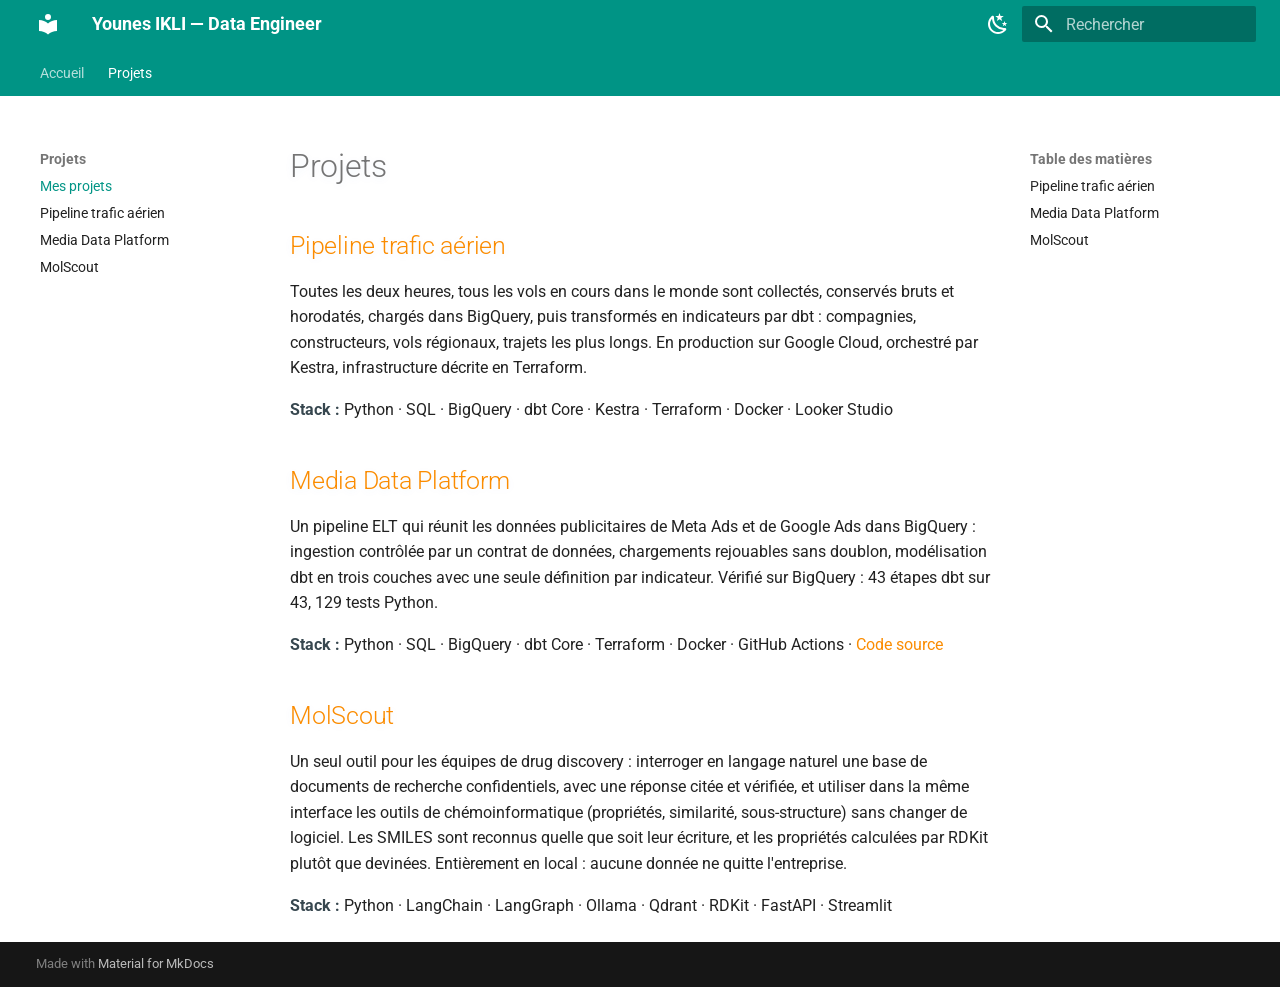
<file: projets/index.html>
<!doctype html>
<html lang="fr" class="no-js">
  <head>
    
      <meta charset="utf-8">
      <meta name="viewport" content="width=device-width,initial-scale=1">
      
        <meta name="description" content="Data Engineer : chaînes de données fiables, testées et mises en production, avec Python, SQL, dbt et le cloud.">
      
      
        <meta name="author" content="Younes IKLI">
      
      
        <link rel="canonical" href="https://y-ikli.github.io/projets/">
      
      
        <link rel="prev" href="..">
      
      
        <link rel="next" href="trafic_aerien/">
      
      
        
      
      
      <link rel="icon" href="../assets/images/favicon.png">
      <meta name="generator" content="mkdocs-1.6.1, mkdocs-material-9.7.7">
    
    
      
        <title>Mes projets - Younes IKLI — Data Engineer</title>
      
    
    
      <link rel="stylesheet" href="../assets/stylesheets/main.ec1eaa64.min.css">
      
        
        <link rel="stylesheet" href="../assets/stylesheets/palette.ab4e12ef.min.css">
      
      


    
    
      
    
    
      
        
        
        <link rel="preconnect" href="https://fonts.gstatic.com" crossorigin>
        <link rel="stylesheet" href="https://fonts.googleapis.com/css?family=Roboto:300,300i,400,400i,700,700i%7CRoboto+Mono:400,400i,700,700i&display=fallback">
        <style>:root{--md-text-font:"Roboto";--md-code-font:"Roboto Mono"}</style>
      
    
    
      <link rel="stylesheet" href="../custom.css">
    
    <script>__md_scope=new URL("..",location),__md_hash=e=>[...e].reduce(((e,_)=>(e<<5)-e+_.charCodeAt(0)),0),__md_get=(e,_=localStorage,t=__md_scope)=>JSON.parse(_.getItem(t.pathname+"."+e)),__md_set=(e,_,t=localStorage,a=__md_scope)=>{try{t.setItem(a.pathname+"."+e,JSON.stringify(_))}catch(e){}}</script>
    
      

    
    
  </head>
  
  
    
    
      
    
    
    
    
    <body dir="ltr" data-md-color-scheme="default" data-md-color-primary="teal" data-md-color-accent="indigo">
  
    
    <input class="md-toggle" data-md-toggle="drawer" type="checkbox" id="__drawer" autocomplete="off">
    <input class="md-toggle" data-md-toggle="search" type="checkbox" id="__search" autocomplete="off">
    <label class="md-overlay" for="__drawer"></label>
    <div data-md-component="skip">
      
        
        <a href="#projets" class="md-skip">
          Aller au contenu
        </a>
      
    </div>
    <div data-md-component="announce">
      
    </div>
    
    
      

<header class="md-header" data-md-component="header">
  <nav class="md-header__inner md-grid" aria-label="En-tête">
    <a href=".." title="Younes IKLI — Data Engineer" class="md-header__button md-logo" aria-label="Younes IKLI — Data Engineer" data-md-component="logo">
      
  
  <svg xmlns="http://www.w3.org/2000/svg" viewBox="0 0 24 24"><path d="M12 8a3 3 0 0 0 3-3 3 3 0 0 0-3-3 3 3 0 0 0-3 3 3 3 0 0 0 3 3m0 3.54C9.64 9.35 6.5 8 3 8v11c3.5 0 6.64 1.35 9 3.54 2.36-2.19 5.5-3.54 9-3.54V8c-3.5 0-6.64 1.35-9 3.54"/></svg>

    </a>
    <label class="md-header__button md-icon" for="__drawer">
      
      <svg xmlns="http://www.w3.org/2000/svg" viewBox="0 0 24 24"><path d="M3 6h18v2H3zm0 5h18v2H3zm0 5h18v2H3z"/></svg>
    </label>
    <div class="md-header__title" data-md-component="header-title">
      <div class="md-header__ellipsis">
        <div class="md-header__topic">
          <span class="md-ellipsis">
            Younes IKLI — Data Engineer
          </span>
        </div>
        <div class="md-header__topic" data-md-component="header-topic">
          <span class="md-ellipsis">
            
              Mes projets
            
          </span>
        </div>
      </div>
    </div>
    
      
        <form class="md-header__option" data-md-component="palette">
  
    
    
    
    <input class="md-option" data-md-color-media="" data-md-color-scheme="default" data-md-color-primary="teal" data-md-color-accent="indigo"  aria-label="Basculer en mode sombre"  type="radio" name="__palette" id="__palette_0">
    
      <label class="md-header__button md-icon" title="Basculer en mode sombre" for="__palette_1" hidden>
        <svg xmlns="http://www.w3.org/2000/svg" viewBox="0 0 24 24"><path d="m17.75 4.09-2.53 1.94.91 3.06-2.63-1.81-2.63 1.81.91-3.06-2.53-1.94L12.44 4l1.06-3 1.06 3zm3.5 6.91-1.64 1.25.59 1.98-1.7-1.17-1.7 1.17.59-1.98L15.75 11l2.06-.05L18.5 9l.69 1.95zm-2.28 4.95c.83-.08 1.72 1.1 1.19 1.85-.32.45-.66.87-1.08 1.27C15.17 23 8.84 23 4.94 19.07c-3.91-3.9-3.91-10.24 0-14.14.4-.4.82-.76 1.27-1.08.75-.53 1.93.36 1.85 1.19-.27 2.86.69 5.83 2.89 8.02a9.96 9.96 0 0 0 8.02 2.89m-1.64 2.02a12.08 12.08 0 0 1-7.8-3.47c-2.17-2.19-3.33-5-3.49-7.82-2.81 3.14-2.7 7.96.31 10.98 3.02 3.01 7.84 3.12 10.98.31"/></svg>
      </label>
    
  
    
    
    
    <input class="md-option" data-md-color-media="" data-md-color-scheme="slate" data-md-color-primary="teal" data-md-color-accent="indigo"  aria-label="Basculer en mode clair"  type="radio" name="__palette" id="__palette_1">
    
      <label class="md-header__button md-icon" title="Basculer en mode clair" for="__palette_0" hidden>
        <svg xmlns="http://www.w3.org/2000/svg" viewBox="0 0 24 24"><path d="M12 7a5 5 0 0 1 5 5 5 5 0 0 1-5 5 5 5 0 0 1-5-5 5 5 0 0 1 5-5m0 2a3 3 0 0 0-3 3 3 3 0 0 0 3 3 3 3 0 0 0 3-3 3 3 0 0 0-3-3m0-7 2.39 3.42C13.65 5.15 12.84 5 12 5s-1.65.15-2.39.42zM3.34 7l4.16-.35A7.2 7.2 0 0 0 5.94 8.5c-.44.74-.69 1.5-.83 2.29zm.02 10 1.76-3.77a7.131 7.131 0 0 0 2.38 4.14zM20.65 7l-1.77 3.79a7.02 7.02 0 0 0-2.38-4.15zm-.01 10-4.14.36c.59-.51 1.12-1.14 1.54-1.86.42-.73.69-1.5.83-2.29zM12 22l-2.41-3.44c.74.27 1.55.44 2.41.44.82 0 1.63-.17 2.37-.44z"/></svg>
      </label>
    
  
</form>
      
    
    
      <script>var palette=__md_get("__palette");if(palette&&palette.color){if("(prefers-color-scheme)"===palette.color.media){var media=matchMedia("(prefers-color-scheme: light)"),input=document.querySelector(media.matches?"[data-md-color-media='(prefers-color-scheme: light)']":"[data-md-color-media='(prefers-color-scheme: dark)']");palette.color.media=input.getAttribute("data-md-color-media"),palette.color.scheme=input.getAttribute("data-md-color-scheme"),palette.color.primary=input.getAttribute("data-md-color-primary"),palette.color.accent=input.getAttribute("data-md-color-accent")}for(var[key,value]of Object.entries(palette.color))document.body.setAttribute("data-md-color-"+key,value)}</script>
    
    
    
      
      
        <label class="md-header__button md-icon" for="__search">
          
          <svg xmlns="http://www.w3.org/2000/svg" viewBox="0 0 24 24"><path d="M9.5 3A6.5 6.5 0 0 1 16 9.5c0 1.61-.59 3.09-1.56 4.23l.27.27h.79l5 5-1.5 1.5-5-5v-.79l-.27-.27A6.52 6.52 0 0 1 9.5 16 6.5 6.5 0 0 1 3 9.5 6.5 6.5 0 0 1 9.5 3m0 2C7 5 5 7 5 9.5S7 14 9.5 14 14 12 14 9.5 12 5 9.5 5"/></svg>
        </label>
        <div class="md-search" data-md-component="search" role="dialog">
  <label class="md-search__overlay" for="__search"></label>
  <div class="md-search__inner" role="search">
    <form class="md-search__form" name="search">
      <input type="text" class="md-search__input" name="query" aria-label="Rechercher" placeholder="Rechercher" autocapitalize="off" autocorrect="off" autocomplete="off" spellcheck="false" data-md-component="search-query" required>
      <label class="md-search__icon md-icon" for="__search">
        
        <svg xmlns="http://www.w3.org/2000/svg" viewBox="0 0 24 24"><path d="M9.5 3A6.5 6.5 0 0 1 16 9.5c0 1.61-.59 3.09-1.56 4.23l.27.27h.79l5 5-1.5 1.5-5-5v-.79l-.27-.27A6.52 6.52 0 0 1 9.5 16 6.5 6.5 0 0 1 3 9.5 6.5 6.5 0 0 1 9.5 3m0 2C7 5 5 7 5 9.5S7 14 9.5 14 14 12 14 9.5 12 5 9.5 5"/></svg>
        
        <svg xmlns="http://www.w3.org/2000/svg" viewBox="0 0 24 24"><path d="M20 11v2H8l5.5 5.5-1.42 1.42L4.16 12l7.92-7.92L13.5 5.5 8 11z"/></svg>
      </label>
      <nav class="md-search__options" aria-label="Recherche">
        
        <button type="reset" class="md-search__icon md-icon" title="Effacer" aria-label="Effacer" tabindex="-1">
          
          <svg xmlns="http://www.w3.org/2000/svg" viewBox="0 0 24 24"><path d="M19 6.41 17.59 5 12 10.59 6.41 5 5 6.41 10.59 12 5 17.59 6.41 19 12 13.41 17.59 19 19 17.59 13.41 12z"/></svg>
        </button>
      </nav>
      
        <div class="md-search__suggest" data-md-component="search-suggest"></div>
      
    </form>
    <div class="md-search__output">
      <div class="md-search__scrollwrap" tabindex="0" data-md-scrollfix>
        <div class="md-search-result" data-md-component="search-result">
          <div class="md-search-result__meta">
            Initialisation de la recherche
          </div>
          <ol class="md-search-result__list" role="presentation"></ol>
        </div>
      </div>
    </div>
  </div>
</div>
      
    
    
  </nav>
  
</header>
    
    <div class="md-container" data-md-component="container">
      
      
        
          
            
<nav class="md-tabs" aria-label="Onglets" data-md-component="tabs">
  <div class="md-grid">
    <ul class="md-tabs__list">
      
        
  
  
  
  
    <li class="md-tabs__item">
      <a href=".." class="md-tabs__link">
        
  
  
    
  
  Accueil

      </a>
    </li>
  

      
        
  
  
  
    
  
  
    
    
      <li class="md-tabs__item md-tabs__item--active">
        <a href="./" class="md-tabs__link">
          
  
  
  Projets

        </a>
      </li>
    
  

      
    </ul>
  </div>
</nav>
          
        
      
      <main class="md-main" data-md-component="main">
        <div class="md-main__inner md-grid">
          
            
              
              <div class="md-sidebar md-sidebar--primary" data-md-component="sidebar" data-md-type="navigation" >
                <div class="md-sidebar__scrollwrap">
                  <div class="md-sidebar__inner">
                    


  


<nav class="md-nav md-nav--primary md-nav--lifted" aria-label="Navigation" data-md-level="0">
  <label class="md-nav__title" for="__drawer">
    <a href=".." title="Younes IKLI — Data Engineer" class="md-nav__button md-logo" aria-label="Younes IKLI — Data Engineer" data-md-component="logo">
      
  
  <svg xmlns="http://www.w3.org/2000/svg" viewBox="0 0 24 24"><path d="M12 8a3 3 0 0 0 3-3 3 3 0 0 0-3-3 3 3 0 0 0-3 3 3 3 0 0 0 3 3m0 3.54C9.64 9.35 6.5 8 3 8v11c3.5 0 6.64 1.35 9 3.54 2.36-2.19 5.5-3.54 9-3.54V8c-3.5 0-6.64 1.35-9 3.54"/></svg>

    </a>
    Younes IKLI — Data Engineer
  </label>
  
  <ul class="md-nav__list" data-md-scrollfix>
    
      
      
  
  
  
  
    <li class="md-nav__item">
      <a href=".." class="md-nav__link">
        
  
  
  <span class="md-ellipsis">
    
  
    Accueil
  

    
  </span>
  
  

      </a>
    </li>
  

    
      
      
  
  
    
  
  
  
    
    
    
    
      
        
        
      
      
        
      
    
    
    <li class="md-nav__item md-nav__item--active md-nav__item--section md-nav__item--nested">
      
        
        
        <input class="md-nav__toggle md-toggle " type="checkbox" id="__nav_2" checked>
        
          
          <label class="md-nav__link" for="__nav_2" id="__nav_2_label" tabindex="">
            
  
  
  <span class="md-ellipsis">
    
  
    Projets
  

    
  </span>
  
  

            <span class="md-nav__icon md-icon"></span>
          </label>
        
        <nav class="md-nav" data-md-level="1" aria-labelledby="__nav_2_label" aria-expanded="true">
          <label class="md-nav__title" for="__nav_2">
            <span class="md-nav__icon md-icon"></span>
            
  
    Projets
  

          </label>
          <ul class="md-nav__list" data-md-scrollfix>
            
              
                
  
  
    
  
  
  
    <li class="md-nav__item md-nav__item--active">
      
      <input class="md-nav__toggle md-toggle" type="checkbox" id="__toc">
      
      
        
      
      
        <label class="md-nav__link md-nav__link--active" for="__toc">
          
  
  
  <span class="md-ellipsis">
    
  
    Mes projets
  

    
  </span>
  
  

          <span class="md-nav__icon md-icon"></span>
        </label>
      
      <a href="./" class="md-nav__link md-nav__link--active">
        
  
  
  <span class="md-ellipsis">
    
  
    Mes projets
  

    
  </span>
  
  

      </a>
      
        

<nav class="md-nav md-nav--secondary" aria-label="Table des matières">
  
  
  
    
  
  
    <label class="md-nav__title" for="__toc">
      <span class="md-nav__icon md-icon"></span>
      Table des matières
    </label>
    <ul class="md-nav__list" data-md-component="toc" data-md-scrollfix>
      
        <li class="md-nav__item">
  <a href="#pipeline-trafic-aerien" class="md-nav__link">
    <span class="md-ellipsis">
      
        Pipeline trafic aérien
      
    </span>
  </a>
  
</li>
      
        <li class="md-nav__item">
  <a href="#media-data-platform" class="md-nav__link">
    <span class="md-ellipsis">
      
        Media Data Platform
      
    </span>
  </a>
  
</li>
      
        <li class="md-nav__item">
  <a href="#molscout" class="md-nav__link">
    <span class="md-ellipsis">
      
        MolScout
      
    </span>
  </a>
  
</li>
      
    </ul>
  
</nav>
      
    </li>
  

              
            
              
                
  
  
  
  
    <li class="md-nav__item">
      <a href="trafic_aerien/" class="md-nav__link">
        
  
  
  <span class="md-ellipsis">
    
  
    Pipeline trafic aérien
  

    
  </span>
  
  

      </a>
    </li>
  

              
            
              
                
  
  
  
  
    <li class="md-nav__item">
      <a href="media_data_platform/" class="md-nav__link">
        
  
  
  <span class="md-ellipsis">
    
  
    Media Data Platform
  

    
  </span>
  
  

      </a>
    </li>
  

              
            
              
                
  
  
  
  
    <li class="md-nav__item">
      <a href="molscout/" class="md-nav__link">
        
  
  
  <span class="md-ellipsis">
    
  
    MolScout
  

    
  </span>
  
  

      </a>
    </li>
  

              
            
          </ul>
        </nav>
      
    </li>
  

    
  </ul>
</nav>
                  </div>
                </div>
              </div>
            
            
              
              <div class="md-sidebar md-sidebar--secondary" data-md-component="sidebar" data-md-type="toc" >
                <div class="md-sidebar__scrollwrap">
                  <div class="md-sidebar__inner">
                    

<nav class="md-nav md-nav--secondary" aria-label="Table des matières">
  
  
  
    
  
  
    <label class="md-nav__title" for="__toc">
      <span class="md-nav__icon md-icon"></span>
      Table des matières
    </label>
    <ul class="md-nav__list" data-md-component="toc" data-md-scrollfix>
      
        <li class="md-nav__item">
  <a href="#pipeline-trafic-aerien" class="md-nav__link">
    <span class="md-ellipsis">
      
        Pipeline trafic aérien
      
    </span>
  </a>
  
</li>
      
        <li class="md-nav__item">
  <a href="#media-data-platform" class="md-nav__link">
    <span class="md-ellipsis">
      
        Media Data Platform
      
    </span>
  </a>
  
</li>
      
        <li class="md-nav__item">
  <a href="#molscout" class="md-nav__link">
    <span class="md-ellipsis">
      
        MolScout
      
    </span>
  </a>
  
</li>
      
    </ul>
  
</nav>
                  </div>
                </div>
              </div>
            
          
          
            <div class="md-content" data-md-component="content">
              
              <article class="md-content__inner md-typeset">
                
                  



<h1 id="projets">Projets<a class="headerlink" href="#projets" title="Permanent link">&para;</a></h1>
<h2 id="pipeline-trafic-aerien"><a href="trafic_aerien/">Pipeline trafic aérien</a><a class="headerlink" href="#pipeline-trafic-aerien" title="Permanent link">&para;</a></h2>
<p>Toutes les deux heures, tous les vols en cours dans le monde sont collectés, conservés bruts et horodatés, chargés dans BigQuery, puis transformés en indicateurs par dbt : compagnies, constructeurs, vols régionaux, trajets les plus longs. En production sur Google Cloud, orchestré par Kestra, infrastructure décrite en Terraform.</p>
<p><strong>Stack :</strong> Python · SQL · BigQuery · dbt Core · Kestra · Terraform · Docker · Looker Studio</p>
<h2 id="media-data-platform"><a href="media_data_platform/">Media Data Platform</a><a class="headerlink" href="#media-data-platform" title="Permanent link">&para;</a></h2>
<p>Un pipeline ELT qui réunit les données publicitaires de Meta Ads et de Google Ads dans BigQuery : ingestion contrôlée par un contrat de données, chargements rejouables sans doublon, modélisation dbt en trois couches avec une seule définition par indicateur. Vérifié sur BigQuery : 43 étapes dbt sur 43, 129 tests Python.</p>
<p><strong>Stack :</strong> Python · SQL · BigQuery · dbt Core · Terraform · Docker · GitHub Actions · <a href="https://github.com/y-ikli/media-data-platform">Code source</a></p>
<h2 id="molscout"><a href="molscout/">MolScout</a><a class="headerlink" href="#molscout" title="Permanent link">&para;</a></h2>
<p>Un seul outil pour les équipes de drug discovery : interroger en langage naturel une base de documents de recherche confidentiels, avec une réponse citée et vérifiée, et utiliser dans la même interface les outils de chémoinformatique (propriétés, similarité, sous-structure) sans changer de logiciel. Les SMILES sont reconnus quelle que soit leur écriture, et les propriétés calculées par RDKit plutôt que devinées. Entièrement en local : aucune donnée ne quitte l'entreprise.</p>
<p><strong>Stack :</strong> Python · LangChain · LangGraph · Ollama · Qdrant · RDKit · FastAPI · Streamlit</p>












                
              </article>
            </div>
          
          
<script>var target=document.getElementById(location.hash.slice(1));target&&target.name&&(target.checked=target.name.startsWith("__tabbed_"))</script>
        </div>
        
          <button type="button" class="md-top md-icon" data-md-component="top" hidden>
  
  <svg xmlns="http://www.w3.org/2000/svg" viewBox="0 0 24 24"><path d="M13 20h-2V8l-5.5 5.5-1.42-1.42L12 4.16l7.92 7.92-1.42 1.42L13 8z"/></svg>
  Retour en haut de la page
</button>
        
      </main>
      
        <footer class="md-footer">
  
  <div class="md-footer-meta md-typeset">
    <div class="md-footer-meta__inner md-grid">
      <div class="md-copyright">
  
  
    Made with
    <a href="https://squidfunk.github.io/mkdocs-material/" target="_blank" rel="noopener">
      Material for MkDocs
    </a>
  
</div>
      
    </div>
  </div>
</footer>
      
    </div>
    <div class="md-dialog" data-md-component="dialog">
      <div class="md-dialog__inner md-typeset"></div>
    </div>
    
    
    
      
      
      <script id="__config" type="application/json">{"annotate": null, "base": "..", "features": ["navigation.tabs", "navigation.sections", "navigation.top", "search.suggest", "search.highlight", "content.code.annotate"], "search": "../assets/javascripts/workers/search.2c215733.min.js", "tags": null, "translations": {"clipboard.copied": "Copi\u00e9 dans le presse-papier", "clipboard.copy": "Copier dans le presse-papier", "search.result.more.one": "1 de plus sur cette page", "search.result.more.other": "# de plus sur cette page", "search.result.none": "Aucun document trouv\u00e9", "search.result.one": "1 document trouv\u00e9", "search.result.other": "# documents trouv\u00e9s", "search.result.placeholder": "Taper pour d\u00e9marrer la recherche", "search.result.term.missing": "Non trouv\u00e9", "select.version": "S\u00e9lectionner la version"}, "version": null}</script>
    
    
      <script src="../assets/javascripts/bundle.d7400e89.min.js"></script>
      
        <script src="../open_external_newtab.js"></script>
      
    
  </body>
</html>
</file>
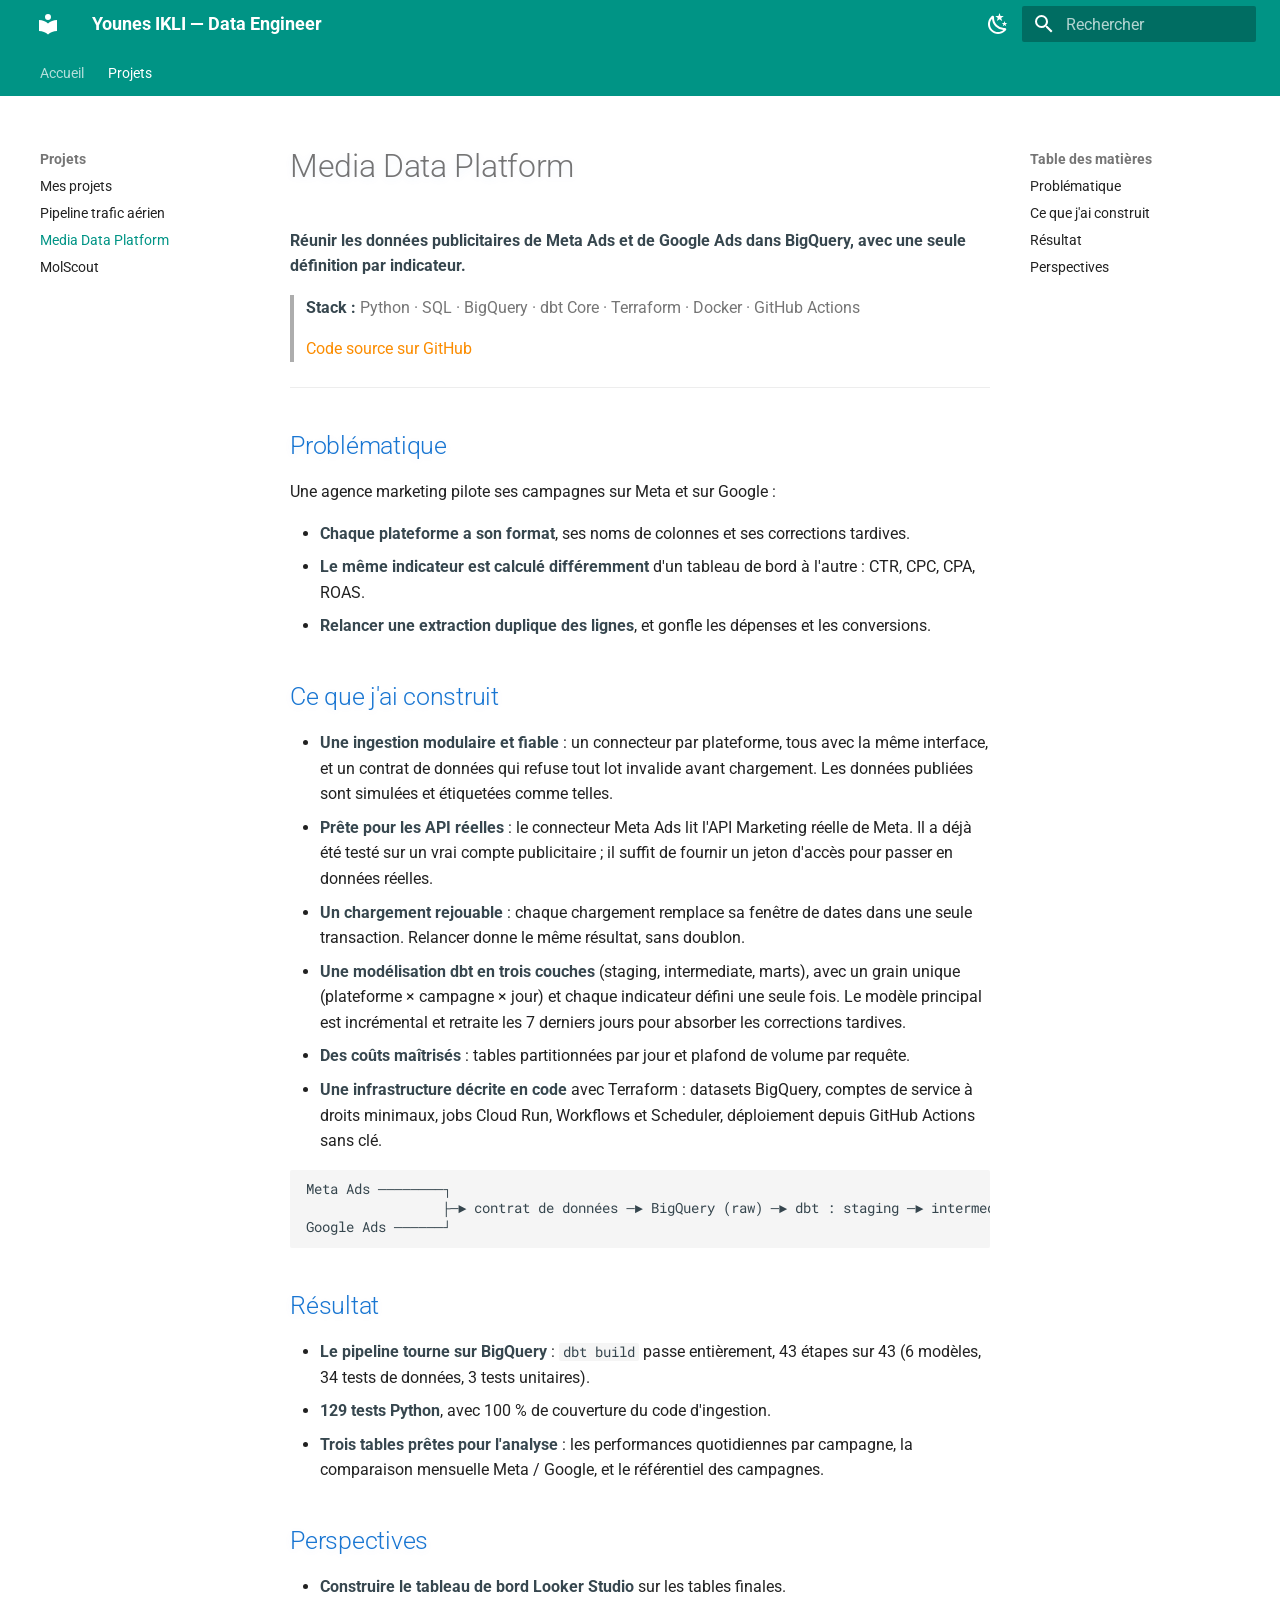
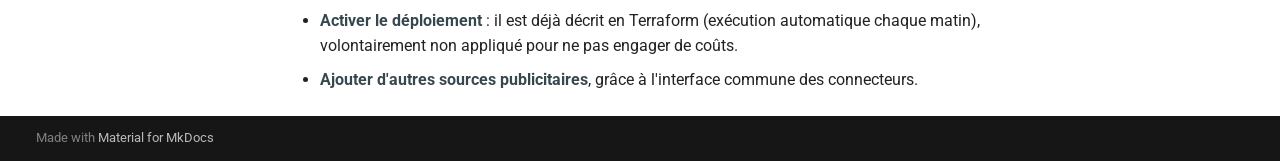
<file: projets/media_data_platform/index.html>
<!doctype html>
<html lang="fr" class="no-js">
  <head>
    
      <meta charset="utf-8">
      <meta name="viewport" content="width=device-width,initial-scale=1">
      
        <meta name="description" content="Data Engineer : chaînes de données fiables, testées et mises en production, avec Python, SQL, dbt et le cloud.">
      
      
        <meta name="author" content="Younes IKLI">
      
      
        <link rel="canonical" href="https://y-ikli.github.io/projets/media_data_platform/">
      
      
        <link rel="prev" href="../trafic_aerien/">
      
      
        <link rel="next" href="../molscout/">
      
      
        
      
      
      <link rel="icon" href="../../assets/images/favicon.png">
      <meta name="generator" content="mkdocs-1.6.1, mkdocs-material-9.7.7">
    
    
      
        <title>Media Data Platform - Younes IKLI — Data Engineer</title>
      
    
    
      <link rel="stylesheet" href="../../assets/stylesheets/main.ec1eaa64.min.css">
      
        
        <link rel="stylesheet" href="../../assets/stylesheets/palette.ab4e12ef.min.css">
      
      


    
    
      
    
    
      
        
        
        <link rel="preconnect" href="https://fonts.gstatic.com" crossorigin>
        <link rel="stylesheet" href="https://fonts.googleapis.com/css?family=Roboto:300,300i,400,400i,700,700i%7CRoboto+Mono:400,400i,700,700i&display=fallback">
        <style>:root{--md-text-font:"Roboto";--md-code-font:"Roboto Mono"}</style>
      
    
    
      <link rel="stylesheet" href="../../custom.css">
    
    <script>__md_scope=new URL("../..",location),__md_hash=e=>[...e].reduce(((e,_)=>(e<<5)-e+_.charCodeAt(0)),0),__md_get=(e,_=localStorage,t=__md_scope)=>JSON.parse(_.getItem(t.pathname+"."+e)),__md_set=(e,_,t=localStorage,a=__md_scope)=>{try{t.setItem(a.pathname+"."+e,JSON.stringify(_))}catch(e){}}</script>
    
      

    
    
  </head>
  
  
    
    
      
    
    
    
    
    <body dir="ltr" data-md-color-scheme="default" data-md-color-primary="teal" data-md-color-accent="indigo">
  
    
    <input class="md-toggle" data-md-toggle="drawer" type="checkbox" id="__drawer" autocomplete="off">
    <input class="md-toggle" data-md-toggle="search" type="checkbox" id="__search" autocomplete="off">
    <label class="md-overlay" for="__drawer"></label>
    <div data-md-component="skip">
      
        
        <a href="#media-data-platform" class="md-skip">
          Aller au contenu
        </a>
      
    </div>
    <div data-md-component="announce">
      
    </div>
    
    
      

<header class="md-header" data-md-component="header">
  <nav class="md-header__inner md-grid" aria-label="En-tête">
    <a href="../.." title="Younes IKLI — Data Engineer" class="md-header__button md-logo" aria-label="Younes IKLI — Data Engineer" data-md-component="logo">
      
  
  <svg xmlns="http://www.w3.org/2000/svg" viewBox="0 0 24 24"><path d="M12 8a3 3 0 0 0 3-3 3 3 0 0 0-3-3 3 3 0 0 0-3 3 3 3 0 0 0 3 3m0 3.54C9.64 9.35 6.5 8 3 8v11c3.5 0 6.64 1.35 9 3.54 2.36-2.19 5.5-3.54 9-3.54V8c-3.5 0-6.64 1.35-9 3.54"/></svg>

    </a>
    <label class="md-header__button md-icon" for="__drawer">
      
      <svg xmlns="http://www.w3.org/2000/svg" viewBox="0 0 24 24"><path d="M3 6h18v2H3zm0 5h18v2H3zm0 5h18v2H3z"/></svg>
    </label>
    <div class="md-header__title" data-md-component="header-title">
      <div class="md-header__ellipsis">
        <div class="md-header__topic">
          <span class="md-ellipsis">
            Younes IKLI — Data Engineer
          </span>
        </div>
        <div class="md-header__topic" data-md-component="header-topic">
          <span class="md-ellipsis">
            
              Media Data Platform
            
          </span>
        </div>
      </div>
    </div>
    
      
        <form class="md-header__option" data-md-component="palette">
  
    
    
    
    <input class="md-option" data-md-color-media="" data-md-color-scheme="default" data-md-color-primary="teal" data-md-color-accent="indigo"  aria-label="Basculer en mode sombre"  type="radio" name="__palette" id="__palette_0">
    
      <label class="md-header__button md-icon" title="Basculer en mode sombre" for="__palette_1" hidden>
        <svg xmlns="http://www.w3.org/2000/svg" viewBox="0 0 24 24"><path d="m17.75 4.09-2.53 1.94.91 3.06-2.63-1.81-2.63 1.81.91-3.06-2.53-1.94L12.44 4l1.06-3 1.06 3zm3.5 6.91-1.64 1.25.59 1.98-1.7-1.17-1.7 1.17.59-1.98L15.75 11l2.06-.05L18.5 9l.69 1.95zm-2.28 4.95c.83-.08 1.72 1.1 1.19 1.85-.32.45-.66.87-1.08 1.27C15.17 23 8.84 23 4.94 19.07c-3.91-3.9-3.91-10.24 0-14.14.4-.4.82-.76 1.27-1.08.75-.53 1.93.36 1.85 1.19-.27 2.86.69 5.83 2.89 8.02a9.96 9.96 0 0 0 8.02 2.89m-1.64 2.02a12.08 12.08 0 0 1-7.8-3.47c-2.17-2.19-3.33-5-3.49-7.82-2.81 3.14-2.7 7.96.31 10.98 3.02 3.01 7.84 3.12 10.98.31"/></svg>
      </label>
    
  
    
    
    
    <input class="md-option" data-md-color-media="" data-md-color-scheme="slate" data-md-color-primary="teal" data-md-color-accent="indigo"  aria-label="Basculer en mode clair"  type="radio" name="__palette" id="__palette_1">
    
      <label class="md-header__button md-icon" title="Basculer en mode clair" for="__palette_0" hidden>
        <svg xmlns="http://www.w3.org/2000/svg" viewBox="0 0 24 24"><path d="M12 7a5 5 0 0 1 5 5 5 5 0 0 1-5 5 5 5 0 0 1-5-5 5 5 0 0 1 5-5m0 2a3 3 0 0 0-3 3 3 3 0 0 0 3 3 3 3 0 0 0 3-3 3 3 0 0 0-3-3m0-7 2.39 3.42C13.65 5.15 12.84 5 12 5s-1.65.15-2.39.42zM3.34 7l4.16-.35A7.2 7.2 0 0 0 5.94 8.5c-.44.74-.69 1.5-.83 2.29zm.02 10 1.76-3.77a7.131 7.131 0 0 0 2.38 4.14zM20.65 7l-1.77 3.79a7.02 7.02 0 0 0-2.38-4.15zm-.01 10-4.14.36c.59-.51 1.12-1.14 1.54-1.86.42-.73.69-1.5.83-2.29zM12 22l-2.41-3.44c.74.27 1.55.44 2.41.44.82 0 1.63-.17 2.37-.44z"/></svg>
      </label>
    
  
</form>
      
    
    
      <script>var palette=__md_get("__palette");if(palette&&palette.color){if("(prefers-color-scheme)"===palette.color.media){var media=matchMedia("(prefers-color-scheme: light)"),input=document.querySelector(media.matches?"[data-md-color-media='(prefers-color-scheme: light)']":"[data-md-color-media='(prefers-color-scheme: dark)']");palette.color.media=input.getAttribute("data-md-color-media"),palette.color.scheme=input.getAttribute("data-md-color-scheme"),palette.color.primary=input.getAttribute("data-md-color-primary"),palette.color.accent=input.getAttribute("data-md-color-accent")}for(var[key,value]of Object.entries(palette.color))document.body.setAttribute("data-md-color-"+key,value)}</script>
    
    
    
      
      
        <label class="md-header__button md-icon" for="__search">
          
          <svg xmlns="http://www.w3.org/2000/svg" viewBox="0 0 24 24"><path d="M9.5 3A6.5 6.5 0 0 1 16 9.5c0 1.61-.59 3.09-1.56 4.23l.27.27h.79l5 5-1.5 1.5-5-5v-.79l-.27-.27A6.52 6.52 0 0 1 9.5 16 6.5 6.5 0 0 1 3 9.5 6.5 6.5 0 0 1 9.5 3m0 2C7 5 5 7 5 9.5S7 14 9.5 14 14 12 14 9.5 12 5 9.5 5"/></svg>
        </label>
        <div class="md-search" data-md-component="search" role="dialog">
  <label class="md-search__overlay" for="__search"></label>
  <div class="md-search__inner" role="search">
    <form class="md-search__form" name="search">
      <input type="text" class="md-search__input" name="query" aria-label="Rechercher" placeholder="Rechercher" autocapitalize="off" autocorrect="off" autocomplete="off" spellcheck="false" data-md-component="search-query" required>
      <label class="md-search__icon md-icon" for="__search">
        
        <svg xmlns="http://www.w3.org/2000/svg" viewBox="0 0 24 24"><path d="M9.5 3A6.5 6.5 0 0 1 16 9.5c0 1.61-.59 3.09-1.56 4.23l.27.27h.79l5 5-1.5 1.5-5-5v-.79l-.27-.27A6.52 6.52 0 0 1 9.5 16 6.5 6.5 0 0 1 3 9.5 6.5 6.5 0 0 1 9.5 3m0 2C7 5 5 7 5 9.5S7 14 9.5 14 14 12 14 9.5 12 5 9.5 5"/></svg>
        
        <svg xmlns="http://www.w3.org/2000/svg" viewBox="0 0 24 24"><path d="M20 11v2H8l5.5 5.5-1.42 1.42L4.16 12l7.92-7.92L13.5 5.5 8 11z"/></svg>
      </label>
      <nav class="md-search__options" aria-label="Recherche">
        
        <button type="reset" class="md-search__icon md-icon" title="Effacer" aria-label="Effacer" tabindex="-1">
          
          <svg xmlns="http://www.w3.org/2000/svg" viewBox="0 0 24 24"><path d="M19 6.41 17.59 5 12 10.59 6.41 5 5 6.41 10.59 12 5 17.59 6.41 19 12 13.41 17.59 19 19 17.59 13.41 12z"/></svg>
        </button>
      </nav>
      
        <div class="md-search__suggest" data-md-component="search-suggest"></div>
      
    </form>
    <div class="md-search__output">
      <div class="md-search__scrollwrap" tabindex="0" data-md-scrollfix>
        <div class="md-search-result" data-md-component="search-result">
          <div class="md-search-result__meta">
            Initialisation de la recherche
          </div>
          <ol class="md-search-result__list" role="presentation"></ol>
        </div>
      </div>
    </div>
  </div>
</div>
      
    
    
  </nav>
  
</header>
    
    <div class="md-container" data-md-component="container">
      
      
        
          
            
<nav class="md-tabs" aria-label="Onglets" data-md-component="tabs">
  <div class="md-grid">
    <ul class="md-tabs__list">
      
        
  
  
  
  
    <li class="md-tabs__item">
      <a href="../.." class="md-tabs__link">
        
  
  
    
  
  Accueil

      </a>
    </li>
  

      
        
  
  
  
    
  
  
    
    
      <li class="md-tabs__item md-tabs__item--active">
        <a href="../" class="md-tabs__link">
          
  
  
  Projets

        </a>
      </li>
    
  

      
    </ul>
  </div>
</nav>
          
        
      
      <main class="md-main" data-md-component="main">
        <div class="md-main__inner md-grid">
          
            
              
              <div class="md-sidebar md-sidebar--primary" data-md-component="sidebar" data-md-type="navigation" >
                <div class="md-sidebar__scrollwrap">
                  <div class="md-sidebar__inner">
                    


  


<nav class="md-nav md-nav--primary md-nav--lifted" aria-label="Navigation" data-md-level="0">
  <label class="md-nav__title" for="__drawer">
    <a href="../.." title="Younes IKLI — Data Engineer" class="md-nav__button md-logo" aria-label="Younes IKLI — Data Engineer" data-md-component="logo">
      
  
  <svg xmlns="http://www.w3.org/2000/svg" viewBox="0 0 24 24"><path d="M12 8a3 3 0 0 0 3-3 3 3 0 0 0-3-3 3 3 0 0 0-3 3 3 3 0 0 0 3 3m0 3.54C9.64 9.35 6.5 8 3 8v11c3.5 0 6.64 1.35 9 3.54 2.36-2.19 5.5-3.54 9-3.54V8c-3.5 0-6.64 1.35-9 3.54"/></svg>

    </a>
    Younes IKLI — Data Engineer
  </label>
  
  <ul class="md-nav__list" data-md-scrollfix>
    
      
      
  
  
  
  
    <li class="md-nav__item">
      <a href="../.." class="md-nav__link">
        
  
  
  <span class="md-ellipsis">
    
  
    Accueil
  

    
  </span>
  
  

      </a>
    </li>
  

    
      
      
  
  
    
  
  
  
    
    
    
    
      
        
        
      
      
        
      
    
    
    <li class="md-nav__item md-nav__item--active md-nav__item--section md-nav__item--nested">
      
        
        
        <input class="md-nav__toggle md-toggle " type="checkbox" id="__nav_2" checked>
        
          
          <label class="md-nav__link" for="__nav_2" id="__nav_2_label" tabindex="">
            
  
  
  <span class="md-ellipsis">
    
  
    Projets
  

    
  </span>
  
  

            <span class="md-nav__icon md-icon"></span>
          </label>
        
        <nav class="md-nav" data-md-level="1" aria-labelledby="__nav_2_label" aria-expanded="true">
          <label class="md-nav__title" for="__nav_2">
            <span class="md-nav__icon md-icon"></span>
            
  
    Projets
  

          </label>
          <ul class="md-nav__list" data-md-scrollfix>
            
              
                
  
  
  
  
    <li class="md-nav__item">
      <a href="../" class="md-nav__link">
        
  
  
  <span class="md-ellipsis">
    
  
    Mes projets
  

    
  </span>
  
  

      </a>
    </li>
  

              
            
              
                
  
  
  
  
    <li class="md-nav__item">
      <a href="../trafic_aerien/" class="md-nav__link">
        
  
  
  <span class="md-ellipsis">
    
  
    Pipeline trafic aérien
  

    
  </span>
  
  

      </a>
    </li>
  

              
            
              
                
  
  
    
  
  
  
    <li class="md-nav__item md-nav__item--active">
      
      <input class="md-nav__toggle md-toggle" type="checkbox" id="__toc">
      
      
        
      
      
        <label class="md-nav__link md-nav__link--active" for="__toc">
          
  
  
  <span class="md-ellipsis">
    
  
    Media Data Platform
  

    
  </span>
  
  

          <span class="md-nav__icon md-icon"></span>
        </label>
      
      <a href="./" class="md-nav__link md-nav__link--active">
        
  
  
  <span class="md-ellipsis">
    
  
    Media Data Platform
  

    
  </span>
  
  

      </a>
      
        

<nav class="md-nav md-nav--secondary" aria-label="Table des matières">
  
  
  
    
  
  
    <label class="md-nav__title" for="__toc">
      <span class="md-nav__icon md-icon"></span>
      Table des matières
    </label>
    <ul class="md-nav__list" data-md-component="toc" data-md-scrollfix>
      
        <li class="md-nav__item">
  <a href="#problematique" class="md-nav__link">
    <span class="md-ellipsis">
      
        Problématique
      
    </span>
  </a>
  
</li>
      
        <li class="md-nav__item">
  <a href="#ce-que-jai-construit" class="md-nav__link">
    <span class="md-ellipsis">
      
        Ce que j'ai construit
      
    </span>
  </a>
  
</li>
      
        <li class="md-nav__item">
  <a href="#resultat" class="md-nav__link">
    <span class="md-ellipsis">
      
        Résultat
      
    </span>
  </a>
  
</li>
      
        <li class="md-nav__item">
  <a href="#perspectives" class="md-nav__link">
    <span class="md-ellipsis">
      
        Perspectives
      
    </span>
  </a>
  
</li>
      
    </ul>
  
</nav>
      
    </li>
  

              
            
              
                
  
  
  
  
    <li class="md-nav__item">
      <a href="../molscout/" class="md-nav__link">
        
  
  
  <span class="md-ellipsis">
    
  
    MolScout
  

    
  </span>
  
  

      </a>
    </li>
  

              
            
          </ul>
        </nav>
      
    </li>
  

    
  </ul>
</nav>
                  </div>
                </div>
              </div>
            
            
              
              <div class="md-sidebar md-sidebar--secondary" data-md-component="sidebar" data-md-type="toc" >
                <div class="md-sidebar__scrollwrap">
                  <div class="md-sidebar__inner">
                    

<nav class="md-nav md-nav--secondary" aria-label="Table des matières">
  
  
  
    
  
  
    <label class="md-nav__title" for="__toc">
      <span class="md-nav__icon md-icon"></span>
      Table des matières
    </label>
    <ul class="md-nav__list" data-md-component="toc" data-md-scrollfix>
      
        <li class="md-nav__item">
  <a href="#problematique" class="md-nav__link">
    <span class="md-ellipsis">
      
        Problématique
      
    </span>
  </a>
  
</li>
      
        <li class="md-nav__item">
  <a href="#ce-que-jai-construit" class="md-nav__link">
    <span class="md-ellipsis">
      
        Ce que j'ai construit
      
    </span>
  </a>
  
</li>
      
        <li class="md-nav__item">
  <a href="#resultat" class="md-nav__link">
    <span class="md-ellipsis">
      
        Résultat
      
    </span>
  </a>
  
</li>
      
        <li class="md-nav__item">
  <a href="#perspectives" class="md-nav__link">
    <span class="md-ellipsis">
      
        Perspectives
      
    </span>
  </a>
  
</li>
      
    </ul>
  
</nav>
                  </div>
                </div>
              </div>
            
          
          
            <div class="md-content" data-md-component="content">
              
              <article class="md-content__inner md-typeset">
                
                  



<h1 id="media-data-platform">Media Data Platform<a class="headerlink" href="#media-data-platform" title="Permanent link">&para;</a></h1>
<p><strong>Réunir les données publicitaires de Meta Ads et de Google Ads dans BigQuery, avec une seule définition par indicateur.</strong></p>
<blockquote>
<p><strong>Stack :</strong> Python · SQL · BigQuery · dbt Core · Terraform · Docker · GitHub Actions</p>
<p><a href="https://github.com/y-ikli/media-data-platform">Code source sur GitHub</a></p>
</blockquote>
<hr />
<h2 id="problematique">Problématique<a class="headerlink" href="#problematique" title="Permanent link">&para;</a></h2>
<p>Une agence marketing pilote ses campagnes sur Meta et sur Google :</p>
<ul>
<li><strong>Chaque plateforme a son format</strong>, ses noms de colonnes et ses corrections tardives.</li>
<li><strong>Le même indicateur est calculé différemment</strong> d'un tableau de bord à l'autre : CTR, CPC, CPA, ROAS.</li>
<li><strong>Relancer une extraction duplique des lignes</strong>, et gonfle les dépenses et les conversions.</li>
</ul>
<h2 id="ce-que-jai-construit">Ce que j'ai construit<a class="headerlink" href="#ce-que-jai-construit" title="Permanent link">&para;</a></h2>
<ul>
<li><strong>Une ingestion modulaire et fiable</strong> : un connecteur par plateforme, tous avec la même interface, et un contrat de données qui refuse tout lot invalide avant chargement. Les données publiées sont simulées et étiquetées comme telles.</li>
<li><strong>Prête pour les API réelles</strong> : le connecteur Meta Ads lit l'API Marketing réelle de Meta. Il a déjà été testé sur un vrai compte publicitaire ; il suffit de fournir un jeton d'accès pour passer en données réelles.</li>
<li><strong>Un chargement rejouable</strong> : chaque chargement remplace sa fenêtre de dates dans une seule transaction. Relancer donne le même résultat, sans doublon.</li>
<li><strong>Une modélisation dbt en trois couches</strong> (staging, intermediate, marts), avec un grain unique (plateforme × campagne × jour) et chaque indicateur défini une seule fois. Le modèle principal est incrémental et retraite les 7 derniers jours pour absorber les corrections tardives.</li>
<li><strong>Des coûts maîtrisés</strong> : tables partitionnées par jour et plafond de volume par requête.</li>
<li><strong>Une infrastructure décrite en code</strong> avec Terraform : datasets BigQuery, comptes de service à droits minimaux, jobs Cloud Run, Workflows et Scheduler, déploiement depuis GitHub Actions sans clé.</li>
</ul>
<div class="highlight"><pre><span></span><code>Meta Ads ────────┐
                 ├─► contrat de données ─► BigQuery (raw) ─► dbt : staging ─► intermediate ─► marts
Google Ads ──────┘
</code></pre></div>
<h2 id="resultat">Résultat<a class="headerlink" href="#resultat" title="Permanent link">&para;</a></h2>
<ul>
<li><strong>Le pipeline tourne sur BigQuery</strong> : <code>dbt build</code> passe entièrement, 43 étapes sur 43 (6 modèles, 34 tests de données, 3 tests unitaires).</li>
<li><strong>129 tests Python</strong>, avec 100 % de couverture du code d'ingestion.</li>
<li><strong>Trois tables prêtes pour l'analyse</strong> : les performances quotidiennes par campagne, la comparaison mensuelle Meta / Google, et le référentiel des campagnes.</li>
</ul>
<h2 id="perspectives">Perspectives<a class="headerlink" href="#perspectives" title="Permanent link">&para;</a></h2>
<ul>
<li><strong>Construire le tableau de bord Looker Studio</strong> sur les tables finales.</li>
<li><strong>Activer le déploiement</strong> : il est déjà décrit en Terraform (exécution automatique chaque matin), volontairement non appliqué pour ne pas engager de coûts.</li>
<li><strong>Ajouter d'autres sources publicitaires</strong>, grâce à l'interface commune des connecteurs.</li>
</ul>












                
              </article>
            </div>
          
          
<script>var target=document.getElementById(location.hash.slice(1));target&&target.name&&(target.checked=target.name.startsWith("__tabbed_"))</script>
        </div>
        
          <button type="button" class="md-top md-icon" data-md-component="top" hidden>
  
  <svg xmlns="http://www.w3.org/2000/svg" viewBox="0 0 24 24"><path d="M13 20h-2V8l-5.5 5.5-1.42-1.42L12 4.16l7.92 7.92-1.42 1.42L13 8z"/></svg>
  Retour en haut de la page
</button>
        
      </main>
      
        <footer class="md-footer">
  
  <div class="md-footer-meta md-typeset">
    <div class="md-footer-meta__inner md-grid">
      <div class="md-copyright">
  
  
    Made with
    <a href="https://squidfunk.github.io/mkdocs-material/" target="_blank" rel="noopener">
      Material for MkDocs
    </a>
  
</div>
      
    </div>
  </div>
</footer>
      
    </div>
    <div class="md-dialog" data-md-component="dialog">
      <div class="md-dialog__inner md-typeset"></div>
    </div>
    
    
    
      
      
      <script id="__config" type="application/json">{"annotate": null, "base": "../..", "features": ["navigation.tabs", "navigation.sections", "navigation.top", "search.suggest", "search.highlight", "content.code.annotate"], "search": "../../assets/javascripts/workers/search.2c215733.min.js", "tags": null, "translations": {"clipboard.copied": "Copi\u00e9 dans le presse-papier", "clipboard.copy": "Copier dans le presse-papier", "search.result.more.one": "1 de plus sur cette page", "search.result.more.other": "# de plus sur cette page", "search.result.none": "Aucun document trouv\u00e9", "search.result.one": "1 document trouv\u00e9", "search.result.other": "# documents trouv\u00e9s", "search.result.placeholder": "Taper pour d\u00e9marrer la recherche", "search.result.term.missing": "Non trouv\u00e9", "select.version": "S\u00e9lectionner la version"}, "version": null}</script>
    
    
      <script src="../../assets/javascripts/bundle.d7400e89.min.js"></script>
      
        <script src="../../open_external_newtab.js"></script>
      
    
  </body>
</html>
</file>
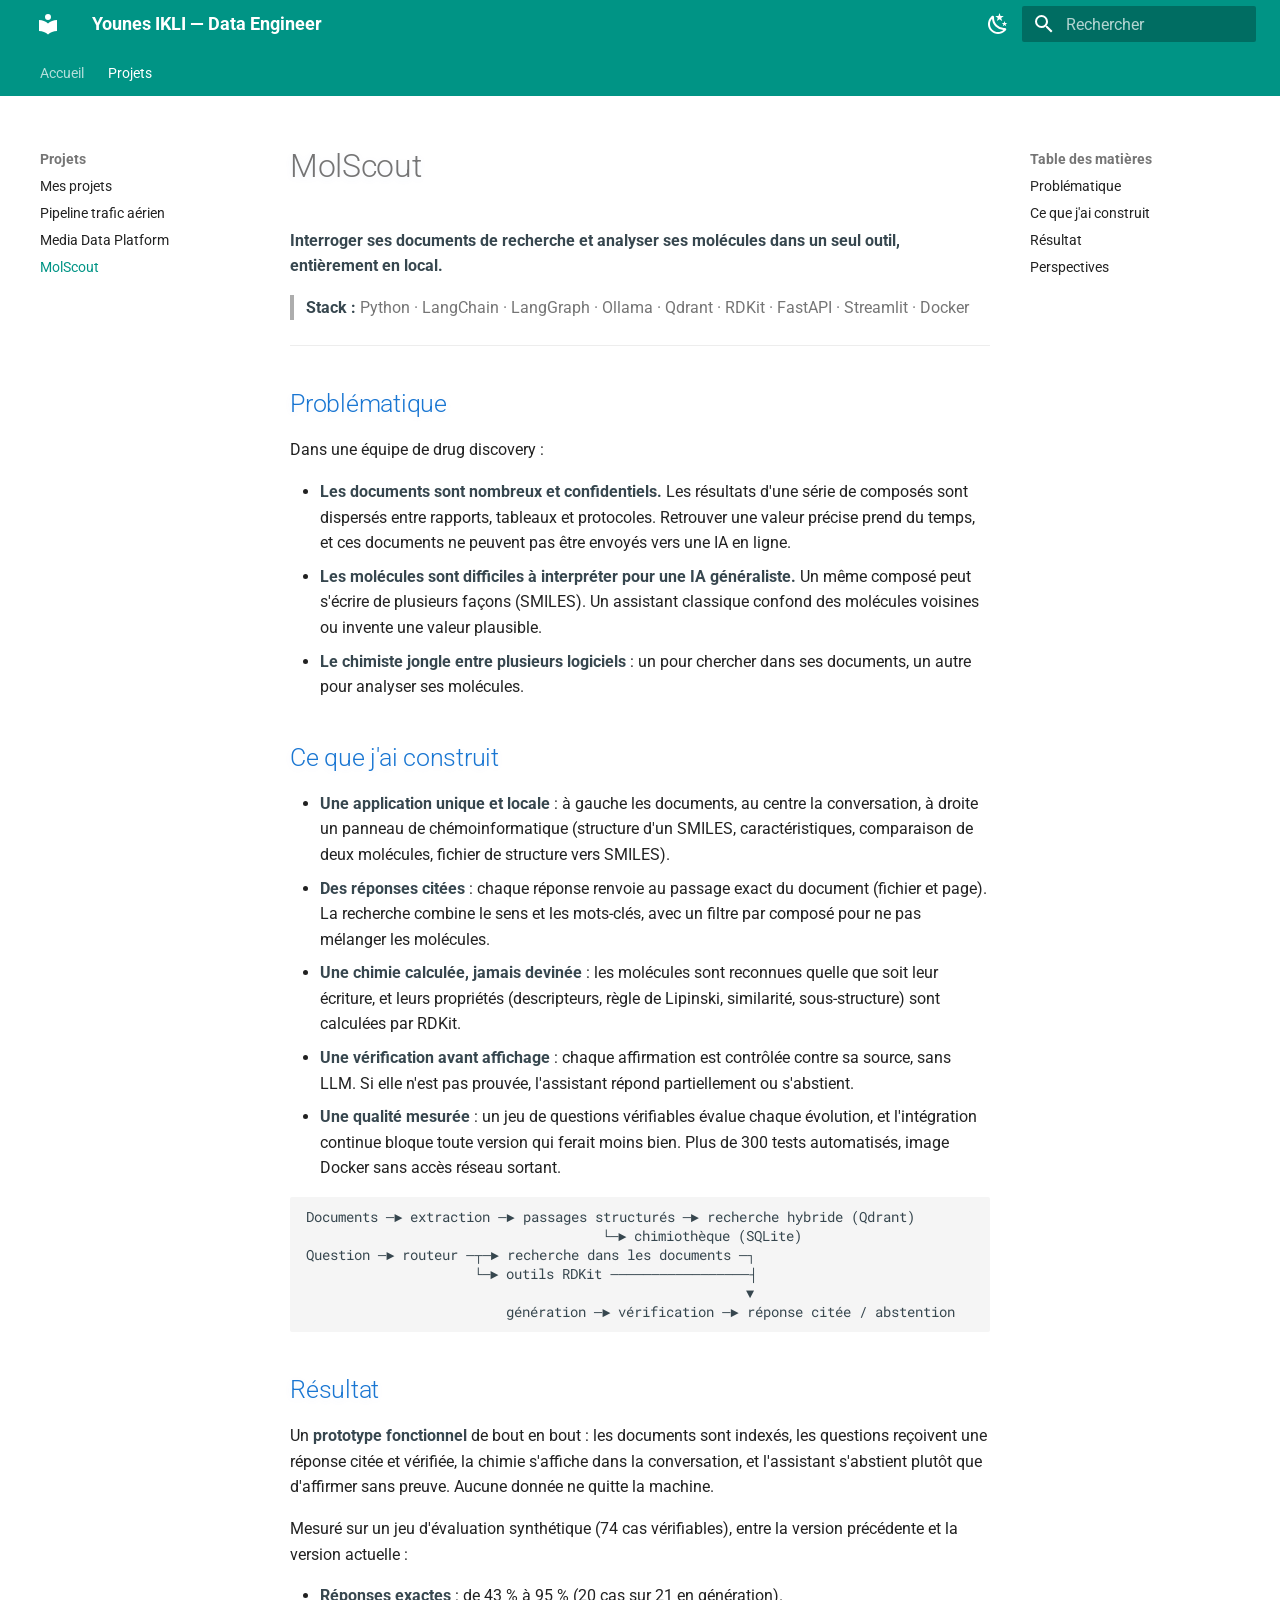
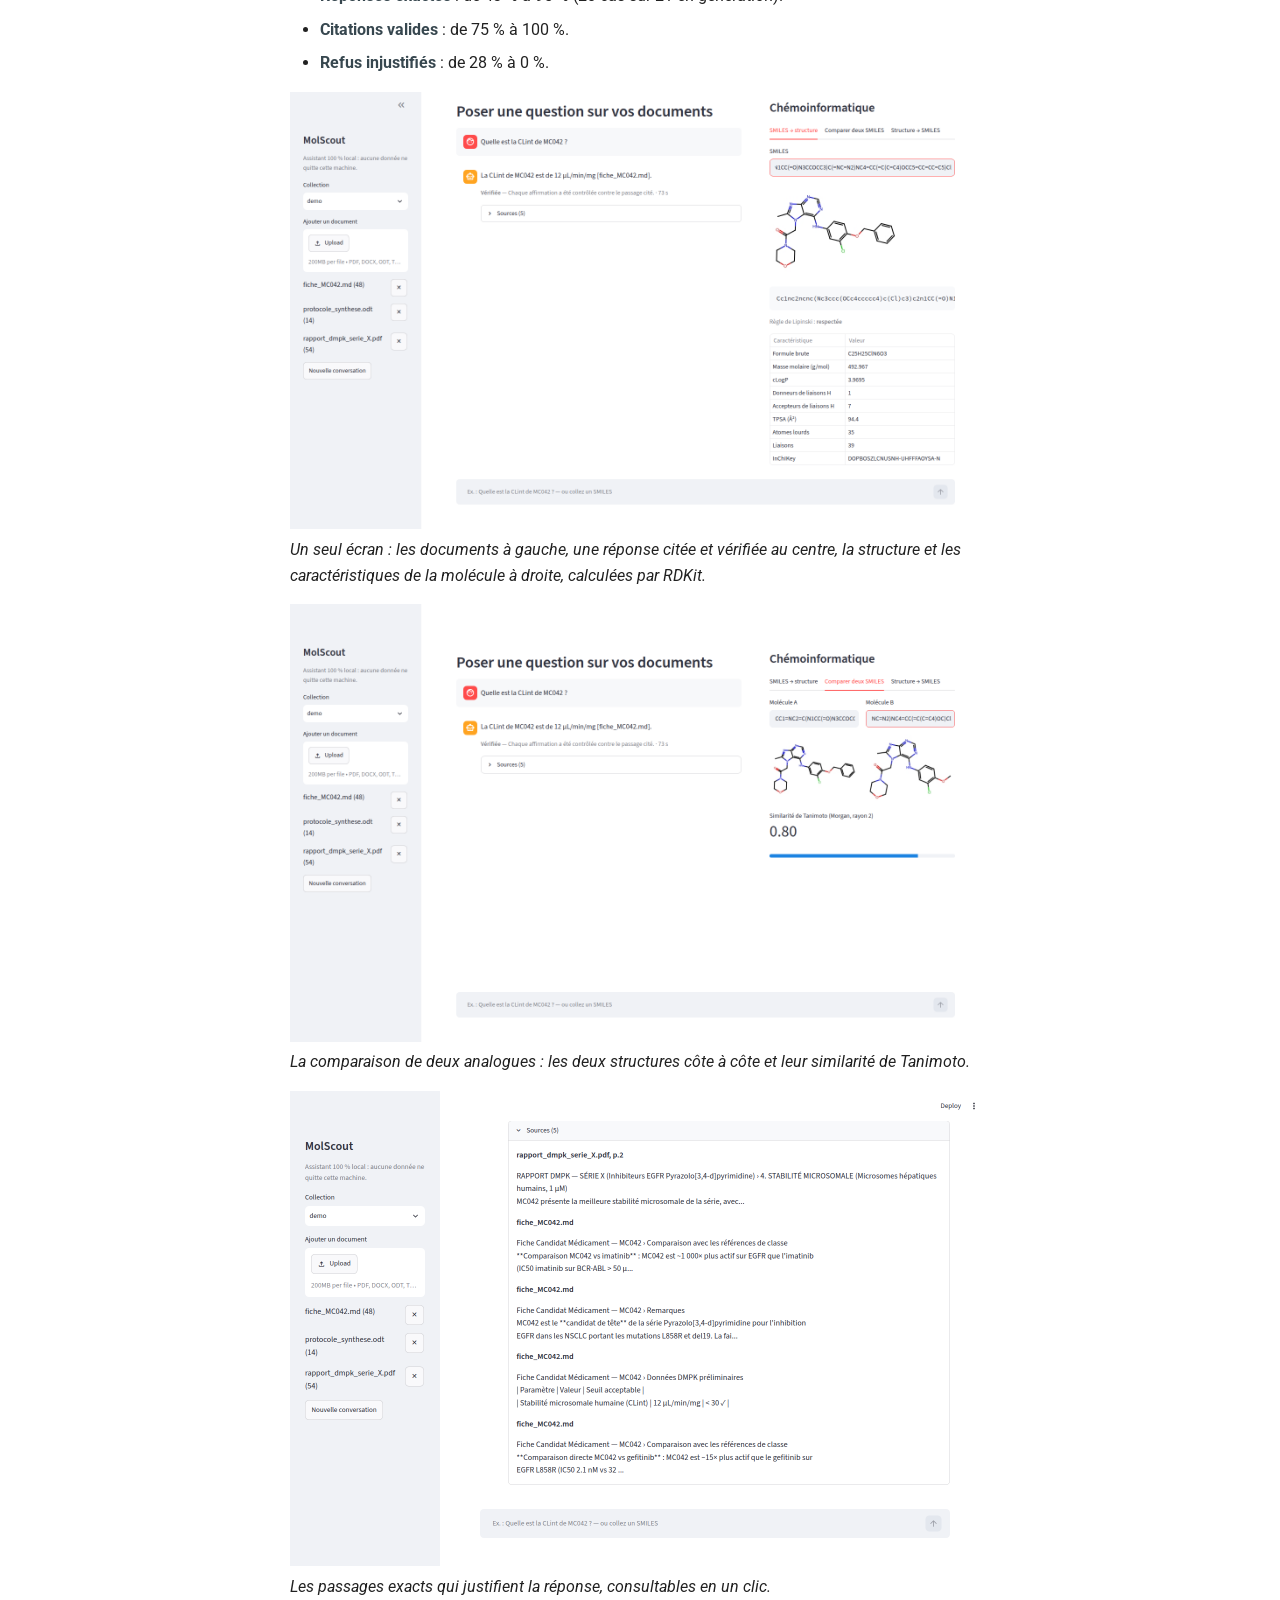
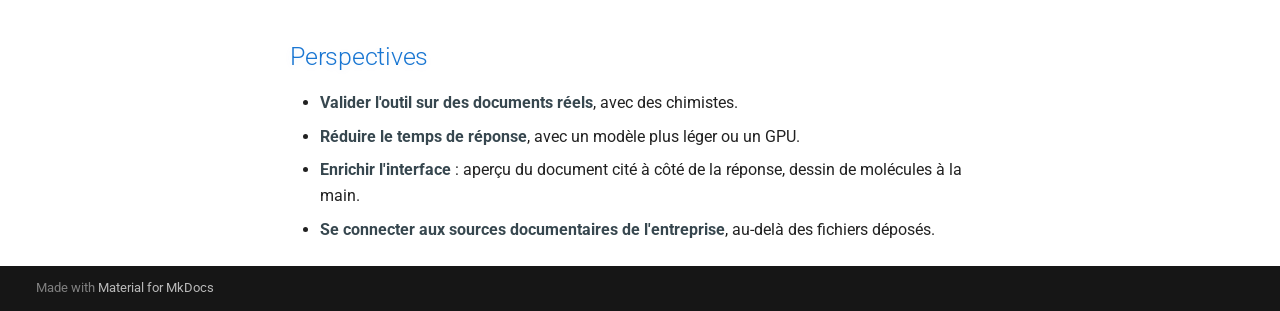
<file: projets/molscout/index.html>
<!doctype html>
<html lang="fr" class="no-js">
  <head>
    
      <meta charset="utf-8">
      <meta name="viewport" content="width=device-width,initial-scale=1">
      
        <meta name="description" content="Data Engineer : chaînes de données fiables, testées et mises en production, avec Python, SQL, dbt et le cloud.">
      
      
        <meta name="author" content="Younes IKLI">
      
      
        <link rel="canonical" href="https://y-ikli.github.io/projets/molscout/">
      
      
        <link rel="prev" href="../media_data_platform/">
      
      
      
        
      
      
      <link rel="icon" href="../../assets/images/favicon.png">
      <meta name="generator" content="mkdocs-1.6.1, mkdocs-material-9.7.7">
    
    
      
        <title>MolScout - Younes IKLI — Data Engineer</title>
      
    
    
      <link rel="stylesheet" href="../../assets/stylesheets/main.ec1eaa64.min.css">
      
        
        <link rel="stylesheet" href="../../assets/stylesheets/palette.ab4e12ef.min.css">
      
      


    
    
      
    
    
      
        
        
        <link rel="preconnect" href="https://fonts.gstatic.com" crossorigin>
        <link rel="stylesheet" href="https://fonts.googleapis.com/css?family=Roboto:300,300i,400,400i,700,700i%7CRoboto+Mono:400,400i,700,700i&display=fallback">
        <style>:root{--md-text-font:"Roboto";--md-code-font:"Roboto Mono"}</style>
      
    
    
      <link rel="stylesheet" href="../../custom.css">
    
    <script>__md_scope=new URL("../..",location),__md_hash=e=>[...e].reduce(((e,_)=>(e<<5)-e+_.charCodeAt(0)),0),__md_get=(e,_=localStorage,t=__md_scope)=>JSON.parse(_.getItem(t.pathname+"."+e)),__md_set=(e,_,t=localStorage,a=__md_scope)=>{try{t.setItem(a.pathname+"."+e,JSON.stringify(_))}catch(e){}}</script>
    
      

    
    
  </head>
  
  
    
    
      
    
    
    
    
    <body dir="ltr" data-md-color-scheme="default" data-md-color-primary="teal" data-md-color-accent="indigo">
  
    
    <input class="md-toggle" data-md-toggle="drawer" type="checkbox" id="__drawer" autocomplete="off">
    <input class="md-toggle" data-md-toggle="search" type="checkbox" id="__search" autocomplete="off">
    <label class="md-overlay" for="__drawer"></label>
    <div data-md-component="skip">
      
        
        <a href="#molscout" class="md-skip">
          Aller au contenu
        </a>
      
    </div>
    <div data-md-component="announce">
      
    </div>
    
    
      

<header class="md-header" data-md-component="header">
  <nav class="md-header__inner md-grid" aria-label="En-tête">
    <a href="../.." title="Younes IKLI — Data Engineer" class="md-header__button md-logo" aria-label="Younes IKLI — Data Engineer" data-md-component="logo">
      
  
  <svg xmlns="http://www.w3.org/2000/svg" viewBox="0 0 24 24"><path d="M12 8a3 3 0 0 0 3-3 3 3 0 0 0-3-3 3 3 0 0 0-3 3 3 3 0 0 0 3 3m0 3.54C9.64 9.35 6.5 8 3 8v11c3.5 0 6.64 1.35 9 3.54 2.36-2.19 5.5-3.54 9-3.54V8c-3.5 0-6.64 1.35-9 3.54"/></svg>

    </a>
    <label class="md-header__button md-icon" for="__drawer">
      
      <svg xmlns="http://www.w3.org/2000/svg" viewBox="0 0 24 24"><path d="M3 6h18v2H3zm0 5h18v2H3zm0 5h18v2H3z"/></svg>
    </label>
    <div class="md-header__title" data-md-component="header-title">
      <div class="md-header__ellipsis">
        <div class="md-header__topic">
          <span class="md-ellipsis">
            Younes IKLI — Data Engineer
          </span>
        </div>
        <div class="md-header__topic" data-md-component="header-topic">
          <span class="md-ellipsis">
            
              MolScout
            
          </span>
        </div>
      </div>
    </div>
    
      
        <form class="md-header__option" data-md-component="palette">
  
    
    
    
    <input class="md-option" data-md-color-media="" data-md-color-scheme="default" data-md-color-primary="teal" data-md-color-accent="indigo"  aria-label="Basculer en mode sombre"  type="radio" name="__palette" id="__palette_0">
    
      <label class="md-header__button md-icon" title="Basculer en mode sombre" for="__palette_1" hidden>
        <svg xmlns="http://www.w3.org/2000/svg" viewBox="0 0 24 24"><path d="m17.75 4.09-2.53 1.94.91 3.06-2.63-1.81-2.63 1.81.91-3.06-2.53-1.94L12.44 4l1.06-3 1.06 3zm3.5 6.91-1.64 1.25.59 1.98-1.7-1.17-1.7 1.17.59-1.98L15.75 11l2.06-.05L18.5 9l.69 1.95zm-2.28 4.95c.83-.08 1.72 1.1 1.19 1.85-.32.45-.66.87-1.08 1.27C15.17 23 8.84 23 4.94 19.07c-3.91-3.9-3.91-10.24 0-14.14.4-.4.82-.76 1.27-1.08.75-.53 1.93.36 1.85 1.19-.27 2.86.69 5.83 2.89 8.02a9.96 9.96 0 0 0 8.02 2.89m-1.64 2.02a12.08 12.08 0 0 1-7.8-3.47c-2.17-2.19-3.33-5-3.49-7.82-2.81 3.14-2.7 7.96.31 10.98 3.02 3.01 7.84 3.12 10.98.31"/></svg>
      </label>
    
  
    
    
    
    <input class="md-option" data-md-color-media="" data-md-color-scheme="slate" data-md-color-primary="teal" data-md-color-accent="indigo"  aria-label="Basculer en mode clair"  type="radio" name="__palette" id="__palette_1">
    
      <label class="md-header__button md-icon" title="Basculer en mode clair" for="__palette_0" hidden>
        <svg xmlns="http://www.w3.org/2000/svg" viewBox="0 0 24 24"><path d="M12 7a5 5 0 0 1 5 5 5 5 0 0 1-5 5 5 5 0 0 1-5-5 5 5 0 0 1 5-5m0 2a3 3 0 0 0-3 3 3 3 0 0 0 3 3 3 3 0 0 0 3-3 3 3 0 0 0-3-3m0-7 2.39 3.42C13.65 5.15 12.84 5 12 5s-1.65.15-2.39.42zM3.34 7l4.16-.35A7.2 7.2 0 0 0 5.94 8.5c-.44.74-.69 1.5-.83 2.29zm.02 10 1.76-3.77a7.131 7.131 0 0 0 2.38 4.14zM20.65 7l-1.77 3.79a7.02 7.02 0 0 0-2.38-4.15zm-.01 10-4.14.36c.59-.51 1.12-1.14 1.54-1.86.42-.73.69-1.5.83-2.29zM12 22l-2.41-3.44c.74.27 1.55.44 2.41.44.82 0 1.63-.17 2.37-.44z"/></svg>
      </label>
    
  
</form>
      
    
    
      <script>var palette=__md_get("__palette");if(palette&&palette.color){if("(prefers-color-scheme)"===palette.color.media){var media=matchMedia("(prefers-color-scheme: light)"),input=document.querySelector(media.matches?"[data-md-color-media='(prefers-color-scheme: light)']":"[data-md-color-media='(prefers-color-scheme: dark)']");palette.color.media=input.getAttribute("data-md-color-media"),palette.color.scheme=input.getAttribute("data-md-color-scheme"),palette.color.primary=input.getAttribute("data-md-color-primary"),palette.color.accent=input.getAttribute("data-md-color-accent")}for(var[key,value]of Object.entries(palette.color))document.body.setAttribute("data-md-color-"+key,value)}</script>
    
    
    
      
      
        <label class="md-header__button md-icon" for="__search">
          
          <svg xmlns="http://www.w3.org/2000/svg" viewBox="0 0 24 24"><path d="M9.5 3A6.5 6.5 0 0 1 16 9.5c0 1.61-.59 3.09-1.56 4.23l.27.27h.79l5 5-1.5 1.5-5-5v-.79l-.27-.27A6.52 6.52 0 0 1 9.5 16 6.5 6.5 0 0 1 3 9.5 6.5 6.5 0 0 1 9.5 3m0 2C7 5 5 7 5 9.5S7 14 9.5 14 14 12 14 9.5 12 5 9.5 5"/></svg>
        </label>
        <div class="md-search" data-md-component="search" role="dialog">
  <label class="md-search__overlay" for="__search"></label>
  <div class="md-search__inner" role="search">
    <form class="md-search__form" name="search">
      <input type="text" class="md-search__input" name="query" aria-label="Rechercher" placeholder="Rechercher" autocapitalize="off" autocorrect="off" autocomplete="off" spellcheck="false" data-md-component="search-query" required>
      <label class="md-search__icon md-icon" for="__search">
        
        <svg xmlns="http://www.w3.org/2000/svg" viewBox="0 0 24 24"><path d="M9.5 3A6.5 6.5 0 0 1 16 9.5c0 1.61-.59 3.09-1.56 4.23l.27.27h.79l5 5-1.5 1.5-5-5v-.79l-.27-.27A6.52 6.52 0 0 1 9.5 16 6.5 6.5 0 0 1 3 9.5 6.5 6.5 0 0 1 9.5 3m0 2C7 5 5 7 5 9.5S7 14 9.5 14 14 12 14 9.5 12 5 9.5 5"/></svg>
        
        <svg xmlns="http://www.w3.org/2000/svg" viewBox="0 0 24 24"><path d="M20 11v2H8l5.5 5.5-1.42 1.42L4.16 12l7.92-7.92L13.5 5.5 8 11z"/></svg>
      </label>
      <nav class="md-search__options" aria-label="Recherche">
        
        <button type="reset" class="md-search__icon md-icon" title="Effacer" aria-label="Effacer" tabindex="-1">
          
          <svg xmlns="http://www.w3.org/2000/svg" viewBox="0 0 24 24"><path d="M19 6.41 17.59 5 12 10.59 6.41 5 5 6.41 10.59 12 5 17.59 6.41 19 12 13.41 17.59 19 19 17.59 13.41 12z"/></svg>
        </button>
      </nav>
      
        <div class="md-search__suggest" data-md-component="search-suggest"></div>
      
    </form>
    <div class="md-search__output">
      <div class="md-search__scrollwrap" tabindex="0" data-md-scrollfix>
        <div class="md-search-result" data-md-component="search-result">
          <div class="md-search-result__meta">
            Initialisation de la recherche
          </div>
          <ol class="md-search-result__list" role="presentation"></ol>
        </div>
      </div>
    </div>
  </div>
</div>
      
    
    
  </nav>
  
</header>
    
    <div class="md-container" data-md-component="container">
      
      
        
          
            
<nav class="md-tabs" aria-label="Onglets" data-md-component="tabs">
  <div class="md-grid">
    <ul class="md-tabs__list">
      
        
  
  
  
  
    <li class="md-tabs__item">
      <a href="../.." class="md-tabs__link">
        
  
  
    
  
  Accueil

      </a>
    </li>
  

      
        
  
  
  
    
  
  
    
    
      <li class="md-tabs__item md-tabs__item--active">
        <a href="../" class="md-tabs__link">
          
  
  
  Projets

        </a>
      </li>
    
  

      
    </ul>
  </div>
</nav>
          
        
      
      <main class="md-main" data-md-component="main">
        <div class="md-main__inner md-grid">
          
            
              
              <div class="md-sidebar md-sidebar--primary" data-md-component="sidebar" data-md-type="navigation" >
                <div class="md-sidebar__scrollwrap">
                  <div class="md-sidebar__inner">
                    


  


<nav class="md-nav md-nav--primary md-nav--lifted" aria-label="Navigation" data-md-level="0">
  <label class="md-nav__title" for="__drawer">
    <a href="../.." title="Younes IKLI — Data Engineer" class="md-nav__button md-logo" aria-label="Younes IKLI — Data Engineer" data-md-component="logo">
      
  
  <svg xmlns="http://www.w3.org/2000/svg" viewBox="0 0 24 24"><path d="M12 8a3 3 0 0 0 3-3 3 3 0 0 0-3-3 3 3 0 0 0-3 3 3 3 0 0 0 3 3m0 3.54C9.64 9.35 6.5 8 3 8v11c3.5 0 6.64 1.35 9 3.54 2.36-2.19 5.5-3.54 9-3.54V8c-3.5 0-6.64 1.35-9 3.54"/></svg>

    </a>
    Younes IKLI — Data Engineer
  </label>
  
  <ul class="md-nav__list" data-md-scrollfix>
    
      
      
  
  
  
  
    <li class="md-nav__item">
      <a href="../.." class="md-nav__link">
        
  
  
  <span class="md-ellipsis">
    
  
    Accueil
  

    
  </span>
  
  

      </a>
    </li>
  

    
      
      
  
  
    
  
  
  
    
    
    
    
      
        
        
      
      
        
      
    
    
    <li class="md-nav__item md-nav__item--active md-nav__item--section md-nav__item--nested">
      
        
        
        <input class="md-nav__toggle md-toggle " type="checkbox" id="__nav_2" checked>
        
          
          <label class="md-nav__link" for="__nav_2" id="__nav_2_label" tabindex="">
            
  
  
  <span class="md-ellipsis">
    
  
    Projets
  

    
  </span>
  
  

            <span class="md-nav__icon md-icon"></span>
          </label>
        
        <nav class="md-nav" data-md-level="1" aria-labelledby="__nav_2_label" aria-expanded="true">
          <label class="md-nav__title" for="__nav_2">
            <span class="md-nav__icon md-icon"></span>
            
  
    Projets
  

          </label>
          <ul class="md-nav__list" data-md-scrollfix>
            
              
                
  
  
  
  
    <li class="md-nav__item">
      <a href="../" class="md-nav__link">
        
  
  
  <span class="md-ellipsis">
    
  
    Mes projets
  

    
  </span>
  
  

      </a>
    </li>
  

              
            
              
                
  
  
  
  
    <li class="md-nav__item">
      <a href="../trafic_aerien/" class="md-nav__link">
        
  
  
  <span class="md-ellipsis">
    
  
    Pipeline trafic aérien
  

    
  </span>
  
  

      </a>
    </li>
  

              
            
              
                
  
  
  
  
    <li class="md-nav__item">
      <a href="../media_data_platform/" class="md-nav__link">
        
  
  
  <span class="md-ellipsis">
    
  
    Media Data Platform
  

    
  </span>
  
  

      </a>
    </li>
  

              
            
              
                
  
  
    
  
  
  
    <li class="md-nav__item md-nav__item--active">
      
      <input class="md-nav__toggle md-toggle" type="checkbox" id="__toc">
      
      
        
      
      
        <label class="md-nav__link md-nav__link--active" for="__toc">
          
  
  
  <span class="md-ellipsis">
    
  
    MolScout
  

    
  </span>
  
  

          <span class="md-nav__icon md-icon"></span>
        </label>
      
      <a href="./" class="md-nav__link md-nav__link--active">
        
  
  
  <span class="md-ellipsis">
    
  
    MolScout
  

    
  </span>
  
  

      </a>
      
        

<nav class="md-nav md-nav--secondary" aria-label="Table des matières">
  
  
  
    
  
  
    <label class="md-nav__title" for="__toc">
      <span class="md-nav__icon md-icon"></span>
      Table des matières
    </label>
    <ul class="md-nav__list" data-md-component="toc" data-md-scrollfix>
      
        <li class="md-nav__item">
  <a href="#problematique" class="md-nav__link">
    <span class="md-ellipsis">
      
        Problématique
      
    </span>
  </a>
  
</li>
      
        <li class="md-nav__item">
  <a href="#ce-que-jai-construit" class="md-nav__link">
    <span class="md-ellipsis">
      
        Ce que j'ai construit
      
    </span>
  </a>
  
</li>
      
        <li class="md-nav__item">
  <a href="#resultat" class="md-nav__link">
    <span class="md-ellipsis">
      
        Résultat
      
    </span>
  </a>
  
</li>
      
        <li class="md-nav__item">
  <a href="#perspectives" class="md-nav__link">
    <span class="md-ellipsis">
      
        Perspectives
      
    </span>
  </a>
  
</li>
      
    </ul>
  
</nav>
      
    </li>
  

              
            
          </ul>
        </nav>
      
    </li>
  

    
  </ul>
</nav>
                  </div>
                </div>
              </div>
            
            
              
              <div class="md-sidebar md-sidebar--secondary" data-md-component="sidebar" data-md-type="toc" >
                <div class="md-sidebar__scrollwrap">
                  <div class="md-sidebar__inner">
                    

<nav class="md-nav md-nav--secondary" aria-label="Table des matières">
  
  
  
    
  
  
    <label class="md-nav__title" for="__toc">
      <span class="md-nav__icon md-icon"></span>
      Table des matières
    </label>
    <ul class="md-nav__list" data-md-component="toc" data-md-scrollfix>
      
        <li class="md-nav__item">
  <a href="#problematique" class="md-nav__link">
    <span class="md-ellipsis">
      
        Problématique
      
    </span>
  </a>
  
</li>
      
        <li class="md-nav__item">
  <a href="#ce-que-jai-construit" class="md-nav__link">
    <span class="md-ellipsis">
      
        Ce que j'ai construit
      
    </span>
  </a>
  
</li>
      
        <li class="md-nav__item">
  <a href="#resultat" class="md-nav__link">
    <span class="md-ellipsis">
      
        Résultat
      
    </span>
  </a>
  
</li>
      
        <li class="md-nav__item">
  <a href="#perspectives" class="md-nav__link">
    <span class="md-ellipsis">
      
        Perspectives
      
    </span>
  </a>
  
</li>
      
    </ul>
  
</nav>
                  </div>
                </div>
              </div>
            
          
          
            <div class="md-content" data-md-component="content">
              
              <article class="md-content__inner md-typeset">
                
                  



<h1 id="molscout">MolScout<a class="headerlink" href="#molscout" title="Permanent link">&para;</a></h1>
<p><strong>Interroger ses documents de recherche et analyser ses molécules dans un seul outil, entièrement en local.</strong></p>
<blockquote>
<p><strong>Stack :</strong> Python · LangChain · LangGraph · Ollama · Qdrant · RDKit · FastAPI · Streamlit · Docker</p>
</blockquote>
<hr />
<h2 id="problematique">Problématique<a class="headerlink" href="#problematique" title="Permanent link">&para;</a></h2>
<p>Dans une équipe de drug discovery :</p>
<ul>
<li><strong>Les documents sont nombreux et confidentiels.</strong> Les résultats d'une série de composés sont dispersés entre rapports, tableaux et protocoles. Retrouver une valeur précise prend du temps, et ces documents ne peuvent pas être envoyés vers une IA en ligne.</li>
<li><strong>Les molécules sont difficiles à interpréter pour une IA généraliste.</strong> Un même composé peut s'écrire de plusieurs façons (SMILES). Un assistant classique confond des molécules voisines ou invente une valeur plausible.</li>
<li><strong>Le chimiste jongle entre plusieurs logiciels</strong> : un pour chercher dans ses documents, un autre pour analyser ses molécules.</li>
</ul>
<h2 id="ce-que-jai-construit">Ce que j'ai construit<a class="headerlink" href="#ce-que-jai-construit" title="Permanent link">&para;</a></h2>
<ul>
<li><strong>Une application unique et locale</strong> : à gauche les documents, au centre la conversation, à droite un panneau de chémoinformatique (structure d'un SMILES, caractéristiques, comparaison de deux molécules, fichier de structure vers SMILES).</li>
<li><strong>Des réponses citées</strong> : chaque réponse renvoie au passage exact du document (fichier et page). La recherche combine le sens et les mots-clés, avec un filtre par composé pour ne pas mélanger les molécules.</li>
<li><strong>Une chimie calculée, jamais devinée</strong> : les molécules sont reconnues quelle que soit leur écriture, et leurs propriétés (descripteurs, règle de Lipinski, similarité, sous-structure) sont calculées par RDKit.</li>
<li><strong>Une vérification avant affichage</strong> : chaque affirmation est contrôlée contre sa source, sans LLM. Si elle n'est pas prouvée, l'assistant répond partiellement ou s'abstient.</li>
<li><strong>Une qualité mesurée</strong> : un jeu de questions vérifiables évalue chaque évolution, et l'intégration continue bloque toute version qui ferait moins bien. Plus de 300 tests automatisés, image Docker sans accès réseau sortant.</li>
</ul>
<div class="highlight"><pre><span></span><code>Documents ─► extraction ─► passages structurés ─► recherche hybride (Qdrant)
                                     └─► chimiothèque (SQLite)
Question ─► routeur ─┬─► recherche dans les documents ─┐
                     └─► outils RDKit ─────────────────┤
                                                       ▼
                         génération ─► vérification ─► réponse citée / abstention
</code></pre></div>
<h2 id="resultat">Résultat<a class="headerlink" href="#resultat" title="Permanent link">&para;</a></h2>
<p>Un <strong>prototype fonctionnel</strong> de bout en bout : les documents sont indexés, les questions reçoivent une réponse citée et vérifiée, la chimie s'affiche dans la conversation, et l'assistant s'abstient plutôt que d'affirmer sans preuve. Aucune donnée ne quitte la machine.</p>
<p>Mesuré sur un jeu d'évaluation synthétique (74 cas vérifiables), entre la version précédente et la version actuelle :</p>
<ul>
<li><strong>Réponses exactes</strong> : de 43 % à 95 % (20 cas sur 21 en génération).</li>
<li><strong>Citations valides</strong> : de 75 % à 100 %.</li>
<li><strong>Refus injustifiés</strong> : de 28 % à 0 %.</li>
</ul>
<p><img alt="MolScout : documents, réponse vérifiée et chémoinformatique sur un seul écran" src="../../images_projets/molscout/vue_complete.png" />
<em>Un seul écran : les documents à gauche, une réponse citée et vérifiée au centre, la structure et les caractéristiques de la molécule à droite, calculées par RDKit.</em></p>
<p><img alt="Comparaison de deux molécules" src="../../images_projets/molscout/chimie_comparaison.png" />
<em>La comparaison de deux analogues : les deux structures côte à côte et leur similarité de Tanimoto.</em></p>
<p><img alt="Détail des sources citées" src="../../images_projets/molscout/sources_citees.png" />
<em>Les passages exacts qui justifient la réponse, consultables en un clic.</em></p>
<h2 id="perspectives">Perspectives<a class="headerlink" href="#perspectives" title="Permanent link">&para;</a></h2>
<ul>
<li><strong>Valider l'outil sur des documents réels</strong>, avec des chimistes.</li>
<li><strong>Réduire le temps de réponse</strong>, avec un modèle plus léger ou un GPU.</li>
<li><strong>Enrichir l'interface</strong> : aperçu du document cité à côté de la réponse, dessin de molécules à la main.</li>
<li><strong>Se connecter aux sources documentaires de l'entreprise</strong>, au-delà des fichiers déposés.</li>
</ul>












                
              </article>
            </div>
          
          
<script>var target=document.getElementById(location.hash.slice(1));target&&target.name&&(target.checked=target.name.startsWith("__tabbed_"))</script>
        </div>
        
          <button type="button" class="md-top md-icon" data-md-component="top" hidden>
  
  <svg xmlns="http://www.w3.org/2000/svg" viewBox="0 0 24 24"><path d="M13 20h-2V8l-5.5 5.5-1.42-1.42L12 4.16l7.92 7.92-1.42 1.42L13 8z"/></svg>
  Retour en haut de la page
</button>
        
      </main>
      
        <footer class="md-footer">
  
  <div class="md-footer-meta md-typeset">
    <div class="md-footer-meta__inner md-grid">
      <div class="md-copyright">
  
  
    Made with
    <a href="https://squidfunk.github.io/mkdocs-material/" target="_blank" rel="noopener">
      Material for MkDocs
    </a>
  
</div>
      
    </div>
  </div>
</footer>
      
    </div>
    <div class="md-dialog" data-md-component="dialog">
      <div class="md-dialog__inner md-typeset"></div>
    </div>
    
    
    
      
      
      <script id="__config" type="application/json">{"annotate": null, "base": "../..", "features": ["navigation.tabs", "navigation.sections", "navigation.top", "search.suggest", "search.highlight", "content.code.annotate"], "search": "../../assets/javascripts/workers/search.2c215733.min.js", "tags": null, "translations": {"clipboard.copied": "Copi\u00e9 dans le presse-papier", "clipboard.copy": "Copier dans le presse-papier", "search.result.more.one": "1 de plus sur cette page", "search.result.more.other": "# de plus sur cette page", "search.result.none": "Aucun document trouv\u00e9", "search.result.one": "1 document trouv\u00e9", "search.result.other": "# documents trouv\u00e9s", "search.result.placeholder": "Taper pour d\u00e9marrer la recherche", "search.result.term.missing": "Non trouv\u00e9", "select.version": "S\u00e9lectionner la version"}, "version": null}</script>
    
    
      <script src="../../assets/javascripts/bundle.d7400e89.min.js"></script>
      
        <script src="../../open_external_newtab.js"></script>
      
    
  </body>
</html>
</file>
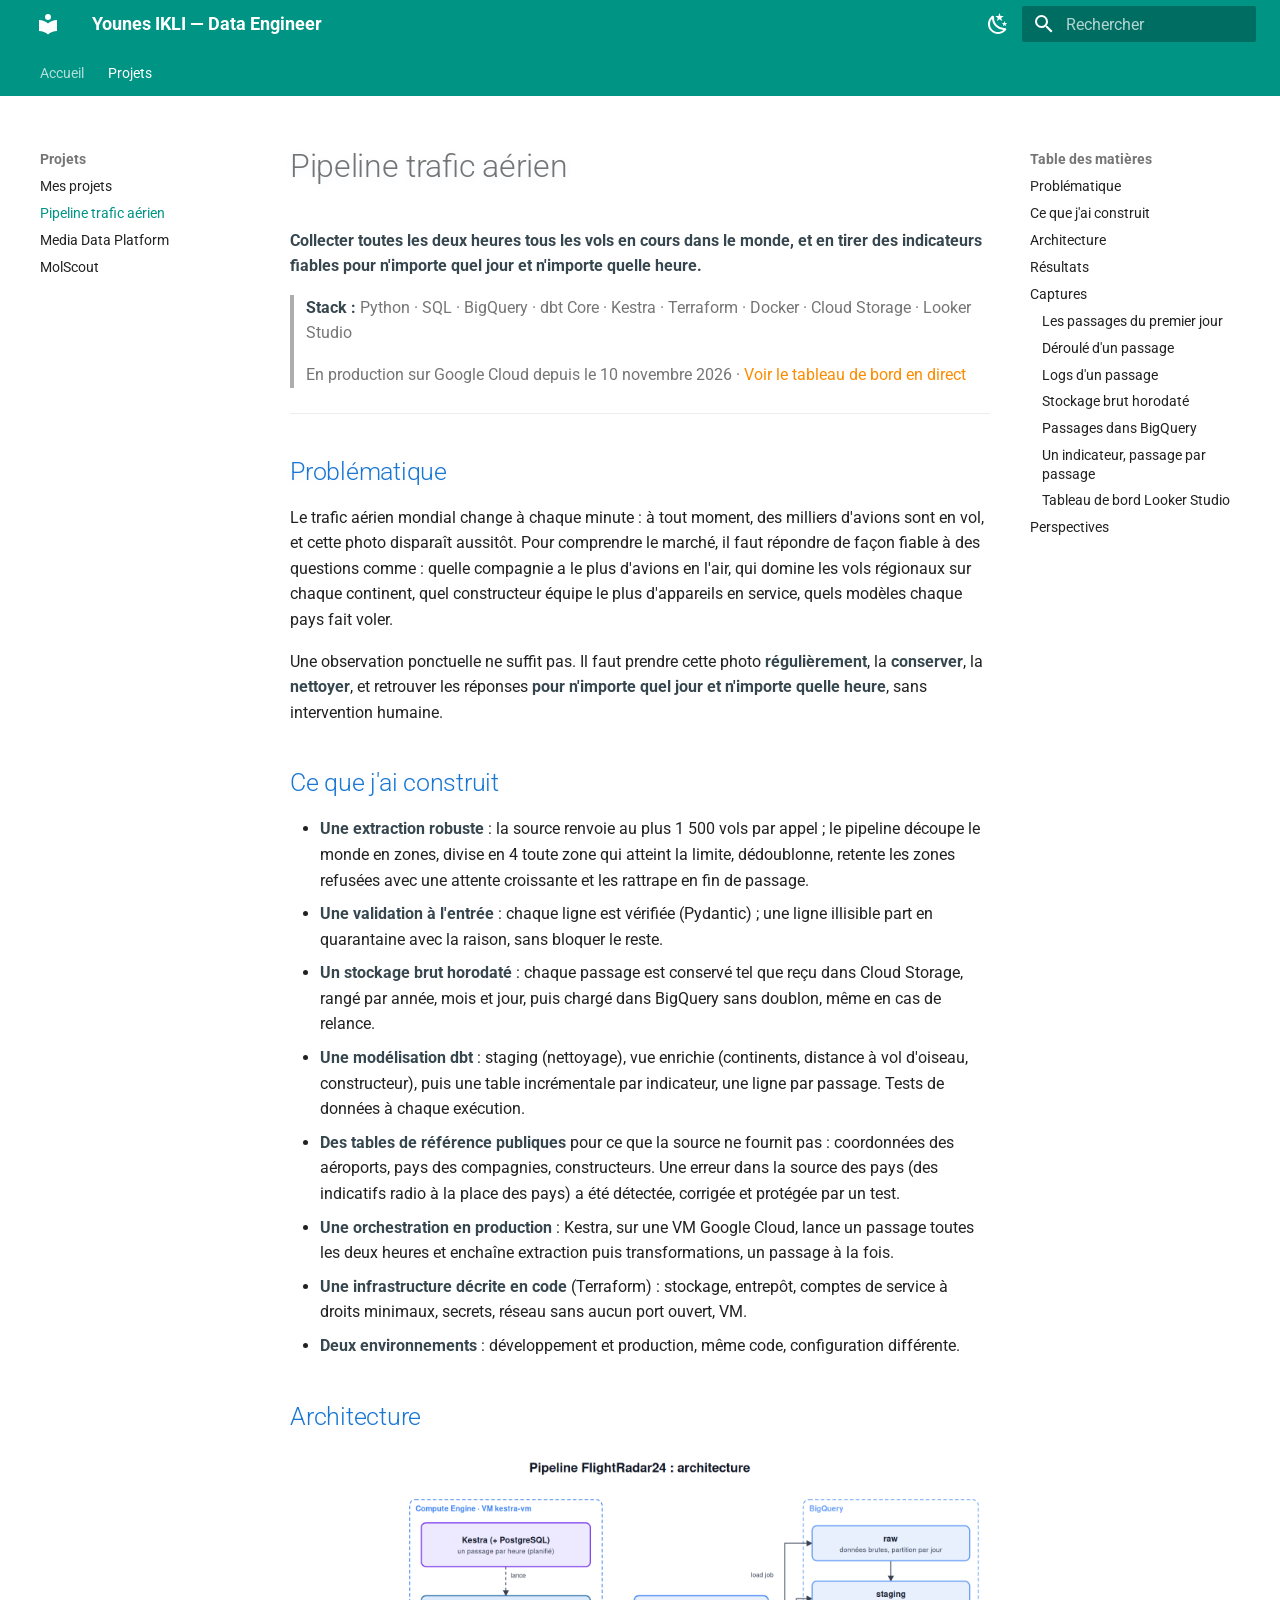
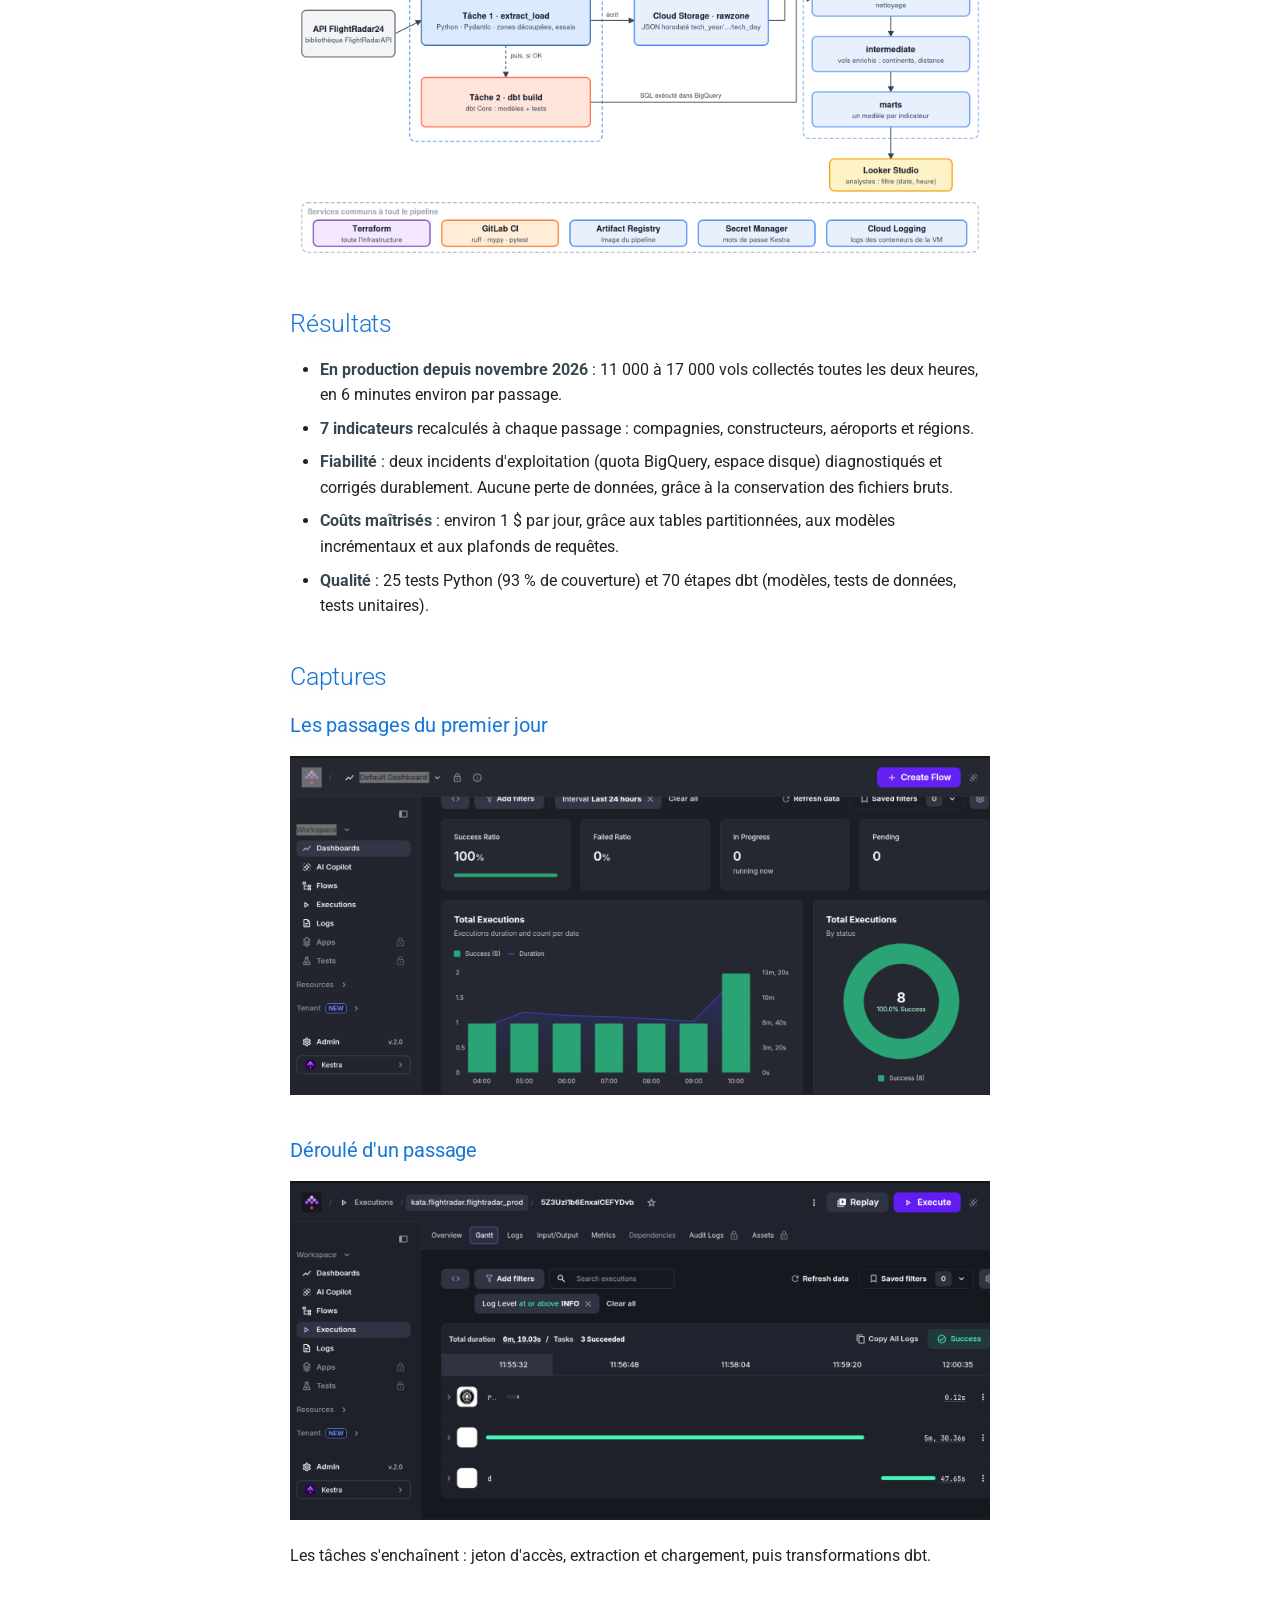
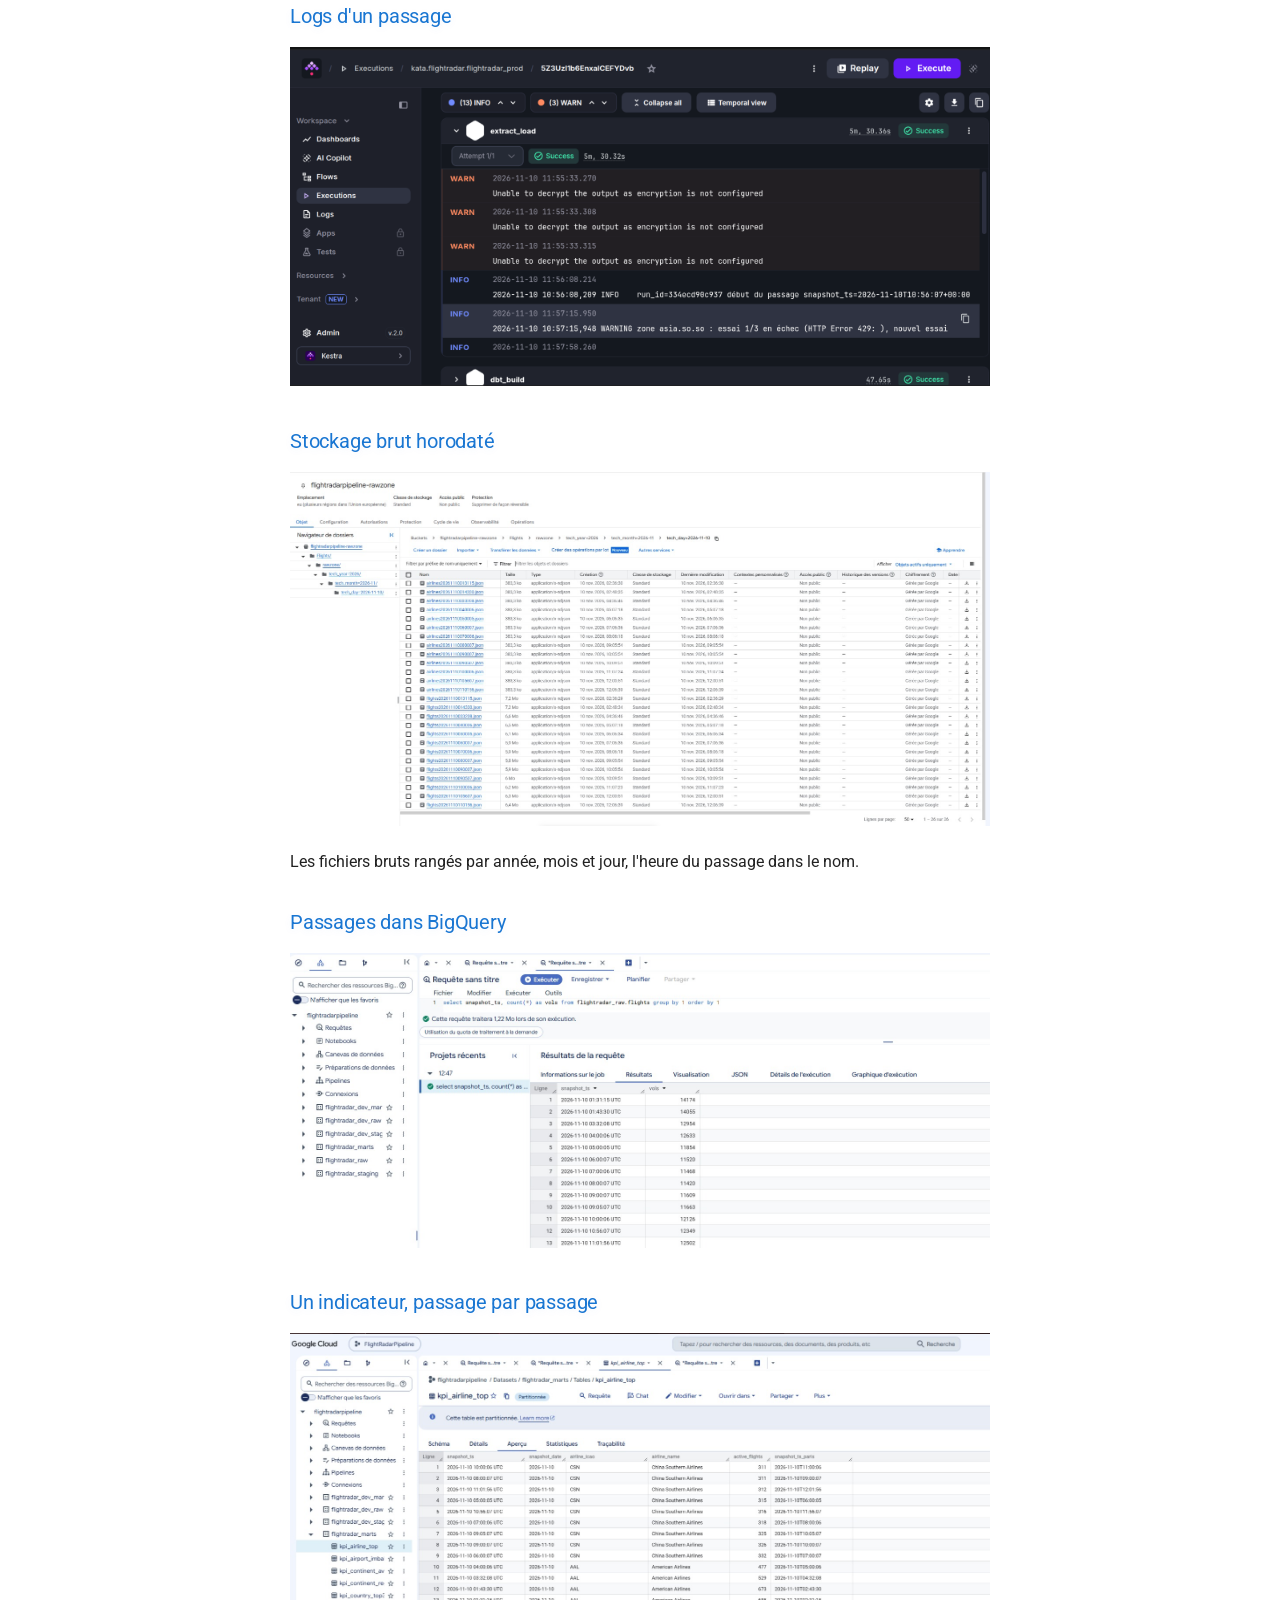
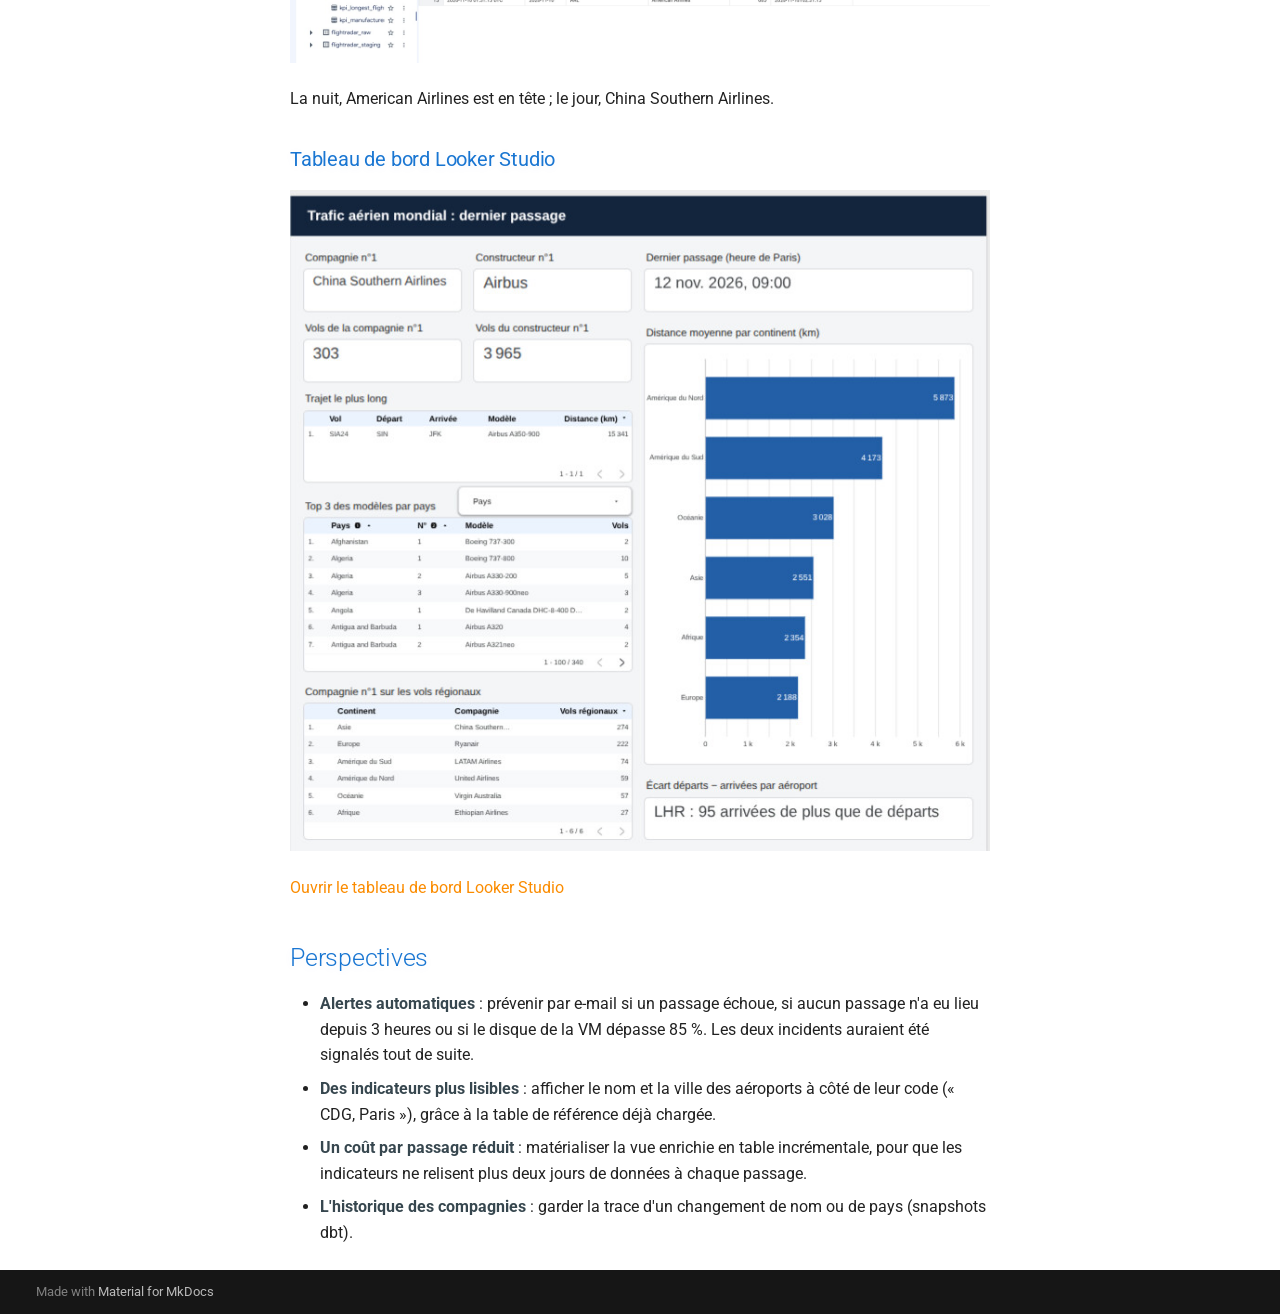
<file: projets/trafic_aerien/index.html>
<!doctype html>
<html lang="fr" class="no-js">
  <head>
    
      <meta charset="utf-8">
      <meta name="viewport" content="width=device-width,initial-scale=1">
      
        <meta name="description" content="Data Engineer : chaînes de données fiables, testées et mises en production, avec Python, SQL, dbt et le cloud.">
      
      
        <meta name="author" content="Younes IKLI">
      
      
        <link rel="canonical" href="https://y-ikli.github.io/projets/trafic_aerien/">
      
      
        <link rel="prev" href="../">
      
      
        <link rel="next" href="../media_data_platform/">
      
      
        
      
      
      <link rel="icon" href="../../assets/images/favicon.png">
      <meta name="generator" content="mkdocs-1.6.1, mkdocs-material-9.7.7">
    
    
      
        <title>Pipeline trafic aérien - Younes IKLI — Data Engineer</title>
      
    
    
      <link rel="stylesheet" href="../../assets/stylesheets/main.ec1eaa64.min.css">
      
        
        <link rel="stylesheet" href="../../assets/stylesheets/palette.ab4e12ef.min.css">
      
      


    
    
      
    
    
      
        
        
        <link rel="preconnect" href="https://fonts.gstatic.com" crossorigin>
        <link rel="stylesheet" href="https://fonts.googleapis.com/css?family=Roboto:300,300i,400,400i,700,700i%7CRoboto+Mono:400,400i,700,700i&display=fallback">
        <style>:root{--md-text-font:"Roboto";--md-code-font:"Roboto Mono"}</style>
      
    
    
      <link rel="stylesheet" href="../../custom.css">
    
    <script>__md_scope=new URL("../..",location),__md_hash=e=>[...e].reduce(((e,_)=>(e<<5)-e+_.charCodeAt(0)),0),__md_get=(e,_=localStorage,t=__md_scope)=>JSON.parse(_.getItem(t.pathname+"."+e)),__md_set=(e,_,t=localStorage,a=__md_scope)=>{try{t.setItem(a.pathname+"."+e,JSON.stringify(_))}catch(e){}}</script>
    
      

    
    
  </head>
  
  
    
    
      
    
    
    
    
    <body dir="ltr" data-md-color-scheme="default" data-md-color-primary="teal" data-md-color-accent="indigo">
  
    
    <input class="md-toggle" data-md-toggle="drawer" type="checkbox" id="__drawer" autocomplete="off">
    <input class="md-toggle" data-md-toggle="search" type="checkbox" id="__search" autocomplete="off">
    <label class="md-overlay" for="__drawer"></label>
    <div data-md-component="skip">
      
        
        <a href="#pipeline-trafic-aerien" class="md-skip">
          Aller au contenu
        </a>
      
    </div>
    <div data-md-component="announce">
      
    </div>
    
    
      

<header class="md-header" data-md-component="header">
  <nav class="md-header__inner md-grid" aria-label="En-tête">
    <a href="../.." title="Younes IKLI — Data Engineer" class="md-header__button md-logo" aria-label="Younes IKLI — Data Engineer" data-md-component="logo">
      
  
  <svg xmlns="http://www.w3.org/2000/svg" viewBox="0 0 24 24"><path d="M12 8a3 3 0 0 0 3-3 3 3 0 0 0-3-3 3 3 0 0 0-3 3 3 3 0 0 0 3 3m0 3.54C9.64 9.35 6.5 8 3 8v11c3.5 0 6.64 1.35 9 3.54 2.36-2.19 5.5-3.54 9-3.54V8c-3.5 0-6.64 1.35-9 3.54"/></svg>

    </a>
    <label class="md-header__button md-icon" for="__drawer">
      
      <svg xmlns="http://www.w3.org/2000/svg" viewBox="0 0 24 24"><path d="M3 6h18v2H3zm0 5h18v2H3zm0 5h18v2H3z"/></svg>
    </label>
    <div class="md-header__title" data-md-component="header-title">
      <div class="md-header__ellipsis">
        <div class="md-header__topic">
          <span class="md-ellipsis">
            Younes IKLI — Data Engineer
          </span>
        </div>
        <div class="md-header__topic" data-md-component="header-topic">
          <span class="md-ellipsis">
            
              Pipeline trafic aérien
            
          </span>
        </div>
      </div>
    </div>
    
      
        <form class="md-header__option" data-md-component="palette">
  
    
    
    
    <input class="md-option" data-md-color-media="" data-md-color-scheme="default" data-md-color-primary="teal" data-md-color-accent="indigo"  aria-label="Basculer en mode sombre"  type="radio" name="__palette" id="__palette_0">
    
      <label class="md-header__button md-icon" title="Basculer en mode sombre" for="__palette_1" hidden>
        <svg xmlns="http://www.w3.org/2000/svg" viewBox="0 0 24 24"><path d="m17.75 4.09-2.53 1.94.91 3.06-2.63-1.81-2.63 1.81.91-3.06-2.53-1.94L12.44 4l1.06-3 1.06 3zm3.5 6.91-1.64 1.25.59 1.98-1.7-1.17-1.7 1.17.59-1.98L15.75 11l2.06-.05L18.5 9l.69 1.95zm-2.28 4.95c.83-.08 1.72 1.1 1.19 1.85-.32.45-.66.87-1.08 1.27C15.17 23 8.84 23 4.94 19.07c-3.91-3.9-3.91-10.24 0-14.14.4-.4.82-.76 1.27-1.08.75-.53 1.93.36 1.85 1.19-.27 2.86.69 5.83 2.89 8.02a9.96 9.96 0 0 0 8.02 2.89m-1.64 2.02a12.08 12.08 0 0 1-7.8-3.47c-2.17-2.19-3.33-5-3.49-7.82-2.81 3.14-2.7 7.96.31 10.98 3.02 3.01 7.84 3.12 10.98.31"/></svg>
      </label>
    
  
    
    
    
    <input class="md-option" data-md-color-media="" data-md-color-scheme="slate" data-md-color-primary="teal" data-md-color-accent="indigo"  aria-label="Basculer en mode clair"  type="radio" name="__palette" id="__palette_1">
    
      <label class="md-header__button md-icon" title="Basculer en mode clair" for="__palette_0" hidden>
        <svg xmlns="http://www.w3.org/2000/svg" viewBox="0 0 24 24"><path d="M12 7a5 5 0 0 1 5 5 5 5 0 0 1-5 5 5 5 0 0 1-5-5 5 5 0 0 1 5-5m0 2a3 3 0 0 0-3 3 3 3 0 0 0 3 3 3 3 0 0 0 3-3 3 3 0 0 0-3-3m0-7 2.39 3.42C13.65 5.15 12.84 5 12 5s-1.65.15-2.39.42zM3.34 7l4.16-.35A7.2 7.2 0 0 0 5.94 8.5c-.44.74-.69 1.5-.83 2.29zm.02 10 1.76-3.77a7.131 7.131 0 0 0 2.38 4.14zM20.65 7l-1.77 3.79a7.02 7.02 0 0 0-2.38-4.15zm-.01 10-4.14.36c.59-.51 1.12-1.14 1.54-1.86.42-.73.69-1.5.83-2.29zM12 22l-2.41-3.44c.74.27 1.55.44 2.41.44.82 0 1.63-.17 2.37-.44z"/></svg>
      </label>
    
  
</form>
      
    
    
      <script>var palette=__md_get("__palette");if(palette&&palette.color){if("(prefers-color-scheme)"===palette.color.media){var media=matchMedia("(prefers-color-scheme: light)"),input=document.querySelector(media.matches?"[data-md-color-media='(prefers-color-scheme: light)']":"[data-md-color-media='(prefers-color-scheme: dark)']");palette.color.media=input.getAttribute("data-md-color-media"),palette.color.scheme=input.getAttribute("data-md-color-scheme"),palette.color.primary=input.getAttribute("data-md-color-primary"),palette.color.accent=input.getAttribute("data-md-color-accent")}for(var[key,value]of Object.entries(palette.color))document.body.setAttribute("data-md-color-"+key,value)}</script>
    
    
    
      
      
        <label class="md-header__button md-icon" for="__search">
          
          <svg xmlns="http://www.w3.org/2000/svg" viewBox="0 0 24 24"><path d="M9.5 3A6.5 6.5 0 0 1 16 9.5c0 1.61-.59 3.09-1.56 4.23l.27.27h.79l5 5-1.5 1.5-5-5v-.79l-.27-.27A6.52 6.52 0 0 1 9.5 16 6.5 6.5 0 0 1 3 9.5 6.5 6.5 0 0 1 9.5 3m0 2C7 5 5 7 5 9.5S7 14 9.5 14 14 12 14 9.5 12 5 9.5 5"/></svg>
        </label>
        <div class="md-search" data-md-component="search" role="dialog">
  <label class="md-search__overlay" for="__search"></label>
  <div class="md-search__inner" role="search">
    <form class="md-search__form" name="search">
      <input type="text" class="md-search__input" name="query" aria-label="Rechercher" placeholder="Rechercher" autocapitalize="off" autocorrect="off" autocomplete="off" spellcheck="false" data-md-component="search-query" required>
      <label class="md-search__icon md-icon" for="__search">
        
        <svg xmlns="http://www.w3.org/2000/svg" viewBox="0 0 24 24"><path d="M9.5 3A6.5 6.5 0 0 1 16 9.5c0 1.61-.59 3.09-1.56 4.23l.27.27h.79l5 5-1.5 1.5-5-5v-.79l-.27-.27A6.52 6.52 0 0 1 9.5 16 6.5 6.5 0 0 1 3 9.5 6.5 6.5 0 0 1 9.5 3m0 2C7 5 5 7 5 9.5S7 14 9.5 14 14 12 14 9.5 12 5 9.5 5"/></svg>
        
        <svg xmlns="http://www.w3.org/2000/svg" viewBox="0 0 24 24"><path d="M20 11v2H8l5.5 5.5-1.42 1.42L4.16 12l7.92-7.92L13.5 5.5 8 11z"/></svg>
      </label>
      <nav class="md-search__options" aria-label="Recherche">
        
        <button type="reset" class="md-search__icon md-icon" title="Effacer" aria-label="Effacer" tabindex="-1">
          
          <svg xmlns="http://www.w3.org/2000/svg" viewBox="0 0 24 24"><path d="M19 6.41 17.59 5 12 10.59 6.41 5 5 6.41 10.59 12 5 17.59 6.41 19 12 13.41 17.59 19 19 17.59 13.41 12z"/></svg>
        </button>
      </nav>
      
        <div class="md-search__suggest" data-md-component="search-suggest"></div>
      
    </form>
    <div class="md-search__output">
      <div class="md-search__scrollwrap" tabindex="0" data-md-scrollfix>
        <div class="md-search-result" data-md-component="search-result">
          <div class="md-search-result__meta">
            Initialisation de la recherche
          </div>
          <ol class="md-search-result__list" role="presentation"></ol>
        </div>
      </div>
    </div>
  </div>
</div>
      
    
    
  </nav>
  
</header>
    
    <div class="md-container" data-md-component="container">
      
      
        
          
            
<nav class="md-tabs" aria-label="Onglets" data-md-component="tabs">
  <div class="md-grid">
    <ul class="md-tabs__list">
      
        
  
  
  
  
    <li class="md-tabs__item">
      <a href="../.." class="md-tabs__link">
        
  
  
    
  
  Accueil

      </a>
    </li>
  

      
        
  
  
  
    
  
  
    
    
      <li class="md-tabs__item md-tabs__item--active">
        <a href="../" class="md-tabs__link">
          
  
  
  Projets

        </a>
      </li>
    
  

      
    </ul>
  </div>
</nav>
          
        
      
      <main class="md-main" data-md-component="main">
        <div class="md-main__inner md-grid">
          
            
              
              <div class="md-sidebar md-sidebar--primary" data-md-component="sidebar" data-md-type="navigation" >
                <div class="md-sidebar__scrollwrap">
                  <div class="md-sidebar__inner">
                    


  


<nav class="md-nav md-nav--primary md-nav--lifted" aria-label="Navigation" data-md-level="0">
  <label class="md-nav__title" for="__drawer">
    <a href="../.." title="Younes IKLI — Data Engineer" class="md-nav__button md-logo" aria-label="Younes IKLI — Data Engineer" data-md-component="logo">
      
  
  <svg xmlns="http://www.w3.org/2000/svg" viewBox="0 0 24 24"><path d="M12 8a3 3 0 0 0 3-3 3 3 0 0 0-3-3 3 3 0 0 0-3 3 3 3 0 0 0 3 3m0 3.54C9.64 9.35 6.5 8 3 8v11c3.5 0 6.64 1.35 9 3.54 2.36-2.19 5.5-3.54 9-3.54V8c-3.5 0-6.64 1.35-9 3.54"/></svg>

    </a>
    Younes IKLI — Data Engineer
  </label>
  
  <ul class="md-nav__list" data-md-scrollfix>
    
      
      
  
  
  
  
    <li class="md-nav__item">
      <a href="../.." class="md-nav__link">
        
  
  
  <span class="md-ellipsis">
    
  
    Accueil
  

    
  </span>
  
  

      </a>
    </li>
  

    
      
      
  
  
    
  
  
  
    
    
    
    
      
        
        
      
      
        
      
    
    
    <li class="md-nav__item md-nav__item--active md-nav__item--section md-nav__item--nested">
      
        
        
        <input class="md-nav__toggle md-toggle " type="checkbox" id="__nav_2" checked>
        
          
          <label class="md-nav__link" for="__nav_2" id="__nav_2_label" tabindex="">
            
  
  
  <span class="md-ellipsis">
    
  
    Projets
  

    
  </span>
  
  

            <span class="md-nav__icon md-icon"></span>
          </label>
        
        <nav class="md-nav" data-md-level="1" aria-labelledby="__nav_2_label" aria-expanded="true">
          <label class="md-nav__title" for="__nav_2">
            <span class="md-nav__icon md-icon"></span>
            
  
    Projets
  

          </label>
          <ul class="md-nav__list" data-md-scrollfix>
            
              
                
  
  
  
  
    <li class="md-nav__item">
      <a href="../" class="md-nav__link">
        
  
  
  <span class="md-ellipsis">
    
  
    Mes projets
  

    
  </span>
  
  

      </a>
    </li>
  

              
            
              
                
  
  
    
  
  
  
    <li class="md-nav__item md-nav__item--active">
      
      <input class="md-nav__toggle md-toggle" type="checkbox" id="__toc">
      
      
        
      
      
        <label class="md-nav__link md-nav__link--active" for="__toc">
          
  
  
  <span class="md-ellipsis">
    
  
    Pipeline trafic aérien
  

    
  </span>
  
  

          <span class="md-nav__icon md-icon"></span>
        </label>
      
      <a href="./" class="md-nav__link md-nav__link--active">
        
  
  
  <span class="md-ellipsis">
    
  
    Pipeline trafic aérien
  

    
  </span>
  
  

      </a>
      
        

<nav class="md-nav md-nav--secondary" aria-label="Table des matières">
  
  
  
    
  
  
    <label class="md-nav__title" for="__toc">
      <span class="md-nav__icon md-icon"></span>
      Table des matières
    </label>
    <ul class="md-nav__list" data-md-component="toc" data-md-scrollfix>
      
        <li class="md-nav__item">
  <a href="#problematique" class="md-nav__link">
    <span class="md-ellipsis">
      
        Problématique
      
    </span>
  </a>
  
</li>
      
        <li class="md-nav__item">
  <a href="#ce-que-jai-construit" class="md-nav__link">
    <span class="md-ellipsis">
      
        Ce que j'ai construit
      
    </span>
  </a>
  
</li>
      
        <li class="md-nav__item">
  <a href="#architecture" class="md-nav__link">
    <span class="md-ellipsis">
      
        Architecture
      
    </span>
  </a>
  
</li>
      
        <li class="md-nav__item">
  <a href="#resultats" class="md-nav__link">
    <span class="md-ellipsis">
      
        Résultats
      
    </span>
  </a>
  
</li>
      
        <li class="md-nav__item">
  <a href="#captures" class="md-nav__link">
    <span class="md-ellipsis">
      
        Captures
      
    </span>
  </a>
  
    <nav class="md-nav" aria-label="Captures">
      <ul class="md-nav__list">
        
          <li class="md-nav__item">
  <a href="#les-passages-du-premier-jour" class="md-nav__link">
    <span class="md-ellipsis">
      
        Les passages du premier jour
      
    </span>
  </a>
  
</li>
        
          <li class="md-nav__item">
  <a href="#deroule-dun-passage" class="md-nav__link">
    <span class="md-ellipsis">
      
        Déroulé d'un passage
      
    </span>
  </a>
  
</li>
        
          <li class="md-nav__item">
  <a href="#logs-dun-passage" class="md-nav__link">
    <span class="md-ellipsis">
      
        Logs d'un passage
      
    </span>
  </a>
  
</li>
        
          <li class="md-nav__item">
  <a href="#stockage-brut-horodate" class="md-nav__link">
    <span class="md-ellipsis">
      
        Stockage brut horodaté
      
    </span>
  </a>
  
</li>
        
          <li class="md-nav__item">
  <a href="#passages-dans-bigquery" class="md-nav__link">
    <span class="md-ellipsis">
      
        Passages dans BigQuery
      
    </span>
  </a>
  
</li>
        
          <li class="md-nav__item">
  <a href="#un-indicateur-passage-par-passage" class="md-nav__link">
    <span class="md-ellipsis">
      
        Un indicateur, passage par passage
      
    </span>
  </a>
  
</li>
        
          <li class="md-nav__item">
  <a href="#tableau-de-bord-looker-studio" class="md-nav__link">
    <span class="md-ellipsis">
      
        Tableau de bord Looker Studio
      
    </span>
  </a>
  
</li>
        
      </ul>
    </nav>
  
</li>
      
        <li class="md-nav__item">
  <a href="#perspectives" class="md-nav__link">
    <span class="md-ellipsis">
      
        Perspectives
      
    </span>
  </a>
  
</li>
      
    </ul>
  
</nav>
      
    </li>
  

              
            
              
                
  
  
  
  
    <li class="md-nav__item">
      <a href="../media_data_platform/" class="md-nav__link">
        
  
  
  <span class="md-ellipsis">
    
  
    Media Data Platform
  

    
  </span>
  
  

      </a>
    </li>
  

              
            
              
                
  
  
  
  
    <li class="md-nav__item">
      <a href="../molscout/" class="md-nav__link">
        
  
  
  <span class="md-ellipsis">
    
  
    MolScout
  

    
  </span>
  
  

      </a>
    </li>
  

              
            
          </ul>
        </nav>
      
    </li>
  

    
  </ul>
</nav>
                  </div>
                </div>
              </div>
            
            
              
              <div class="md-sidebar md-sidebar--secondary" data-md-component="sidebar" data-md-type="toc" >
                <div class="md-sidebar__scrollwrap">
                  <div class="md-sidebar__inner">
                    

<nav class="md-nav md-nav--secondary" aria-label="Table des matières">
  
  
  
    
  
  
    <label class="md-nav__title" for="__toc">
      <span class="md-nav__icon md-icon"></span>
      Table des matières
    </label>
    <ul class="md-nav__list" data-md-component="toc" data-md-scrollfix>
      
        <li class="md-nav__item">
  <a href="#problematique" class="md-nav__link">
    <span class="md-ellipsis">
      
        Problématique
      
    </span>
  </a>
  
</li>
      
        <li class="md-nav__item">
  <a href="#ce-que-jai-construit" class="md-nav__link">
    <span class="md-ellipsis">
      
        Ce que j'ai construit
      
    </span>
  </a>
  
</li>
      
        <li class="md-nav__item">
  <a href="#architecture" class="md-nav__link">
    <span class="md-ellipsis">
      
        Architecture
      
    </span>
  </a>
  
</li>
      
        <li class="md-nav__item">
  <a href="#resultats" class="md-nav__link">
    <span class="md-ellipsis">
      
        Résultats
      
    </span>
  </a>
  
</li>
      
        <li class="md-nav__item">
  <a href="#captures" class="md-nav__link">
    <span class="md-ellipsis">
      
        Captures
      
    </span>
  </a>
  
    <nav class="md-nav" aria-label="Captures">
      <ul class="md-nav__list">
        
          <li class="md-nav__item">
  <a href="#les-passages-du-premier-jour" class="md-nav__link">
    <span class="md-ellipsis">
      
        Les passages du premier jour
      
    </span>
  </a>
  
</li>
        
          <li class="md-nav__item">
  <a href="#deroule-dun-passage" class="md-nav__link">
    <span class="md-ellipsis">
      
        Déroulé d'un passage
      
    </span>
  </a>
  
</li>
        
          <li class="md-nav__item">
  <a href="#logs-dun-passage" class="md-nav__link">
    <span class="md-ellipsis">
      
        Logs d'un passage
      
    </span>
  </a>
  
</li>
        
          <li class="md-nav__item">
  <a href="#stockage-brut-horodate" class="md-nav__link">
    <span class="md-ellipsis">
      
        Stockage brut horodaté
      
    </span>
  </a>
  
</li>
        
          <li class="md-nav__item">
  <a href="#passages-dans-bigquery" class="md-nav__link">
    <span class="md-ellipsis">
      
        Passages dans BigQuery
      
    </span>
  </a>
  
</li>
        
          <li class="md-nav__item">
  <a href="#un-indicateur-passage-par-passage" class="md-nav__link">
    <span class="md-ellipsis">
      
        Un indicateur, passage par passage
      
    </span>
  </a>
  
</li>
        
          <li class="md-nav__item">
  <a href="#tableau-de-bord-looker-studio" class="md-nav__link">
    <span class="md-ellipsis">
      
        Tableau de bord Looker Studio
      
    </span>
  </a>
  
</li>
        
      </ul>
    </nav>
  
</li>
      
        <li class="md-nav__item">
  <a href="#perspectives" class="md-nav__link">
    <span class="md-ellipsis">
      
        Perspectives
      
    </span>
  </a>
  
</li>
      
    </ul>
  
</nav>
                  </div>
                </div>
              </div>
            
          
          
            <div class="md-content" data-md-component="content">
              
              <article class="md-content__inner md-typeset">
                
                  



<h1 id="pipeline-trafic-aerien">Pipeline trafic aérien<a class="headerlink" href="#pipeline-trafic-aerien" title="Permanent link">&para;</a></h1>
<p><strong>Collecter toutes les deux heures tous les vols en cours dans le monde, et en tirer des indicateurs fiables pour n'importe quel jour et n'importe quelle heure.</strong></p>
<blockquote>
<p><strong>Stack :</strong> Python · SQL · BigQuery · dbt Core · Kestra · Terraform · Docker · Cloud Storage · Looker Studio</p>
<p>En production sur Google Cloud depuis le 10 novembre 2026 · <a href="https://datastudio.google.com/reporting/b5c07eab-7d83-4023-b4ed-4eed4b65e9a8">Voir le tableau de bord en direct</a></p>
</blockquote>
<hr />
<h2 id="problematique">Problématique<a class="headerlink" href="#problematique" title="Permanent link">&para;</a></h2>
<p>Le trafic aérien mondial change à chaque minute : à tout moment, des milliers d'avions sont en vol, et cette photo disparaît aussitôt. Pour comprendre le marché, il faut répondre de façon fiable à des questions comme : quelle compagnie a le plus d'avions en l'air, qui domine les vols régionaux sur chaque continent, quel constructeur équipe le plus d'appareils en service, quels modèles chaque pays fait voler.</p>
<p>Une observation ponctuelle ne suffit pas. Il faut prendre cette photo <strong>régulièrement</strong>, la <strong>conserver</strong>, la <strong>nettoyer</strong>, et retrouver les réponses <strong>pour n'importe quel jour et n'importe quelle heure</strong>, sans intervention humaine.</p>
<h2 id="ce-que-jai-construit">Ce que j'ai construit<a class="headerlink" href="#ce-que-jai-construit" title="Permanent link">&para;</a></h2>
<ul>
<li><strong>Une extraction robuste</strong> : la source renvoie au plus 1 500 vols par appel ; le pipeline découpe le monde en zones, divise en 4 toute zone qui atteint la limite, dédoublonne, retente les zones refusées avec une attente croissante et les rattrape en fin de passage.</li>
<li><strong>Une validation à l'entrée</strong> : chaque ligne est vérifiée (Pydantic) ; une ligne illisible part en quarantaine avec la raison, sans bloquer le reste.</li>
<li><strong>Un stockage brut horodaté</strong> : chaque passage est conservé tel que reçu dans Cloud Storage, rangé par année, mois et jour, puis chargé dans BigQuery sans doublon, même en cas de relance.</li>
<li><strong>Une modélisation dbt</strong> : staging (nettoyage), vue enrichie (continents, distance à vol d'oiseau, constructeur), puis une table incrémentale par indicateur, une ligne par passage. Tests de données à chaque exécution.</li>
<li><strong>Des tables de référence publiques</strong> pour ce que la source ne fournit pas : coordonnées des aéroports, pays des compagnies, constructeurs. Une erreur dans la source des pays (des indicatifs radio à la place des pays) a été détectée, corrigée et protégée par un test.</li>
<li><strong>Une orchestration en production</strong> : Kestra, sur une VM Google Cloud, lance un passage toutes les deux heures et enchaîne extraction puis transformations, un passage à la fois.</li>
<li><strong>Une infrastructure décrite en code</strong> (Terraform) : stockage, entrepôt, comptes de service à droits minimaux, secrets, réseau sans aucun port ouvert, VM.</li>
<li><strong>Deux environnements</strong> : développement et production, même code, configuration différente.</li>
</ul>
<h2 id="architecture">Architecture<a class="headerlink" href="#architecture" title="Permanent link">&para;</a></h2>
<p><img alt="Architecture du pipeline" src="../../images_projets/trafic_aerien/architecture.png" /></p>
<h2 id="resultats">Résultats<a class="headerlink" href="#resultats" title="Permanent link">&para;</a></h2>
<ul>
<li><strong>En production depuis novembre 2026</strong> : 11 000 à 17 000 vols collectés toutes les deux heures, en 6 minutes environ par passage.</li>
<li><strong>7 indicateurs</strong> recalculés à chaque passage : compagnies, constructeurs, aéroports et régions.</li>
<li><strong>Fiabilité</strong> : deux incidents d'exploitation (quota BigQuery, espace disque) diagnostiqués et corrigés durablement. Aucune perte de données, grâce à la conservation des fichiers bruts.</li>
<li><strong>Coûts maîtrisés</strong> : environ 1 $ par jour, grâce aux tables partitionnées, aux modèles incrémentaux et aux plafonds de requêtes.</li>
<li><strong>Qualité</strong> : 25 tests Python (93 % de couverture) et 70 étapes dbt (modèles, tests de données, tests unitaires).</li>
</ul>
<h2 id="captures">Captures<a class="headerlink" href="#captures" title="Permanent link">&para;</a></h2>
<h3 id="les-passages-du-premier-jour">Les passages du premier jour<a class="headerlink" href="#les-passages-du-premier-jour" title="Permanent link">&para;</a></h3>
<p><img alt="Tableau de bord Kestra" src="../../images_projets/trafic_aerien/kestra_tableau_de_bord.png" /></p>
<h3 id="deroule-dun-passage">Déroulé d'un passage<a class="headerlink" href="#deroule-dun-passage" title="Permanent link">&para;</a></h3>
<p><img alt="Déroulé d'un passage" src="../../images_projets/trafic_aerien/kestra_gantt.png" /></p>
<p>Les tâches s'enchaînent : jeton d'accès, extraction et chargement, puis transformations dbt.</p>
<h3 id="logs-dun-passage">Logs d'un passage<a class="headerlink" href="#logs-dun-passage" title="Permanent link">&para;</a></h3>
<p><img alt="Logs d'un passage" src="../../images_projets/trafic_aerien/kestra_logs.png" /></p>
<h3 id="stockage-brut-horodate">Stockage brut horodaté<a class="headerlink" href="#stockage-brut-horodate" title="Permanent link">&para;</a></h3>
<p><img alt="Stockage brut horodaté" src="../../images_projets/trafic_aerien/stockage_brut.png" /></p>
<p>Les fichiers bruts rangés par année, mois et jour, l'heure du passage dans le nom.</p>
<h3 id="passages-dans-bigquery">Passages dans BigQuery<a class="headerlink" href="#passages-dans-bigquery" title="Permanent link">&para;</a></h3>
<p><img alt="Passages dans BigQuery" src="../../images_projets/trafic_aerien/bigquery_passages.png" /></p>
<h3 id="un-indicateur-passage-par-passage">Un indicateur, passage par passage<a class="headerlink" href="#un-indicateur-passage-par-passage" title="Permanent link">&para;</a></h3>
<p><img alt="Un indicateur" src="../../images_projets/trafic_aerien/bigquery_indicateur.png" /></p>
<p>La nuit, American Airlines est en tête ; le jour, China Southern Airlines.</p>
<h3 id="tableau-de-bord-looker-studio">Tableau de bord Looker Studio<a class="headerlink" href="#tableau-de-bord-looker-studio" title="Permanent link">&para;</a></h3>
<p><img alt="Tableau de bord Looker Studio" src="../../images_projets/trafic_aerien/looker_studio.jpeg" /></p>
<p><a href="https://datastudio.google.com/reporting/b5c07eab-7d83-4023-b4ed-4eed4b65e9a8">Ouvrir le tableau de bord Looker Studio</a></p>
<h2 id="perspectives">Perspectives<a class="headerlink" href="#perspectives" title="Permanent link">&para;</a></h2>
<ul>
<li><strong>Alertes automatiques</strong> : prévenir par e-mail si un passage échoue, si aucun passage n'a eu lieu depuis 3 heures ou si le disque de la VM dépasse 85 %. Les deux incidents auraient été signalés tout de suite.</li>
<li><strong>Des indicateurs plus lisibles</strong> : afficher le nom et la ville des aéroports à côté de leur code (« CDG, Paris »), grâce à la table de référence déjà chargée.</li>
<li><strong>Un coût par passage réduit</strong> : matérialiser la vue enrichie en table incrémentale, pour que les indicateurs ne relisent plus deux jours de données à chaque passage.</li>
<li><strong>L'historique des compagnies</strong> : garder la trace d'un changement de nom ou de pays (snapshots dbt).</li>
</ul>












                
              </article>
            </div>
          
          
<script>var target=document.getElementById(location.hash.slice(1));target&&target.name&&(target.checked=target.name.startsWith("__tabbed_"))</script>
        </div>
        
          <button type="button" class="md-top md-icon" data-md-component="top" hidden>
  
  <svg xmlns="http://www.w3.org/2000/svg" viewBox="0 0 24 24"><path d="M13 20h-2V8l-5.5 5.5-1.42-1.42L12 4.16l7.92 7.92-1.42 1.42L13 8z"/></svg>
  Retour en haut de la page
</button>
        
      </main>
      
        <footer class="md-footer">
  
  <div class="md-footer-meta md-typeset">
    <div class="md-footer-meta__inner md-grid">
      <div class="md-copyright">
  
  
    Made with
    <a href="https://squidfunk.github.io/mkdocs-material/" target="_blank" rel="noopener">
      Material for MkDocs
    </a>
  
</div>
      
    </div>
  </div>
</footer>
      
    </div>
    <div class="md-dialog" data-md-component="dialog">
      <div class="md-dialog__inner md-typeset"></div>
    </div>
    
    
    
      
      
      <script id="__config" type="application/json">{"annotate": null, "base": "../..", "features": ["navigation.tabs", "navigation.sections", "navigation.top", "search.suggest", "search.highlight", "content.code.annotate"], "search": "../../assets/javascripts/workers/search.2c215733.min.js", "tags": null, "translations": {"clipboard.copied": "Copi\u00e9 dans le presse-papier", "clipboard.copy": "Copier dans le presse-papier", "search.result.more.one": "1 de plus sur cette page", "search.result.more.other": "# de plus sur cette page", "search.result.none": "Aucun document trouv\u00e9", "search.result.one": "1 document trouv\u00e9", "search.result.other": "# documents trouv\u00e9s", "search.result.placeholder": "Taper pour d\u00e9marrer la recherche", "search.result.term.missing": "Non trouv\u00e9", "select.version": "S\u00e9lectionner la version"}, "version": null}</script>
    
    
      <script src="../../assets/javascripts/bundle.d7400e89.min.js"></script>
      
        <script src="../../open_external_newtab.js"></script>
      
    
  </body>
</html>
</file>
<file: custom.css>
/*
Palette inspirée data :
- Bleu : #1976d2
- Vert : #43a047
- Orange : #fb8c00
- Gris : #37474f
*/


h1, h2, h3 {
  color: #1976d2;
  font-weight: 700;
  letter-spacing: 0.01em;
  text-shadow: 0 2px 8px rgba(25, 118, 210, 0.08);
  margin-top: 1.5em;
  margin-bottom: 0.5em;
  border: none;
  background: none;
}

.md-typeset a {
  color: #fb8c00;
}

.md-typeset strong {
  color: #37474f;
}

/* Pleine largeur : seul .md-grid contrôle le centrage dans Material */
.md-grid {
  max-width: 100% !important;
  padding-left: 1.2rem;
  padding-right: 1.2rem;
}

/* Empêcher le défilement horizontal */
body {
  overflow-x: hidden;
}

/* ================================
   Mode nuit — corrections couleurs
   ================================ */

/* Backgrounds blancs des cards → fond sombre adapté */
[data-md-color-scheme="slate"] div[style*="background: #fff"] {
  background: #1e2835 !important;
}

/* "Disponible" badge — fond vert clair + texte vert très foncé */
[data-md-color-scheme="slate"] span[style*="background: #e8f5e9"] {
  background: rgba(67,160,71,0.25) !important;
}
[data-md-color-scheme="slate"] span[style*="color: #1b5e20"] {
  color: #a5d6a7 !important;
}

/* Texte quasi-noir (#263238) → gris clair */
[data-md-color-scheme="slate"] span[style*="color: #263238"],
[data-md-color-scheme="slate"] div[style*="color: #263238"] {
  color: #cfd8dc !important;
}

/* Titre "Infrastructure & CI/CD" — gris foncé #37474f → gris clair */
[data-md-color-scheme="slate"] span[style*="color: #37474f"],
[data-md-color-scheme="slate"] div[style*="color: #37474f"] {
  color: #b0bec5 !important;
}

/* Compétences — couleurs sombres → variantes lumineuses pour mode nuit */
[data-md-color-scheme="slate"] span[style*="color: #1565c0"] { color: #90caf9 !important; }
[data-md-color-scheme="slate"] span[style*="color: #2e7d32"] { color: #a5d6a7 !important; }
[data-md-color-scheme="slate"] span[style*="color: #e65100"] { color: #ffcc80 !important; }
[data-md-color-scheme="slate"] span[style*="color: #6a1b9a"] { color: #ce93d8 !important; }

/* Texte secondaire */
[data-md-color-scheme="slate"] span[style*="color: #888"] { color: #78909c !important; }
[data-md-color-scheme="slate"] p[style*="color: #555"]   { color: #90a4ae !important; }
[data-md-color-scheme="slate"] p[style*="color: #7b1fa2"] { color: #ce93d8 !important; }

/* Tableaux responsive et plus lisibles */
.md-typeset table {
  width: 100% !important;
  max-width: 100% !important;
  border-collapse: collapse;
  margin: 1.5rem 0;
  overflow-x: auto;
}

.md-typeset table th,
.md-typeset table td {
  padding: 0.85rem 1rem;
  border: 1px solid rgba(55, 71, 79, 0.14);
  text-align: left;
  vertical-align: top;
}

.md-typeset table th {
  background: rgba(25, 118, 210, 0.08);
  color: #1976d2;
}

.md-typeset table tr:nth-child(even) {
  background: rgba(25, 118, 210, 0.03);
}

/* Stack technique : les cinq blocs sur une ligne, en colonnes sur petit écran */
.stack-grid {
  display: grid;
  grid-template-columns: repeat(5, minmax(0, 1fr));
  gap: 0.6rem;
  margin: 0.5rem 0 2rem;
}

.stack-grid > div {
  padding: 0.7rem 0.75rem !important;
}

.stack-grid > div > div:first-child {
  letter-spacing: 0 !important;
}

@media (max-width: 900px) {
  .stack-grid {
    grid-template-columns: repeat(auto-fit, minmax(160px, 1fr));
  }
}
</file>
<file: assets/stylesheets/main.ec1eaa64.min.css>
@charset "UTF-8";html{-webkit-text-size-adjust:none;-moz-text-size-adjust:none;text-size-adjust:none;box-sizing:border-box}*,:after,:before{box-sizing:inherit}@media (prefers-reduced-motion){*,:after,:before{transition:none!important}}body{margin:0}a,button,input,label{-webkit-tap-highlight-color:transparent}a{color:inherit;text-decoration:none}hr{border:0;box-sizing:initial;display:block;height:.05rem;overflow:visible;padding:0}small{font-size:80%}sub,sup{line-height:1em}img{border-style:none}table{border-collapse:initial;border-spacing:0}td,th{font-weight:400;vertical-align:top}button{background:#0000;border:0;font-family:inherit;font-size:inherit;margin:0;padding:0}input{border:0;outline:none}:root{--md-primary-fg-color:#4051b5;--md-primary-fg-color--light:#5d6cc0;--md-primary-fg-color--dark:#303fa1;--md-primary-bg-color:#fff;--md-primary-bg-color--light:#ffffffb3;--md-accent-fg-color:#526cfe;--md-accent-fg-color--transparent:#526cfe1a;--md-accent-bg-color:#fff;--md-accent-bg-color--light:#ffffffb3}[data-md-color-scheme=default]{color-scheme:light}[data-md-color-scheme=default] img[src$="#gh-dark-mode-only"],[data-md-color-scheme=default] img[src$="#only-dark"]{display:none}:root,[data-md-color-scheme=default]{--md-hue:225deg;--md-default-fg-color:#000000de;--md-default-fg-color--light:#0000008a;--md-default-fg-color--lighter:#00000052;--md-default-fg-color--lightest:#00000012;--md-default-bg-color:#fff;--md-default-bg-color--light:#ffffffb3;--md-default-bg-color--lighter:#ffffff4d;--md-default-bg-color--lightest:#ffffff1f;--md-code-fg-color:#36464e;--md-code-bg-color:#f5f5f5;--md-code-bg-color--light:#f5f5f5b3;--md-code-bg-color--lighter:#f5f5f54d;--md-code-hl-color:#4287ff;--md-code-hl-color--light:#4287ff1a;--md-code-hl-number-color:#d52a2a;--md-code-hl-special-color:#db1457;--md-code-hl-function-color:#a846b9;--md-code-hl-constant-color:#6e59d9;--md-code-hl-keyword-color:#3f6ec6;--md-code-hl-string-color:#1c7d4d;--md-code-hl-name-color:var(--md-code-fg-color);--md-code-hl-operator-color:var(--md-default-fg-color--light);--md-code-hl-punctuation-color:var(--md-default-fg-color--light);--md-code-hl-comment-color:var(--md-default-fg-color--light);--md-code-hl-generic-color:var(--md-default-fg-color--light);--md-code-hl-variable-color:var(--md-default-fg-color--light);--md-typeset-color:var(--md-default-fg-color);--md-typeset-a-color:var(--md-primary-fg-color);--md-typeset-del-color:#f5503d26;--md-typeset-ins-color:#0bd57026;--md-typeset-kbd-color:#fafafa;--md-typeset-kbd-accent-color:#fff;--md-typeset-kbd-border-color:#b8b8b8;--md-typeset-mark-color:#ffff0080;--md-typeset-table-color:#0000001f;--md-typeset-table-color--light:rgba(0,0,0,.035);--md-admonition-fg-color:var(--md-default-fg-color);--md-admonition-bg-color:var(--md-default-bg-color);--md-warning-fg-color:#000000de;--md-warning-bg-color:#ff9;--md-footer-fg-color:#fff;--md-footer-fg-color--light:#ffffffb3;--md-footer-fg-color--lighter:#ffffff73;--md-footer-bg-color:#000000de;--md-footer-bg-color--dark:#00000052;--md-shadow-z1:0 0.2rem 0.5rem #0000000d,0 0 0.05rem #0000001a;--md-shadow-z2:0 0.2rem 0.5rem #0000001a,0 0 0.05rem #00000040;--md-shadow-z3:0 0.2rem 0.5rem #0003,0 0 0.05rem #00000059}.md-icon svg{fill:currentcolor;display:block;height:1.2rem;width:1.2rem}body{-webkit-font-smoothing:antialiased;-moz-osx-font-smoothing:grayscale;--md-text-font-family:var(--md-text-font,_),-apple-system,BlinkMacSystemFont,Helvetica,Arial,sans-serif;--md-code-font-family:var(--md-code-font,_),SFMono-Regular,Consolas,Menlo,monospace}aside,body,input{font-feature-settings:"kern","liga";color:var(--md-typeset-color);font-family:var(--md-text-font-family)}code,kbd,pre{font-feature-settings:"kern";font-family:var(--md-code-font-family)}:root{--md-typeset-table-sort-icon:url('data:image/svg+xml;charset=utf-8,<svg xmlns="http://www.w3.org/2000/svg" viewBox="0 0 24 24"><path d="m18 21-4-4h3V7h-3l4-4 4 4h-3v10h3M2 19v-2h10v2M2 13v-2h7v2M2 7V5h4v2z"/></svg>');--md-typeset-table-sort-icon--asc:url('data:image/svg+xml;charset=utf-8,<svg xmlns="http://www.w3.org/2000/svg" viewBox="0 0 24 24"><path d="M19 17h3l-4 4-4-4h3V3h2M2 17h10v2H2M6 5v2H2V5m0 6h7v2H2z"/></svg>');--md-typeset-table-sort-icon--desc:url('data:image/svg+xml;charset=utf-8,<svg xmlns="http://www.w3.org/2000/svg" viewBox="0 0 24 24"><path d="M19 7h3l-4-4-4 4h3v14h2M2 17h10v2H2M6 5v2H2V5m0 6h7v2H2z"/></svg>')}.md-typeset{-webkit-print-color-adjust:exact;color-adjust:exact;font-size:.8rem;line-height:1.6;overflow-wrap:break-word}@media print{.md-typeset{font-size:.68rem}}.md-typeset blockquote,.md-typeset dl,.md-typeset figure,.md-typeset ol,.md-typeset pre,.md-typeset ul{margin-bottom:1em;margin-top:1em}.md-typeset h1{color:var(--md-default-fg-color--light);font-size:2em;line-height:1.3;margin:0 0 1.25em}.md-typeset h1,.md-typeset h2{font-weight:300;letter-spacing:-.01em}.md-typeset h2{font-size:1.5625em;line-height:1.4;margin:1.6em 0 .64em}.md-typeset h3{font-size:1.25em;font-weight:400;letter-spacing:-.01em;line-height:1.5;margin:1.6em 0 .8em}.md-typeset h2+h3{margin-top:.8em}.md-typeset h4{font-weight:700;letter-spacing:-.01em;margin:1em 0}.md-typeset h5,.md-typeset h6{color:var(--md-default-fg-color--light);font-size:.8em;font-weight:700;letter-spacing:-.01em;margin:1.25em 0}.md-typeset h5{text-transform:uppercase}.md-typeset h5 code{text-transform:none}.md-typeset hr{border-bottom:.05rem solid var(--md-default-fg-color--lightest);display:flow-root;margin:1.5em 0}.md-typeset a{color:var(--md-typeset-a-color);word-break:break-word}.md-typeset a,.md-typeset a:before{transition:color 125ms}.md-typeset a:focus,.md-typeset a:hover{color:var(--md-accent-fg-color)}.md-typeset a:focus code,.md-typeset a:hover code{background-color:var(--md-accent-fg-color--transparent);color:var(--md-accent-fg-color)}.md-typeset a code{color:var(--md-typeset-a-color)}.md-typeset a.focus-visible{outline-color:var(--md-accent-fg-color);outline-offset:.2rem}.md-typeset code,.md-typeset kbd,.md-typeset pre{color:var(--md-code-fg-color);direction:ltr;font-variant-ligatures:none;transition:background-color 125ms}@media print{.md-typeset code,.md-typeset kbd,.md-typeset pre{white-space:pre-wrap}}.md-typeset code{background-color:var(--md-code-bg-color);border-radius:.1rem;-webkit-box-decoration-break:clone;box-decoration-break:clone;font-size:.85em;padding:0 .2941176471em;transition:color 125ms,background-color 125ms;word-break:break-word}.md-typeset code:not(.focus-visible){-webkit-tap-highlight-color:transparent;outline:none}.md-typeset pre{display:flow-root;line-height:1.4;position:relative}.md-typeset pre>code{-webkit-box-decoration-break:slice;box-decoration-break:slice;box-shadow:none;display:block;margin:0;outline-color:var(--md-accent-fg-color);overflow:auto;padding:.7720588235em 1.1764705882em;scrollbar-color:var(--md-default-fg-color--lighter) #0000;scrollbar-width:thin;touch-action:auto;word-break:normal}.md-typeset pre>code:hover{scrollbar-color:var(--md-accent-fg-color) #0000}.md-typeset pre>code::-webkit-scrollbar{height:.2rem;width:.2rem}.md-typeset pre>code::-webkit-scrollbar-thumb{background-color:var(--md-default-fg-color--lighter)}.md-typeset pre>code::-webkit-scrollbar-thumb:hover{background-color:var(--md-accent-fg-color)}.md-typeset kbd{background-color:var(--md-typeset-kbd-color);border-radius:.1rem;box-shadow:0 .1rem 0 .05rem var(--md-typeset-kbd-border-color),0 .1rem 0 var(--md-typeset-kbd-border-color),0 -.1rem .2rem var(--md-typeset-kbd-accent-color) inset;color:var(--md-default-fg-color);display:inline-block;font-size:.75em;padding:0 .6666666667em;vertical-align:text-top;word-break:break-word}.md-typeset mark{background-color:var(--md-typeset-mark-color);-webkit-box-decoration-break:clone;box-decoration-break:clone;color:inherit;word-break:break-word}.md-typeset abbr{cursor:help;text-decoration:none}.md-typeset [data-preview],.md-typeset abbr{border-bottom:.05rem dotted var(--md-default-fg-color--light)}.md-typeset small{opacity:.75}[dir=ltr] .md-typeset sub,[dir=ltr] .md-typeset sup{margin-left:.078125em}[dir=rtl] .md-typeset sub,[dir=rtl] .md-typeset sup{margin-right:.078125em}[dir=ltr] .md-typeset blockquote{padding-left:.6rem}[dir=rtl] .md-typeset blockquote{padding-right:.6rem}[dir=ltr] .md-typeset blockquote{border-left:.2rem solid var(--md-default-fg-color--lighter)}[dir=rtl] .md-typeset blockquote{border-right:.2rem solid var(--md-default-fg-color--lighter)}.md-typeset blockquote{color:var(--md-default-fg-color--light);margin-left:0;margin-right:0}.md-typeset ul{list-style-type:disc}.md-typeset ul[type]{list-style-type:revert-layer}[dir=ltr] .md-typeset ol,[dir=ltr] .md-typeset ul{margin-left:.625em}[dir=rtl] .md-typeset ol,[dir=rtl] .md-typeset ul{margin-right:.625em}.md-typeset ol,.md-typeset ul{padding:0}.md-typeset ol:not([hidden]),.md-typeset ul:not([hidden]){display:flow-root}.md-typeset ol ol,.md-typeset ul ol{list-style-type:lower-alpha}.md-typeset ol ol ol,.md-typeset ul ol ol{list-style-type:lower-roman}.md-typeset ol ol ol ol,.md-typeset ul ol ol ol{list-style-type:upper-alpha}.md-typeset ol ol ol ol ol,.md-typeset ul ol ol ol ol{list-style-type:upper-roman}.md-typeset ol[type],.md-typeset ul[type]{list-style-type:revert-layer}[dir=ltr] .md-typeset ol li,[dir=ltr] .md-typeset ul li{margin-left:1.25em}[dir=rtl] .md-typeset ol li,[dir=rtl] .md-typeset ul li{margin-right:1.25em}.md-typeset ol li,.md-typeset ul li{margin-bottom:.5em}.md-typeset ol li blockquote,.md-typeset ol li p,.md-typeset ul li blockquote,.md-typeset ul li p{margin:.5em 0}.md-typeset ol li:last-child,.md-typeset ul li:last-child{margin-bottom:0}[dir=ltr] .md-typeset ol li ol,[dir=ltr] .md-typeset ol li ul,[dir=ltr] .md-typeset ul li ol,[dir=ltr] .md-typeset ul li ul{margin-left:.625em}[dir=rtl] .md-typeset ol li ol,[dir=rtl] .md-typeset ol li ul,[dir=rtl] .md-typeset ul li ol,[dir=rtl] .md-typeset ul li ul{margin-right:.625em}.md-typeset ol li ol,.md-typeset ol li ul,.md-typeset ul li ol,.md-typeset ul li ul{margin-bottom:.5em;margin-top:.5em}[dir=ltr] .md-typeset dd{margin-left:1.875em}[dir=rtl] .md-typeset dd{margin-right:1.875em}.md-typeset dd{margin-bottom:1.5em;margin-top:1em}.md-typeset img,.md-typeset svg,.md-typeset video{height:auto;max-width:100%}.md-typeset img[align=left]{margin:1em 1em 1em 0}.md-typeset img[align=right]{margin:1em 0 1em 1em}.md-typeset img[align]:only-child{margin-top:0}.md-typeset figure{display:flow-root;margin:1em auto;max-width:100%;text-align:center;width:fit-content}.md-typeset figure img{display:block;margin:0 auto}.md-typeset figcaption{font-style:italic;margin:1em auto;max-width:24rem}.md-typeset iframe{max-width:100%}.md-typeset table:not([class]){background-color:var(--md-default-bg-color);border:.05rem solid var(--md-typeset-table-color);border-radius:.1rem;display:inline-block;font-size:.64rem;max-width:100%;overflow:auto;touch-action:auto}@media print{.md-typeset table:not([class]){display:table}}.md-typeset table:not([class])+*{margin-top:1.5em}.md-typeset table:not([class]) td>:first-child,.md-typeset table:not([class]) th>:first-child{margin-top:0}.md-typeset table:not([class]) td>:last-child,.md-typeset table:not([class]) th>:last-child{margin-bottom:0}.md-typeset table:not([class]) td:not([align]),.md-typeset table:not([class]) th:not([align]){text-align:left}[dir=rtl] .md-typeset table:not([class]) td:not([align]),[dir=rtl] .md-typeset table:not([class]) th:not([align]){text-align:right}.md-typeset table:not([class]) th{font-weight:700;min-width:5rem;padding:.9375em 1.25em;vertical-align:top}.md-typeset table:not([class]) td{border-top:.05rem solid var(--md-typeset-table-color);padding:.9375em 1.25em;vertical-align:top}.md-typeset table:not([class]) tbody tr{transition:background-color 125ms}.md-typeset table:not([class]) tbody tr:hover{background-color:var(--md-typeset-table-color--light);box-shadow:0 .05rem 0 var(--md-default-bg-color) inset}.md-typeset table:not([class]) a{word-break:normal}.md-typeset table th[role=columnheader]{cursor:pointer}[dir=ltr] .md-typeset table th[role=columnheader]:after{margin-left:.5em}[dir=rtl] .md-typeset table th[role=columnheader]:after{margin-right:.5em}.md-typeset table th[role=columnheader]:after{content:"";display:inline-block;height:1.2em;-webkit-mask-image:var(--md-typeset-table-sort-icon);mask-image:var(--md-typeset-table-sort-icon);-webkit-mask-repeat:no-repeat;mask-repeat:no-repeat;-webkit-mask-size:contain;mask-size:contain;transition:background-color 125ms;vertical-align:text-bottom;width:1.2em}.md-typeset table th[role=columnheader]:hover:after{background-color:var(--md-default-fg-color--lighter)}.md-typeset table th[role=columnheader][aria-sort=ascending]:after{background-color:var(--md-default-fg-color--light);-webkit-mask-image:var(--md-typeset-table-sort-icon--asc);mask-image:var(--md-typeset-table-sort-icon--asc)}.md-typeset table th[role=columnheader][aria-sort=descending]:after{background-color:var(--md-default-fg-color--light);-webkit-mask-image:var(--md-typeset-table-sort-icon--desc);mask-image:var(--md-typeset-table-sort-icon--desc)}.md-typeset__scrollwrap{margin:1em -.8rem;overflow-x:auto;touch-action:auto}.md-typeset__table{display:inline-block;margin-bottom:.5em;padding:0 .8rem}@media print{.md-typeset__table{display:block}}html .md-typeset__table table{display:table;margin:0;overflow:hidden;width:100%}@media screen and (max-width:44.984375em){.md-content__inner>pre{margin:1em -.8rem}.md-content__inner>pre code{border-radius:0}}.md-typeset .md-author{border-radius:100%;display:block;flex-shrink:0;height:1.6rem;overflow:hidden;position:relative;transition:color 125ms,transform 125ms;width:1.6rem}.md-typeset .md-author img{display:block}.md-typeset .md-author--more{background:var(--md-default-fg-color--lightest);color:var(--md-default-fg-color--lighter);font-size:.6rem;font-weight:700;line-height:1.6rem;text-align:center}.md-typeset .md-author--long{height:2.4rem;width:2.4rem}.md-typeset a.md-author{transform:scale(1)}.md-typeset a.md-author img{border-radius:100%;filter:grayscale(100%) opacity(75%);transition:filter 125ms}.md-typeset a.md-author:focus,.md-typeset a.md-author:hover{transform:scale(1.1);z-index:1}.md-typeset a.md-author:focus img,.md-typeset a.md-author:hover img{filter:grayscale(0)}.md-banner{background-color:var(--md-footer-bg-color);color:var(--md-footer-fg-color);overflow:auto}@media print{.md-banner{display:none}}.md-banner--warning{background-color:var(--md-warning-bg-color);color:var(--md-warning-fg-color)}.md-banner__inner{font-size:.7rem;margin:.6rem auto;padding:0 .8rem}[dir=ltr] .md-banner__button{float:right}[dir=rtl] .md-banner__button{float:left}.md-banner__button{color:inherit;cursor:pointer;transition:opacity .25s}.no-js .md-banner__button{display:none}.md-banner__button:hover{opacity:.7}html{font-size:125%;height:100%;overflow-x:hidden}@media screen and (min-width:100em){html{font-size:137.5%}}@media screen and (min-width:125em){html{font-size:150%}}body{background-color:var(--md-default-bg-color);display:flex;flex-direction:column;font-size:.5rem;min-height:100%;position:relative;width:100%}@media print{body{display:block}}@media screen and (max-width:59.984375em){body[data-md-scrolllock]{position:fixed}}.md-grid{margin-left:auto;margin-right:auto;max-width:61rem}.md-container{display:flex;flex-direction:column;flex-grow:1}@media print{.md-container{display:block}}.md-main{flex-grow:1}.md-main__inner{display:flex;height:100%;margin-top:1.5rem}.md-ellipsis{overflow:hidden;text-overflow:ellipsis}.md-toggle{display:none}.md-option{height:0;opacity:0;position:absolute;width:0}.md-option:checked+label:not([hidden]){display:block}.md-option.focus-visible+label{outline-color:var(--md-accent-fg-color);outline-style:auto}.md-skip{background-color:var(--md-default-fg-color);border-radius:.1rem;color:var(--md-default-bg-color);font-size:.64rem;margin:.5rem;opacity:0;outline-color:var(--md-accent-fg-color);padding:.3rem .5rem;position:fixed;transform:translateY(.4rem);z-index:-1}.md-skip:focus{opacity:1;transform:translateY(0);transition:transform .25s cubic-bezier(.4,0,.2,1),opacity 175ms 75ms;z-index:10}@page{margin:25mm}:root{--md-clipboard-icon:url('data:image/svg+xml;charset=utf-8,<svg xmlns="http://www.w3.org/2000/svg" viewBox="0 0 24 24"><path d="M19 21H8V7h11m0-2H8a2 2 0 0 0-2 2v14a2 2 0 0 0 2 2h11a2 2 0 0 0 2-2V7a2 2 0 0 0-2-2m-3-4H4a2 2 0 0 0-2 2v14h2V3h12z"/></svg>')}.md-clipboard{border-radius:.1rem;color:var(--md-default-fg-color--lightest);cursor:pointer;height:1.5em;outline-color:var(--md-accent-fg-color);outline-offset:.1rem;transition:color .25s;width:1.5em;z-index:1}@media print{.md-clipboard{display:none}}.md-clipboard:not(.focus-visible){-webkit-tap-highlight-color:transparent;outline:none}:hover>.md-clipboard{color:var(--md-default-fg-color--light)}.md-clipboard:focus,.md-clipboard:hover{color:var(--md-accent-fg-color)}.md-clipboard:after{background-color:currentcolor;content:"";display:block;height:1.125em;margin:0 auto;-webkit-mask-image:var(--md-clipboard-icon);mask-image:var(--md-clipboard-icon);-webkit-mask-position:center;mask-position:center;-webkit-mask-repeat:no-repeat;mask-repeat:no-repeat;-webkit-mask-size:contain;mask-size:contain;width:1.125em}.md-clipboard--inline{cursor:pointer}.md-clipboard--inline code{transition:color .25s,background-color .25s}.md-clipboard--inline:focus code,.md-clipboard--inline:hover code{background-color:var(--md-accent-fg-color--transparent);color:var(--md-accent-fg-color)}:root{--md-code-select-icon:url('data:image/svg+xml;charset=utf-8,<svg xmlns="http://www.w3.org/2000/svg" viewBox="0 0 24 24"><path d="M19 19h-4v2h4c1.1 0 2-.9 2-2v-4h-2m0-12h-4v2h4v4h2V5c0-1.1-.9-2-2-2M5 5h4V3H5c-1.1 0-2 .9-2 2v4h2m0 6H3v4c0 1.1.9 2 2 2h4v-2H5zm2-4h2v2H7zm4 0h2v2h-2zm4 0h2v2h-2zM7 7h2v2H7zm4 0h2v2h-2zm4 0h2v2h-2zm-8 8h2v2H7zm4 0h2v2h-2zm4 0h2v2h-2z"/></svg>');--md-code-copy-icon:url('data:image/svg+xml;charset=utf-8,<svg xmlns="http://www.w3.org/2000/svg" viewBox="0 0 24 24"><path d="M19 21H8V7h11m0-2H8a2 2 0 0 0-2 2v14a2 2 0 0 0 2 2h11a2 2 0 0 0 2-2V7a2 2 0 0 0-2-2m-3-4H4a2 2 0 0 0-2 2v14h2V3h12z"/></svg>')}.md-typeset .md-code__content{display:grid}.md-code__nav{background-color:var(--md-code-bg-color--lighter);border-radius:.1rem;display:flex;gap:.2rem;padding:.2rem;position:absolute;right:.25em;top:.25em;transition:background-color .25s;z-index:1}:hover>.md-code__nav{background-color:var(--md-code-bg-color--light)}.md-code__button{color:var(--md-default-fg-color--lightest);cursor:pointer;display:block;height:1.5em;outline-color:var(--md-accent-fg-color);outline-offset:.1rem;transition:color .25s;width:1.5em}:hover>*>.md-code__button{color:var(--md-default-fg-color--light)}.md-code__button.focus-visible,.md-code__button:hover{color:var(--md-accent-fg-color)}.md-code__button--active{color:var(--md-default-fg-color)!important}.md-code__button:after{background-color:currentcolor;content:"";display:block;height:1.125em;margin:0 auto;-webkit-mask-position:center;mask-position:center;-webkit-mask-repeat:no-repeat;mask-repeat:no-repeat;-webkit-mask-size:contain;mask-size:contain;width:1.125em}.md-code__button[data-md-type=select]:after{-webkit-mask-image:var(--md-code-select-icon);mask-image:var(--md-code-select-icon)}.md-code__button[data-md-type=copy]:after{-webkit-mask-image:var(--md-code-copy-icon);mask-image:var(--md-code-copy-icon)}@keyframes consent{0%{opacity:0;transform:translateY(100%)}to{opacity:1;transform:translateY(0)}}@keyframes overlay{0%{opacity:0}to{opacity:1}}.md-consent__overlay{animation:overlay .25s both;-webkit-backdrop-filter:blur(.1rem);backdrop-filter:blur(.1rem);background-color:#0000008a;height:100%;opacity:1;position:fixed;top:0;width:100%;z-index:5}.md-consent__inner{animation:consent .5s cubic-bezier(.1,.7,.1,1) both;background-color:var(--md-default-bg-color);border:0;border-radius:.1rem;bottom:0;box-shadow:0 0 .2rem #0000001a,0 .2rem .4rem #0003;max-height:100%;overflow:auto;padding:0;position:fixed;width:100%;z-index:5}.md-consent__form{padding:.8rem}.md-consent__settings{display:none;margin:1em 0}input:checked+.md-consent__settings{display:block}.md-consent__controls{margin-bottom:.8rem}.md-typeset .md-consent__controls .md-button{display:inline}@media screen and (max-width:44.984375em){.md-typeset .md-consent__controls .md-button{display:block;margin-top:.4rem;text-align:center;width:100%}}.md-consent label{cursor:pointer}.md-content{flex-grow:1;min-width:0}.md-content__inner{margin:0 .8rem 1.2rem;padding-top:.6rem}@media screen and (min-width:76.25em){[dir=ltr] .md-sidebar--primary:not([hidden])~.md-content>.md-content__inner{margin-left:1.2rem}[dir=ltr] .md-sidebar--secondary:not([hidden])~.md-content>.md-content__inner,[dir=rtl] .md-sidebar--primary:not([hidden])~.md-content>.md-content__inner{margin-right:1.2rem}[dir=rtl] .md-sidebar--secondary:not([hidden])~.md-content>.md-content__inner{margin-left:1.2rem}}.md-content__inner:before{content:"";display:block;height:.4rem}.md-content__inner>:last-child{margin-bottom:0}[dir=ltr] .md-content__button{float:right}[dir=rtl] .md-content__button{float:left}[dir=ltr] .md-content__button{margin-left:.4rem}[dir=rtl] .md-content__button{margin-right:.4rem}.md-content__button{margin:.4rem 0;padding:0}@media print{.md-content__button{display:none}}.md-typeset .md-content__button{color:var(--md-default-fg-color--lighter)}.md-content__button svg{display:inline;vertical-align:top}[dir=rtl] .md-content__button svg{transform:scaleX(-1)}[dir=ltr] .md-dialog{right:.8rem}[dir=rtl] .md-dialog{left:.8rem}.md-dialog{background-color:var(--md-default-fg-color);border-radius:.1rem;bottom:.8rem;box-shadow:var(--md-shadow-z3);min-width:11.1rem;opacity:0;padding:.4rem .6rem;pointer-events:none;position:fixed;transform:translateY(100%);transition:transform 0ms .4s,opacity .4s;z-index:4}@media print{.md-dialog{display:none}}.md-dialog--active{opacity:1;pointer-events:auto;transform:translateY(0);transition:transform .4s cubic-bezier(.075,.85,.175,1),opacity .4s}.md-dialog__inner{color:var(--md-default-bg-color);font-size:.7rem}.md-feedback{margin:2em 0 1em;text-align:center}.md-feedback fieldset{border:none;margin:0;padding:0}.md-feedback__title{font-weight:700;margin:1em auto}.md-feedback__inner{position:relative}.md-feedback__list{display:flex;flex-wrap:wrap;place-content:baseline center;position:relative}.md-feedback__list:hover .md-icon:not(:disabled){color:var(--md-default-fg-color--lighter)}:disabled .md-feedback__list{min-height:1.8rem}.md-feedback__icon{color:var(--md-default-fg-color--light);cursor:pointer;flex-shrink:0;margin:0 .1rem;transition:color 125ms}.md-feedback__icon:not(:disabled).md-icon:hover{color:var(--md-accent-fg-color)}.md-feedback__icon:disabled{color:var(--md-default-fg-color--lightest);pointer-events:none}.md-feedback__note{opacity:0;position:relative;transform:translateY(.4rem);transition:transform .4s cubic-bezier(.1,.7,.1,1),opacity .15s}.md-feedback__note>*{margin:0 auto;max-width:16rem}:disabled .md-feedback__note{opacity:1;transform:translateY(0)}@media print{.md-feedback{display:none}}.md-footer{background-color:var(--md-footer-bg-color);color:var(--md-footer-fg-color)}@media print{.md-footer{display:none}}.md-footer__inner{justify-content:space-between;overflow:auto;padding:.2rem}.md-footer__inner:not([hidden]){display:flex}.md-footer__link{align-items:end;display:flex;flex-grow:0.01;margin-bottom:.4rem;margin-top:1rem;max-width:100%;outline-color:var(--md-accent-fg-color);overflow:hidden;transition:opacity .25s}.md-footer__link:focus,.md-footer__link:hover{opacity:.7}[dir=rtl] .md-footer__link svg{transform:scaleX(-1)}@media screen and (max-width:44.984375em){.md-footer__link--prev{flex-shrink:0}.md-footer__link--prev .md-footer__title{display:none}}[dir=ltr] .md-footer__link--next{margin-left:auto}[dir=rtl] .md-footer__link--next{margin-right:auto}.md-footer__link--next{text-align:right}[dir=rtl] .md-footer__link--next{text-align:left}.md-footer__title{flex-grow:1;font-size:.9rem;margin-bottom:.7rem;max-width:calc(100% - 2.4rem);padding:0 1rem;white-space:nowrap}.md-footer__button{margin:.2rem;padding:.4rem}.md-footer__direction{font-size:.64rem;opacity:.7}.md-footer-meta{background-color:var(--md-footer-bg-color--dark)}.md-footer-meta__inner{display:flex;flex-wrap:wrap;justify-content:space-between;padding:.2rem}html .md-footer-meta.md-typeset a{color:var(--md-footer-fg-color--light)}html .md-footer-meta.md-typeset a:focus,html .md-footer-meta.md-typeset a:hover{color:var(--md-footer-fg-color)}.md-copyright{color:var(--md-footer-fg-color--lighter);font-size:.64rem;margin:auto .6rem;padding:.4rem 0;width:100%}@media screen and (min-width:45em){.md-copyright{width:auto}}.md-copyright__highlight{color:var(--md-footer-fg-color--light)}.md-social{display:inline-flex;gap:.2rem;margin:0 .4rem;padding:.2rem 0 .6rem}@media screen and (min-width:45em){.md-social{padding:.6rem 0}}.md-social__link{display:inline-block;height:1.6rem;text-align:center;width:1.6rem}.md-social__link:before{line-height:1.9}.md-social__link svg{fill:currentcolor;max-height:.8rem;vertical-align:-25%}.md-typeset .md-button{border:.1rem solid;border-radius:.1rem;color:var(--md-primary-fg-color);cursor:pointer;display:inline-block;font-weight:700;padding:.625em 2em;transition:color 125ms,background-color 125ms,border-color 125ms}.md-typeset .md-button--primary{background-color:var(--md-primary-fg-color);border-color:var(--md-primary-fg-color);color:var(--md-primary-bg-color)}.md-typeset .md-button:focus,.md-typeset .md-button:hover{background-color:var(--md-accent-fg-color);border-color:var(--md-accent-fg-color);color:var(--md-accent-bg-color)}[dir=ltr] .md-typeset .md-input{border-top-left-radius:.1rem}[dir=ltr] .md-typeset .md-input,[dir=rtl] .md-typeset .md-input{border-top-right-radius:.1rem}[dir=rtl] .md-typeset .md-input{border-top-left-radius:.1rem}.md-typeset .md-input{border-bottom:.1rem solid var(--md-default-fg-color--lighter);box-shadow:var(--md-shadow-z1);font-size:.8rem;height:1.8rem;padding:0 .6rem;transition:border .25s,box-shadow .25s}.md-typeset .md-input:focus,.md-typeset .md-input:hover{border-bottom-color:var(--md-accent-fg-color);box-shadow:var(--md-shadow-z2)}.md-typeset .md-input--stretch{width:100%}.md-header{background-color:var(--md-primary-fg-color);box-shadow:0 0 .2rem #0000,0 .2rem .4rem #0000;color:var(--md-primary-bg-color);display:block;left:0;position:sticky;right:0;top:0;z-index:4}@media print{.md-header{display:none}}.md-header[hidden]{transform:translateY(-100%);transition:transform .25s cubic-bezier(.8,0,.6,1),box-shadow .25s}.md-header--shadow{box-shadow:0 0 .2rem #0000001a,0 .2rem .4rem #0003;transition:transform .25s cubic-bezier(.1,.7,.1,1),box-shadow .25s}.md-header__inner{align-items:center;display:flex;padding:0 .2rem}.md-header__button{color:currentcolor;cursor:pointer;margin:.2rem;outline-color:var(--md-accent-fg-color);padding:.4rem;position:relative;transition:opacity .25s;vertical-align:middle;z-index:1}.md-header__button:hover{opacity:.7}.md-header__button:not([hidden]){display:inline-block}.md-header__button:not(.focus-visible){-webkit-tap-highlight-color:transparent;outline:none}.md-header__button.md-logo{margin:.2rem;padding:.4rem}@media screen and (max-width:76.234375em){.md-header__button.md-logo{display:none}}.md-header__button.md-logo img,.md-header__button.md-logo svg{fill:currentcolor;display:block;height:1.2rem;width:auto}@media screen and (min-width:60em){.md-header__button[for=__search]{display:none}}.no-js .md-header__button[for=__search]{display:none}[dir=rtl] .md-header__button[for=__search] svg{transform:scaleX(-1)}@media screen and (min-width:76.25em){.md-header__button[for=__drawer]{display:none}}.md-header__topic{display:flex;max-width:100%;position:absolute;transition:transform .4s cubic-bezier(.1,.7,.1,1),opacity .15s;white-space:nowrap}.md-header__topic+.md-header__topic{opacity:0;pointer-events:none;transform:translateX(1.25rem);transition:transform .4s cubic-bezier(1,.7,.1,.1),opacity .15s;z-index:-1}[dir=rtl] .md-header__topic+.md-header__topic{transform:translateX(-1.25rem)}.md-header__topic:first-child{font-weight:700}[dir=ltr] .md-header__title{margin-left:1rem;margin-right:.4rem}[dir=rtl] .md-header__title{margin-left:.4rem;margin-right:1rem}.md-header__title{flex-grow:1;font-size:.9rem;height:2.4rem;line-height:2.4rem}.md-header__title--active .md-header__topic{opacity:0;pointer-events:none;transform:translateX(-1.25rem);transition:transform .4s cubic-bezier(1,.7,.1,.1),opacity .15s;z-index:-1}[dir=rtl] .md-header__title--active .md-header__topic{transform:translateX(1.25rem)}.md-header__title--active .md-header__topic+.md-header__topic{opacity:1;pointer-events:auto;transform:translateX(0);transition:transform .4s cubic-bezier(.1,.7,.1,1),opacity .15s;z-index:0}.md-header__title>.md-header__ellipsis{height:100%;position:relative;width:100%}.md-header__option{display:flex;flex-shrink:0;max-width:100%;transition:max-width 0ms .25s,opacity .25s .25s;white-space:nowrap}[data-md-toggle=search]:checked~.md-header .md-header__option{max-width:0;opacity:0;transition:max-width 0ms,opacity 0ms}.md-header__option>input{bottom:0}.md-header__source{display:none}@media screen and (min-width:60em){[dir=ltr] .md-header__source{margin-left:1rem}[dir=rtl] .md-header__source{margin-right:1rem}.md-header__source{display:block;max-width:11.7rem;width:11.7rem}}@media screen and (min-width:76.25em){[dir=ltr] .md-header__source{margin-left:1.4rem}[dir=rtl] .md-header__source{margin-right:1.4rem}}.md-meta{color:var(--md-default-fg-color--light);font-size:.7rem;line-height:1.3}.md-meta__list{display:inline-flex;flex-wrap:wrap;list-style:none;margin:0;padding:0}.md-meta__item:not(:last-child):after{content:"·";margin-left:.2rem;margin-right:.2rem}.md-meta__link{color:var(--md-typeset-a-color)}.md-meta__link:focus,.md-meta__link:hover{color:var(--md-accent-fg-color)}.md-draft{background-color:#ff1744;border-radius:.125em;color:#fff;display:inline-block;font-weight:700;padding-left:.5714285714em;padding-right:.5714285714em}:root{--md-nav-icon--prev:url('data:image/svg+xml;charset=utf-8,<svg xmlns="http://www.w3.org/2000/svg" viewBox="0 0 24 24"><path d="M20 11v2H8l5.5 5.5-1.42 1.42L4.16 12l7.92-7.92L13.5 5.5 8 11z"/></svg>');--md-nav-icon--next:url('data:image/svg+xml;charset=utf-8,<svg xmlns="http://www.w3.org/2000/svg" viewBox="0 0 24 24"><path d="M8.59 16.58 13.17 12 8.59 7.41 10 6l6 6-6 6z"/></svg>');--md-toc-icon:url('data:image/svg+xml;charset=utf-8,<svg xmlns="http://www.w3.org/2000/svg" viewBox="0 0 24 24"><path d="M3 9h14V7H3zm0 4h14v-2H3zm0 4h14v-2H3zm16 0h2v-2h-2zm0-10v2h2V7zm0 6h2v-2h-2z"/></svg>')}.md-nav{font-size:.7rem;line-height:1.3}.md-nav__title{color:var(--md-default-fg-color--light);display:block;font-weight:700;overflow:hidden;padding:0 .6rem;text-overflow:ellipsis}.md-nav__title .md-nav__button{display:none}.md-nav__title .md-nav__button img{height:100%;width:auto}.md-nav__title .md-nav__button.md-logo img,.md-nav__title .md-nav__button.md-logo svg{fill:currentcolor;display:block;height:2.4rem;max-width:100%;object-fit:contain;width:auto}.md-nav__list{list-style:none;margin:0;padding:0}.md-nav__link{align-items:flex-start;display:flex;gap:.4rem;margin-top:.625em;scroll-snap-align:start;transition:color 125ms}.md-nav__link--passed,.md-nav__link--passed code{color:var(--md-default-fg-color--light)}.md-nav__item .md-nav__link--active,.md-nav__item .md-nav__link--active code{color:var(--md-typeset-a-color)}.md-nav__link .md-ellipsis{position:relative}.md-nav__link .md-ellipsis code{word-break:normal}[dir=ltr] .md-nav__link .md-icon:last-child{margin-left:auto}[dir=rtl] .md-nav__link .md-icon:last-child{margin-right:auto}.md-nav__link .md-typeset{font-size:.7rem;line-height:1.3}.md-nav__link svg{fill:currentcolor;flex-shrink:0;height:1.3em;position:relative}.md-nav__link[for]:focus,.md-nav__link[for]:hover,.md-nav__link[href]:focus,.md-nav__link[href]:hover{color:var(--md-accent-fg-color);cursor:pointer}.md-nav__link[for]:focus code,.md-nav__link[for]:hover code,.md-nav__link[href]:focus code,.md-nav__link[href]:hover code{background-color:var(--md-accent-fg-color--transparent);color:var(--md-accent-fg-color)}.md-nav__link.focus-visible{outline-color:var(--md-accent-fg-color);outline-offset:.2rem}.md-nav--primary .md-nav__link[for=__toc]{display:none}.md-nav--primary .md-nav__link[for=__toc] .md-icon:after{background-color:currentcolor;display:block;height:100%;-webkit-mask-image:var(--md-toc-icon);mask-image:var(--md-toc-icon);width:100%}.md-nav--primary .md-nav__link[for=__toc]~.md-nav{display:none}.md-nav__container>.md-nav__link{margin-top:0}.md-nav__container>.md-nav__link:first-child{flex-grow:1;min-width:0}.md-nav__icon{flex-shrink:0}.md-nav__source{display:none}@media screen and (max-width:76.234375em){.md-nav--primary,.md-nav--primary .md-nav{background-color:var(--md-default-bg-color);display:flex;flex-direction:column;height:100%;left:0;position:absolute;right:0;top:0;z-index:1}.md-nav--primary .md-nav__item,.md-nav--primary .md-nav__title{font-size:.8rem;line-height:1.5}.md-nav--primary .md-nav__title{background-color:var(--md-default-fg-color--lightest);color:var(--md-default-fg-color--light);cursor:pointer;height:5.6rem;line-height:2.4rem;padding:3rem .8rem .2rem;position:relative;white-space:nowrap}[dir=ltr] .md-nav--primary .md-nav__title .md-nav__icon{left:.4rem}[dir=rtl] .md-nav--primary .md-nav__title .md-nav__icon{right:.4rem}.md-nav--primary .md-nav__title .md-nav__icon{display:block;height:1.2rem;margin:.2rem;position:absolute;top:.4rem;width:1.2rem}.md-nav--primary .md-nav__title .md-nav__icon:after{background-color:currentcolor;content:"";display:block;height:100%;-webkit-mask-image:var(--md-nav-icon--prev);mask-image:var(--md-nav-icon--prev);-webkit-mask-position:center;mask-position:center;-webkit-mask-repeat:no-repeat;mask-repeat:no-repeat;-webkit-mask-size:contain;mask-size:contain;width:100%}.md-nav--primary .md-nav__title~.md-nav__list{background-color:var(--md-default-bg-color);box-shadow:0 .05rem 0 var(--md-default-fg-color--lightest) inset;overflow-y:auto;scroll-snap-type:y mandatory;touch-action:pan-y}.md-nav--primary .md-nav__title~.md-nav__list>:first-child{border-top:0}.md-nav--primary .md-nav__title[for=__drawer]{background-color:var(--md-primary-fg-color);color:var(--md-primary-bg-color);font-weight:700}.md-nav--primary .md-nav__title .md-logo{display:block;left:.2rem;margin:.2rem;padding:.4rem;position:absolute;right:.2rem;top:.2rem}.md-nav--primary .md-nav__list{flex:1}.md-nav--primary .md-nav__item{border-top:.05rem solid var(--md-default-fg-color--lightest)}.md-nav--primary .md-nav__item--active>.md-nav__link{color:var(--md-typeset-a-color)}.md-nav--primary .md-nav__item--active>.md-nav__link:focus,.md-nav--primary .md-nav__item--active>.md-nav__link:hover{color:var(--md-accent-fg-color)}.md-nav--primary .md-nav__link{margin-top:0;padding:.6rem .8rem}.md-nav--primary .md-nav__link svg{margin-top:.1em}.md-nav--primary .md-nav__link>.md-nav__link{padding:0}[dir=ltr] .md-nav--primary .md-nav__link .md-nav__icon{margin-right:-.2rem}[dir=rtl] .md-nav--primary .md-nav__link .md-nav__icon{margin-left:-.2rem}.md-nav--primary .md-nav__link .md-nav__icon{font-size:1.2rem;height:1.2rem;width:1.2rem}.md-nav--primary .md-nav__link .md-nav__icon:after{background-color:currentcolor;content:"";display:block;height:100%;-webkit-mask-image:var(--md-nav-icon--next);mask-image:var(--md-nav-icon--next);-webkit-mask-position:center;mask-position:center;-webkit-mask-repeat:no-repeat;mask-repeat:no-repeat;-webkit-mask-size:contain;mask-size:contain;width:100%}[dir=rtl] .md-nav--primary .md-nav__icon:after{transform:scale(-1)}.md-nav--primary .md-nav--secondary .md-nav{background-color:initial;position:static}[dir=ltr] .md-nav--primary .md-nav--secondary .md-nav .md-nav__link{padding-left:1.4rem}[dir=rtl] .md-nav--primary .md-nav--secondary .md-nav .md-nav__link{padding-right:1.4rem}[dir=ltr] .md-nav--primary .md-nav--secondary .md-nav .md-nav .md-nav__link{padding-left:2rem}[dir=rtl] .md-nav--primary .md-nav--secondary .md-nav .md-nav .md-nav__link{padding-right:2rem}[dir=ltr] .md-nav--primary .md-nav--secondary .md-nav .md-nav .md-nav .md-nav__link{padding-left:2.6rem}[dir=rtl] .md-nav--primary .md-nav--secondary .md-nav .md-nav .md-nav .md-nav__link{padding-right:2.6rem}[dir=ltr] .md-nav--primary .md-nav--secondary .md-nav .md-nav .md-nav .md-nav .md-nav__link{padding-left:3.2rem}[dir=rtl] .md-nav--primary .md-nav--secondary .md-nav .md-nav .md-nav .md-nav .md-nav__link{padding-right:3.2rem}.md-nav--secondary{background-color:initial}.md-nav__toggle~.md-nav{display:flex;opacity:0;transform:translateX(100%);transition:transform .25s cubic-bezier(.8,0,.6,1),opacity 125ms 50ms}[dir=rtl] .md-nav__toggle~.md-nav{transform:translateX(-100%)}.md-nav__toggle:checked~.md-nav{opacity:1;transform:translateX(0);transition:transform .25s cubic-bezier(.4,0,.2,1),opacity 125ms 125ms}.md-nav__toggle:checked~.md-nav>.md-nav__list{backface-visibility:hidden}}@media screen and (max-width:59.984375em){.md-nav--primary .md-nav__link[for=__toc]{display:flex}.md-nav--primary .md-nav__link[for=__toc] .md-icon:after{content:""}.md-nav--primary .md-nav__link[for=__toc]+.md-nav__link{display:none}.md-nav--primary .md-nav__link[for=__toc]~.md-nav{display:flex}.md-nav__source{background-color:var(--md-primary-fg-color--dark);color:var(--md-primary-bg-color);display:block;padding:0 .2rem}}@media screen and (min-width:60em) and (max-width:76.234375em){.md-nav--integrated .md-nav__link[for=__toc]{display:flex}.md-nav--integrated .md-nav__link[for=__toc] .md-icon:after{content:""}.md-nav--integrated .md-nav__link[for=__toc]+.md-nav__link{display:none}.md-nav--integrated .md-nav__link[for=__toc]~.md-nav{display:flex}}@media screen and (min-width:60em){.md-nav{margin-bottom:-.4rem}.md-nav--secondary .md-nav__title{background:var(--md-default-bg-color);box-shadow:0 0 .4rem .4rem var(--md-default-bg-color);position:sticky;top:0;z-index:1}.md-nav--secondary .md-nav__title[for=__toc]{scroll-snap-align:start}.md-nav--secondary .md-nav__title .md-nav__icon{display:none}[dir=ltr] .md-nav--secondary .md-nav__list{padding-left:.6rem}[dir=rtl] .md-nav--secondary .md-nav__list{padding-right:.6rem}.md-nav--secondary .md-nav__list{padding-bottom:.4rem}[dir=ltr] .md-nav--secondary .md-nav__item>.md-nav__link{margin-right:.4rem}[dir=rtl] .md-nav--secondary .md-nav__item>.md-nav__link{margin-left:.4rem}}@media screen and (min-width:76.25em){.md-nav{margin-bottom:-.4rem;transition:max-height .25s cubic-bezier(.86,0,.07,1)}.md-nav--primary .md-nav__title{background:var(--md-default-bg-color);box-shadow:0 0 .4rem .4rem var(--md-default-bg-color);position:sticky;top:0;z-index:1}.md-nav--primary .md-nav__title[for=__drawer]{scroll-snap-align:start}.md-nav--primary .md-nav__title .md-nav__icon{display:none}[dir=ltr] .md-nav--primary .md-nav__list{padding-left:.6rem}[dir=rtl] .md-nav--primary .md-nav__list{padding-right:.6rem}.md-nav--primary .md-nav__list{padding-bottom:.4rem}[dir=ltr] .md-nav--primary .md-nav__item>.md-nav__link{margin-right:.4rem}[dir=rtl] .md-nav--primary .md-nav__item>.md-nav__link{margin-left:.4rem}.md-nav__toggle~.md-nav{display:grid;grid-template-rows:minmax(.4rem,0fr);opacity:0;transition:grid-template-rows .25s cubic-bezier(.86,0,.07,1),opacity .25s,visibility 0ms .25s;visibility:collapse}.md-nav__toggle~.md-nav>.md-nav__list{overflow:hidden}.md-nav__toggle.md-toggle--indeterminate~.md-nav,.md-nav__toggle:checked~.md-nav{grid-template-rows:minmax(.4rem,1fr);opacity:1;transition:grid-template-rows .25s cubic-bezier(.86,0,.07,1),opacity .15s .1s,visibility 0ms;visibility:visible}.md-nav__toggle.md-toggle--indeterminate~.md-nav{transition:none}.md-nav__item--nested>.md-nav>.md-nav__title{display:none}.md-nav__item--section{display:block;margin:1.25em 0}.md-nav__item--section:last-child{margin-bottom:0}.md-nav__item--section>.md-nav__link{font-weight:700}.md-nav__item--section>.md-nav__link[for]{color:var(--md-default-fg-color--light)}.md-nav__item--section>.md-nav__link:not(.md-nav__container){pointer-events:none}.md-nav__item--section>.md-nav__link .md-icon,.md-nav__item--section>.md-nav__link>[for]{display:none}[dir=ltr] .md-nav__item--section>.md-nav{margin-left:-.6rem}[dir=rtl] .md-nav__item--section>.md-nav{margin-right:-.6rem}.md-nav__item--section>.md-nav{display:block;opacity:1;visibility:visible}.md-nav__item--section>.md-nav>.md-nav__list>.md-nav__item{padding:0}.md-nav__icon{border-radius:100%;height:.9rem;transition:background-color .25s;width:.9rem}.md-nav__icon:hover{background-color:var(--md-accent-fg-color--transparent)}.md-nav__icon:after{background-color:currentcolor;border-radius:100%;content:"";display:inline-block;height:100%;-webkit-mask-image:var(--md-nav-icon--next);mask-image:var(--md-nav-icon--next);-webkit-mask-position:center;mask-position:center;-webkit-mask-repeat:no-repeat;mask-repeat:no-repeat;-webkit-mask-size:contain;mask-size:contain;transition:transform .25s;vertical-align:-.1rem;width:100%}[dir=rtl] .md-nav__icon:after{transform:rotate(180deg)}.md-nav__item--nested .md-nav__toggle:checked~.md-nav__link .md-nav__icon:after,.md-nav__item--nested .md-toggle--indeterminate~.md-nav__link .md-nav__icon:after{transform:rotate(90deg)}.md-nav--lifted>.md-nav__list>.md-nav__item,.md-nav--lifted>.md-nav__title{display:none}.md-nav--lifted>.md-nav__list>.md-nav__item--active{display:block}.md-nav--lifted>.md-nav__list>.md-nav__item--active>.md-nav__link{background:var(--md-default-bg-color);box-shadow:0 0 .4rem .4rem var(--md-default-bg-color);margin-top:0;position:sticky;top:0;z-index:1}.md-nav--lifted>.md-nav__list>.md-nav__item--active>.md-nav__link:not(.md-nav__container){pointer-events:none}.md-nav--lifted>.md-nav__list>.md-nav__item--active.md-nav__item--section{margin:0}[dir=ltr] .md-nav--lifted>.md-nav__list>.md-nav__item>.md-nav:not(.md-nav--secondary){margin-left:-.6rem}[dir=rtl] .md-nav--lifted>.md-nav__list>.md-nav__item>.md-nav:not(.md-nav--secondary){margin-right:-.6rem}.md-nav--lifted>.md-nav__list>.md-nav__item>[for]{color:var(--md-default-fg-color--light)}.md-nav--lifted .md-nav[data-md-level="1"]{grid-template-rows:minmax(.4rem,1fr);opacity:1;visibility:visible}[dir=ltr] .md-nav--integrated>.md-nav__list>.md-nav__item--active .md-nav--secondary{border-left:.05rem solid var(--md-primary-fg-color)}[dir=rtl] .md-nav--integrated>.md-nav__list>.md-nav__item--active .md-nav--secondary{border-right:.05rem solid var(--md-primary-fg-color)}.md-nav--integrated>.md-nav__list>.md-nav__item--active .md-nav--secondary{display:block;margin-bottom:1.25em;opacity:1;visibility:visible}.md-nav--integrated>.md-nav__list>.md-nav__item--active .md-nav--secondary>.md-nav__list{overflow:visible;padding-bottom:0}.md-nav--integrated>.md-nav__list>.md-nav__item--active .md-nav--secondary>.md-nav__title{display:none}}.md-pagination{font-size:.8rem;font-weight:700;gap:.4rem}.md-pagination,.md-pagination>*{align-items:center;display:flex;justify-content:center}.md-pagination>*{border-radius:.2rem;height:1.8rem;min-width:1.8rem;text-align:center}.md-pagination__current{background-color:var(--md-default-fg-color--lightest);color:var(--md-default-fg-color--light)}.md-pagination__link{transition:color 125ms,background-color 125ms}.md-pagination__link:focus,.md-pagination__link:hover{background-color:var(--md-accent-fg-color--transparent);color:var(--md-accent-fg-color)}.md-pagination__link:focus svg,.md-pagination__link:hover svg{color:var(--md-accent-fg-color)}.md-pagination__link.focus-visible{outline-color:var(--md-accent-fg-color);outline-offset:.2rem}.md-pagination__link svg{fill:currentcolor;color:var(--md-default-fg-color--lighter);display:block;max-height:100%;width:1.2rem}:root{--md-path-icon:url('data:image/svg+xml;charset=utf-8,<svg xmlns="http://www.w3.org/2000/svg" viewBox="0 0 24 24"><path d="M8.59 16.58 13.17 12 8.59 7.41 10 6l6 6-6 6z"/></svg>')}.md-path{font-size:.7rem;margin:0 .8rem;overflow:auto;padding-top:1.2rem}.md-path:not([hidden]){display:block}@media screen and (min-width:76.25em){.md-path{margin:0 1.2rem}}.md-path__list{align-items:center;display:flex;gap:.2rem;list-style:none;margin:0;padding:0}.md-path__item:not(:first-child){display:inline-flex;gap:.2rem;white-space:nowrap}.md-path__item:not(:first-child):before{background-color:var(--md-default-fg-color--lighter);content:"";display:inline;height:.8rem;-webkit-mask-image:var(--md-path-icon);mask-image:var(--md-path-icon);width:.8rem}.md-path__link{align-items:center;color:var(--md-default-fg-color--light);display:flex}.md-path__link:focus,.md-path__link:hover{color:var(--md-accent-fg-color)}:root{--md-post-pin-icon:url('data:image/svg+xml;charset=utf-8,<svg xmlns="http://www.w3.org/2000/svg" viewBox="0 0 24 24"><path d="M16 12V4h1V2H7v2h1v8l-2 2v2h5.2v6h1.6v-6H18v-2z"/></svg>')}.md-post__back{border-bottom:.05rem solid var(--md-default-fg-color--lightest);margin-bottom:1.2rem;padding-bottom:1.2rem}@media screen and (max-width:76.234375em){.md-post__back{display:none}}[dir=rtl] .md-post__back svg{transform:scaleX(-1)}.md-post__authors{display:flex;flex-direction:column;gap:.6rem;margin:0 .6rem 1.2rem}.md-post .md-post__meta a{transition:color 125ms}.md-post .md-post__meta a:focus,.md-post .md-post__meta a:hover{color:var(--md-accent-fg-color)}.md-post__title{color:var(--md-default-fg-color--light);font-weight:700}.md-post--excerpt{margin-bottom:3.2rem}.md-post--excerpt .md-post__header{align-items:center;display:flex;gap:.6rem;min-height:1.6rem}.md-post--excerpt .md-post__authors{align-items:center;display:inline-flex;flex-direction:row;gap:.2rem;margin:0;min-height:2.4rem}[dir=ltr] .md-post--excerpt .md-post__meta .md-meta__list{margin-right:.4rem}[dir=rtl] .md-post--excerpt .md-post__meta .md-meta__list{margin-left:.4rem}.md-post--excerpt .md-post__content>:first-child{--md-scroll-margin:6rem;margin-top:0}.md-post>.md-nav--secondary{margin:1em 0}.md-pin{background:var(--md-default-fg-color--lightest);border-radius:1rem;margin-top:-.05rem;padding:.2rem}.md-pin:after{background-color:currentcolor;content:"";display:block;height:.6rem;margin:0 auto;-webkit-mask-image:var(--md-post-pin-icon);mask-image:var(--md-post-pin-icon);-webkit-mask-position:center;mask-position:center;-webkit-mask-repeat:no-repeat;mask-repeat:no-repeat;-webkit-mask-size:contain;mask-size:contain;width:.6rem}.md-profile{align-items:center;display:flex;font-size:.7rem;gap:.6rem;line-height:1.4;width:100%}.md-profile__description{flex-grow:1}.md-content--post{display:flex}@media screen and (max-width:76.234375em){.md-content--post{flex-flow:column-reverse}}.md-content--post>.md-content__inner{flex-grow:1;min-width:0}@media screen and (min-width:76.25em){[dir=ltr] .md-content--post>.md-content__inner{margin-left:1.2rem}[dir=rtl] .md-content--post>.md-content__inner{margin-right:1.2rem}}@media screen and (max-width:76.234375em){.md-sidebar.md-sidebar--post{padding:0;position:static;width:100%}.md-sidebar.md-sidebar--post .md-sidebar__scrollwrap{overflow:visible}.md-sidebar.md-sidebar--post .md-sidebar__inner{padding:0}.md-sidebar.md-sidebar--post .md-post__meta{margin-left:.6rem;margin-right:.6rem}.md-sidebar.md-sidebar--post .md-nav__item{border:none;display:inline}.md-sidebar.md-sidebar--post .md-nav__list{display:inline-flex;flex-wrap:wrap;gap:.6rem;padding-bottom:.6rem;padding-top:.6rem}.md-sidebar.md-sidebar--post .md-nav__link{padding:0}.md-sidebar.md-sidebar--post .md-nav{height:auto;margin-bottom:0;position:static}}:root{--md-progress-value:0;--md-progress-delay:400ms}.md-progress{background:var(--md-primary-bg-color);height:.075rem;opacity:min(clamp(0,var(--md-progress-value),1),clamp(0,100 - var(--md-progress-value),1));position:fixed;top:0;transform:scaleX(calc(var(--md-progress-value)*1%));transform-origin:left;transition:transform .5s cubic-bezier(.19,1,.22,1),opacity .25s var(--md-progress-delay);width:100%;z-index:4}:root{--md-search-result-icon:url('data:image/svg+xml;charset=utf-8,<svg xmlns="http://www.w3.org/2000/svg" viewBox="0 0 24 24"><path d="M14 2H6a2 2 0 0 0-2 2v16a2 2 0 0 0 2 2h7c-.41-.25-.8-.56-1.14-.9-.33-.33-.61-.7-.86-1.1H6V4h7v5h5v1.18c.71.16 1.39.43 2 .82V8zm6.31 16.9c1.33-2.11.69-4.9-1.4-6.22-2.11-1.33-4.91-.68-6.22 1.4-1.34 2.11-.69 4.89 1.4 6.22 1.46.93 3.32.93 4.79.02L22 23.39 23.39 22zm-3.81.1a2.5 2.5 0 0 1-2.5-2.5 2.5 2.5 0 0 1 2.5-2.5 2.5 2.5 0 0 1 2.5 2.5 2.5 2.5 0 0 1-2.5 2.5"/></svg>')}.md-search{position:relative}@media screen and (min-width:60em){.md-search{padding:.2rem 0}}.no-js .md-search{display:none}.md-search__overlay{opacity:0;z-index:1}@media screen and (max-width:59.984375em){[dir=ltr] .md-search__overlay{left:-2.2rem}[dir=rtl] .md-search__overlay{right:-2.2rem}.md-search__overlay{background-color:var(--md-default-bg-color);border-radius:1rem;height:2rem;overflow:hidden;pointer-events:none;position:absolute;top:-1rem;transform-origin:center;transition:transform .3s .1s,opacity .2s .2s;width:2rem}[data-md-toggle=search]:checked~.md-header .md-search__overlay{opacity:1;transition:transform .4s,opacity .1s}}@media screen and (min-width:60em){[dir=ltr] .md-search__overlay{left:0}[dir=rtl] .md-search__overlay{right:0}.md-search__overlay{background-color:#0000008a;cursor:pointer;height:0;position:fixed;top:0;transition:width 0ms .25s,height 0ms .25s,opacity .25s;width:0}[data-md-toggle=search]:checked~.md-header .md-search__overlay{height:200vh;opacity:1;transition:width 0ms,height 0ms,opacity .25s;width:100%}}@media screen and (max-width:29.984375em){[data-md-toggle=search]:checked~.md-header .md-search__overlay{transform:scale(45)}}@media screen and (min-width:30em) and (max-width:44.984375em){[data-md-toggle=search]:checked~.md-header .md-search__overlay{transform:scale(60)}}@media screen and (min-width:45em) and (max-width:59.984375em){[data-md-toggle=search]:checked~.md-header .md-search__overlay{transform:scale(75)}}.md-search__inner{backface-visibility:hidden}@media screen and (max-width:59.984375em){[dir=ltr] .md-search__inner{left:0}[dir=rtl] .md-search__inner{right:0}.md-search__inner{height:0;opacity:0;overflow:hidden;position:fixed;top:0;transform:translateX(5%);transition:width 0ms .3s,height 0ms .3s,transform .15s cubic-bezier(.4,0,.2,1) .15s,opacity .15s .15s;width:0;z-index:2}[dir=rtl] .md-search__inner{transform:translateX(-5%)}[data-md-toggle=search]:checked~.md-header .md-search__inner{height:100%;opacity:1;transform:translateX(0);transition:width 0ms 0ms,height 0ms 0ms,transform .15s cubic-bezier(.1,.7,.1,1) .15s,opacity .15s .15s;width:100%}}@media screen and (min-width:60em){[dir=ltr] .md-search__inner{float:right}[dir=rtl] .md-search__inner{float:left}.md-search__inner{padding:.1rem 0;position:relative;transition:width .25s cubic-bezier(.1,.7,.1,1);width:11.7rem}}@media screen and (min-width:60em) and (max-width:76.234375em){[data-md-toggle=search]:checked~.md-header .md-search__inner{width:23.4rem}}@media screen and (min-width:76.25em){[data-md-toggle=search]:checked~.md-header .md-search__inner{width:34.4rem}}.md-search__form{background-color:var(--md-default-bg-color);box-shadow:0 0 .6rem #0000;height:2.4rem;position:relative;transition:color .25s,background-color .25s;z-index:2}@media screen and (min-width:60em){.md-search__form{background-color:#00000042;border-radius:.1rem;height:1.8rem}.md-search__form:hover{background-color:#ffffff1f}}[data-md-toggle=search]:checked~.md-header .md-search__form{background-color:var(--md-default-bg-color);border-radius:.1rem .1rem 0 0;box-shadow:0 0 .6rem #00000012;color:var(--md-default-fg-color)}[dir=ltr] .md-search__input{padding-left:3.6rem;padding-right:2.2rem}[dir=rtl] .md-search__input{padding-left:2.2rem;padding-right:3.6rem}.md-search__input{background:#0000;font-size:.9rem;height:100%;position:relative;text-overflow:ellipsis;width:100%;z-index:2}.md-search__input::placeholder{transition:color .25s}.md-search__input::placeholder,.md-search__input~.md-search__icon{color:var(--md-default-fg-color--light)}.md-search__input::-ms-clear{display:none}@media screen and (max-width:59.984375em){.md-search__input{font-size:.9rem;height:2.4rem;width:100%}}@media screen and (min-width:60em){[dir=ltr] .md-search__input{padding-left:2.2rem}[dir=rtl] .md-search__input{padding-right:2.2rem}.md-search__input{color:inherit;font-size:.8rem}.md-search__input::placeholder{color:var(--md-primary-bg-color--light)}.md-search__input+.md-search__icon{color:var(--md-primary-bg-color)}[data-md-toggle=search]:checked~.md-header .md-search__input{text-overflow:clip}[data-md-toggle=search]:checked~.md-header .md-search__input+.md-search__icon{color:var(--md-default-fg-color--light)}[data-md-toggle=search]:checked~.md-header .md-search__input::placeholder{color:#0000}}.md-search__icon{cursor:pointer;display:inline-block;height:1.2rem;transition:color .25s,opacity .25s;width:1.2rem}.md-search__icon:hover{opacity:.7}[dir=ltr] .md-search__icon[for=__search]{left:.5rem}[dir=rtl] .md-search__icon[for=__search]{right:.5rem}.md-search__icon[for=__search]{position:absolute;top:.3rem;z-index:2}[dir=rtl] .md-search__icon[for=__search] svg{transform:scaleX(-1)}@media screen and (max-width:59.984375em){[dir=ltr] .md-search__icon[for=__search]{left:.8rem}[dir=rtl] .md-search__icon[for=__search]{right:.8rem}.md-search__icon[for=__search]{top:.6rem}.md-search__icon[for=__search] svg:first-child{display:none}}@media screen and (min-width:60em){.md-search__icon[for=__search]{pointer-events:none}.md-search__icon[for=__search] svg:last-child{display:none}}[dir=ltr] .md-search__options{right:.5rem}[dir=rtl] .md-search__options{left:.5rem}.md-search__options{pointer-events:none;position:absolute;top:.3rem;z-index:2}@media screen and (max-width:59.984375em){[dir=ltr] .md-search__options{right:.8rem}[dir=rtl] .md-search__options{left:.8rem}.md-search__options{top:.6rem}}[dir=ltr] .md-search__options>.md-icon{margin-left:.2rem}[dir=rtl] .md-search__options>.md-icon{margin-right:.2rem}.md-search__options>.md-icon{color:var(--md-default-fg-color--light);opacity:0;transform:scale(.75);transition:transform .15s cubic-bezier(.1,.7,.1,1),opacity .15s}.md-search__options>.md-icon:not(.focus-visible){-webkit-tap-highlight-color:transparent;outline:none}[data-md-toggle=search]:checked~.md-header .md-search__input:valid~.md-search__options>.md-icon{opacity:1;pointer-events:auto;transform:scale(1)}[data-md-toggle=search]:checked~.md-header .md-search__input:valid~.md-search__options>.md-icon:hover{opacity:.7}[dir=ltr] .md-search__suggest{padding-left:3.6rem;padding-right:2.2rem}[dir=rtl] .md-search__suggest{padding-left:2.2rem;padding-right:3.6rem}.md-search__suggest{align-items:center;color:var(--md-default-fg-color--lighter);display:flex;font-size:.9rem;height:100%;opacity:0;position:absolute;top:0;transition:opacity 50ms;white-space:pre;width:100%}@media screen and (min-width:60em){[dir=ltr] .md-search__suggest{padding-left:2.2rem}[dir=rtl] .md-search__suggest{padding-right:2.2rem}.md-search__suggest{font-size:.8rem}}[data-md-toggle=search]:checked~.md-header .md-search__suggest{opacity:1;transition:opacity .3s .1s}[dir=ltr] .md-search__output{border-bottom-left-radius:.1rem}[dir=ltr] .md-search__output,[dir=rtl] .md-search__output{border-bottom-right-radius:.1rem}[dir=rtl] .md-search__output{border-bottom-left-radius:.1rem}.md-search__output{overflow:hidden;position:absolute;width:100%;z-index:1}@media screen and (max-width:59.984375em){.md-search__output{bottom:0;top:2.4rem}}@media screen and (min-width:60em){.md-search__output{opacity:0;top:1.9rem;transition:opacity .4s}[data-md-toggle=search]:checked~.md-header .md-search__output{box-shadow:var(--md-shadow-z3);opacity:1}}.md-search__scrollwrap{backface-visibility:hidden;background-color:var(--md-default-bg-color);height:100%;overflow-y:auto;touch-action:pan-y}@media (-webkit-max-device-pixel-ratio:1),(max-resolution:1dppx){.md-search__scrollwrap{transform:translateZ(0)}}@media screen and (min-width:60em) and (max-width:76.234375em){.md-search__scrollwrap{width:23.4rem}}@media screen and (min-width:76.25em){.md-search__scrollwrap{width:34.4rem}}@media screen and (min-width:60em){.md-search__scrollwrap{max-height:0;scrollbar-color:var(--md-default-fg-color--lighter) #0000;scrollbar-width:thin}[data-md-toggle=search]:checked~.md-header .md-search__scrollwrap{max-height:75vh}.md-search__scrollwrap:hover{scrollbar-color:var(--md-accent-fg-color) #0000}.md-search__scrollwrap::-webkit-scrollbar{height:.2rem;width:.2rem}.md-search__scrollwrap::-webkit-scrollbar-thumb{background-color:var(--md-default-fg-color--lighter)}.md-search__scrollwrap::-webkit-scrollbar-thumb:hover{background-color:var(--md-accent-fg-color)}}.md-search-result{color:var(--md-default-fg-color);word-break:break-word}.md-search-result__meta{background-color:var(--md-default-fg-color--lightest);color:var(--md-default-fg-color--light);font-size:.64rem;line-height:1.8rem;padding:0 .8rem;scroll-snap-align:start}@media screen and (min-width:60em){[dir=ltr] .md-search-result__meta{padding-left:2.2rem}[dir=rtl] .md-search-result__meta{padding-right:2.2rem}}.md-search-result__list{list-style:none;margin:0;padding:0;-webkit-user-select:none;user-select:none}.md-search-result__item{box-shadow:0 -.05rem var(--md-default-fg-color--lightest)}.md-search-result__item:first-child{box-shadow:none}.md-search-result__link{display:block;outline:none;scroll-snap-align:start;transition:background-color .25s}.md-search-result__link:focus,.md-search-result__link:hover{background-color:var(--md-accent-fg-color--transparent)}.md-search-result__link:last-child p:last-child{margin-bottom:.6rem}.md-search-result__more>summary{cursor:pointer;display:block;outline:none;position:sticky;scroll-snap-align:start;top:0;z-index:1}.md-search-result__more>summary::marker{display:none}.md-search-result__more>summary::-webkit-details-marker{display:none}.md-search-result__more>summary>div{color:var(--md-typeset-a-color);font-size:.64rem;padding:.75em .8rem;transition:color .25s,background-color .25s}@media screen and (min-width:60em){[dir=ltr] .md-search-result__more>summary>div{padding-left:2.2rem}[dir=rtl] .md-search-result__more>summary>div{padding-right:2.2rem}}.md-search-result__more>summary:focus>div,.md-search-result__more>summary:hover>div{background-color:var(--md-accent-fg-color--transparent);color:var(--md-accent-fg-color)}.md-search-result__more[open]>summary{background-color:var(--md-default-bg-color)}.md-search-result__article{overflow:hidden;padding:0 .8rem;position:relative}@media screen and (min-width:60em){[dir=ltr] .md-search-result__article{padding-left:2.2rem}[dir=rtl] .md-search-result__article{padding-right:2.2rem}}[dir=ltr] .md-search-result__icon{left:0}[dir=rtl] .md-search-result__icon{right:0}.md-search-result__icon{color:var(--md-default-fg-color--light);height:1.2rem;margin:.5rem;position:absolute;width:1.2rem}@media screen and (max-width:59.984375em){.md-search-result__icon{display:none}}.md-search-result__icon:after{background-color:currentcolor;content:"";display:inline-block;height:100%;-webkit-mask-image:var(--md-search-result-icon);mask-image:var(--md-search-result-icon);-webkit-mask-position:center;mask-position:center;-webkit-mask-repeat:no-repeat;mask-repeat:no-repeat;-webkit-mask-size:contain;mask-size:contain;width:100%}[dir=rtl] .md-search-result__icon:after{transform:scaleX(-1)}.md-search-result .md-typeset{color:var(--md-default-fg-color--light);font-size:.64rem;line-height:1.6}.md-search-result .md-typeset h1{color:var(--md-default-fg-color);font-size:.8rem;font-weight:400;line-height:1.4;margin:.55rem 0}.md-search-result .md-typeset h1 mark{text-decoration:none}.md-search-result .md-typeset h2{color:var(--md-default-fg-color);font-size:.64rem;font-weight:700;line-height:1.6;margin:.5em 0}.md-search-result .md-typeset h2 mark{text-decoration:none}.md-search-result__terms{color:var(--md-default-fg-color);display:block;font-size:.64rem;font-style:italic;margin:.5em 0}.md-search-result mark{background-color:initial;color:var(--md-accent-fg-color);text-decoration:underline}.md-select{position:relative;z-index:1}.md-select__inner{background-color:var(--md-default-bg-color);border-radius:.1rem;box-shadow:var(--md-shadow-z2);color:var(--md-default-fg-color);left:50%;margin-top:.2rem;max-height:0;opacity:0;position:absolute;top:calc(100% - .2rem);transform:translate3d(-50%,.3rem,0);transition:transform .25s 375ms,opacity .25s .25s,max-height 0ms .5s}.md-select:focus-within .md-select__inner,.md-select:hover .md-select__inner{max-height:10rem;opacity:1;transform:translate3d(-50%,0,0);transition:transform .25s cubic-bezier(.1,.7,.1,1),opacity .25s,max-height 0ms}.md-select__inner:after{border-bottom:.2rem solid #0000;border-bottom-color:var(--md-default-bg-color);border-left:.2rem solid #0000;border-right:.2rem solid #0000;border-top:0;content:"";height:0;left:50%;margin-left:-.2rem;margin-top:-.2rem;position:absolute;top:0;width:0}.md-select__list{border-radius:.1rem;font-size:.8rem;list-style-type:none;margin:0;max-height:inherit;overflow:auto;padding:0}.md-select__item{line-height:1.8rem}[dir=ltr] .md-select__link{padding-left:.6rem;padding-right:1.2rem}[dir=rtl] .md-select__link{padding-left:1.2rem;padding-right:.6rem}.md-select__link{cursor:pointer;display:block;outline:none;scroll-snap-align:start;transition:background-color .25s,color .25s;width:100%}.md-select__link:focus,.md-select__link:hover{color:var(--md-accent-fg-color)}.md-select__link:focus{background-color:var(--md-default-fg-color--lightest)}.md-sidebar{align-self:flex-start;flex-shrink:0;padding:1.2rem 0;position:sticky;top:2.4rem;width:12.1rem}@media print{.md-sidebar{display:none}}@media screen and (max-width:76.234375em){[dir=ltr] .md-sidebar--primary{left:-12.1rem}[dir=rtl] .md-sidebar--primary{right:-12.1rem}.md-sidebar--primary{background-color:var(--md-default-bg-color);display:block;height:100%;position:fixed;top:0;transform:translateX(0);transition:transform .25s cubic-bezier(.4,0,.2,1),box-shadow .25s;width:12.1rem;z-index:5}[data-md-toggle=drawer]:checked~.md-container .md-sidebar--primary{box-shadow:var(--md-shadow-z3);transform:translateX(12.1rem)}[dir=rtl] [data-md-toggle=drawer]:checked~.md-container .md-sidebar--primary{transform:translateX(-12.1rem)}.md-sidebar--primary .md-sidebar__scrollwrap{bottom:0;left:0;margin:0;overflow:hidden;position:absolute;right:0;scroll-snap-type:none;top:0}}@media screen and (min-width:76.25em){.md-sidebar{height:0}.no-js .md-sidebar{height:auto}.md-header--lifted~.md-container .md-sidebar{top:4.8rem}}.md-sidebar--secondary{display:none;order:2}@media screen and (min-width:60em){.md-sidebar--secondary{height:0}.no-js .md-sidebar--secondary{height:auto}.md-sidebar--secondary:not([hidden]){display:block}.md-sidebar--secondary .md-sidebar__scrollwrap{touch-action:pan-y}}.md-sidebar__scrollwrap{backface-visibility:hidden;margin:0 .2rem;overflow-y:auto;scrollbar-color:var(--md-default-fg-color--lighter) #0000}@media screen and (min-width:60em){.md-sidebar__scrollwrap{scrollbar-gutter:stable;scrollbar-width:thin}}.md-sidebar__scrollwrap::-webkit-scrollbar{height:.2rem;width:.2rem}.md-sidebar__scrollwrap:focus-within,.md-sidebar__scrollwrap:hover{scrollbar-color:var(--md-accent-fg-color) #0000}.md-sidebar__scrollwrap:focus-within::-webkit-scrollbar-thumb,.md-sidebar__scrollwrap:hover::-webkit-scrollbar-thumb{background-color:var(--md-default-fg-color--lighter)}.md-sidebar__scrollwrap:focus-within::-webkit-scrollbar-thumb:hover,.md-sidebar__scrollwrap:hover::-webkit-scrollbar-thumb:hover{background-color:var(--md-accent-fg-color)}@supports selector(::-webkit-scrollbar){.md-sidebar__scrollwrap{scrollbar-gutter:auto}[dir=ltr] .md-sidebar__inner{padding-right:calc(100% - 11.5rem)}[dir=rtl] .md-sidebar__inner{padding-left:calc(100% - 11.5rem)}}@media screen and (max-width:76.234375em){.md-overlay{background-color:#0000008a;height:0;opacity:0;position:fixed;top:0;transition:width 0ms .25s,height 0ms .25s,opacity .25s;width:0;z-index:5}[data-md-toggle=drawer]:checked~.md-overlay{height:100%;opacity:1;transition:width 0ms,height 0ms,opacity .25s;width:100%}}@keyframes facts{0%{height:0}to{height:.65rem}}@keyframes fact{0%{opacity:0;transform:translateY(100%)}50%{opacity:0}to{opacity:1;transform:translateY(0)}}:root{--md-source-forks-icon:url('data:image/svg+xml;charset=utf-8,<svg xmlns="http://www.w3.org/2000/svg" viewBox="0 0 16 16"><path d="M5 5.372v.878c0 .414.336.75.75.75h4.5a.75.75 0 0 0 .75-.75v-.878a2.25 2.25 0 1 1 1.5 0v.878a2.25 2.25 0 0 1-2.25 2.25h-1.5v2.128a2.251 2.251 0 1 1-1.5 0V8.5h-1.5A2.25 2.25 0 0 1 3.5 6.25v-.878a2.25 2.25 0 1 1 1.5 0M5 3.25a.75.75 0 1 0-1.5 0 .75.75 0 0 0 1.5 0m6.75.75a.75.75 0 1 0 0-1.5.75.75 0 0 0 0 1.5m-3 8.75a.75.75 0 1 0-1.5 0 .75.75 0 0 0 1.5 0"/></svg>');--md-source-repositories-icon:url('data:image/svg+xml;charset=utf-8,<svg xmlns="http://www.w3.org/2000/svg" viewBox="0 0 16 16"><path d="M2 2.5A2.5 2.5 0 0 1 4.5 0h8.75a.75.75 0 0 1 .75.75v12.5a.75.75 0 0 1-.75.75h-2.5a.75.75 0 0 1 0-1.5h1.75v-2h-8a1 1 0 0 0-.714 1.7.75.75 0 1 1-1.072 1.05A2.5 2.5 0 0 1 2 11.5Zm10.5-1h-8a1 1 0 0 0-1 1v6.708A2.5 2.5 0 0 1 4.5 9h8ZM5 12.25a.25.25 0 0 1 .25-.25h3.5a.25.25 0 0 1 .25.25v3.25a.25.25 0 0 1-.4.2l-1.45-1.087a.25.25 0 0 0-.3 0L5.4 15.7a.25.25 0 0 1-.4-.2Z"/></svg>');--md-source-stars-icon:url('data:image/svg+xml;charset=utf-8,<svg xmlns="http://www.w3.org/2000/svg" viewBox="0 0 16 16"><path d="M8 .25a.75.75 0 0 1 .673.418l1.882 3.815 4.21.612a.75.75 0 0 1 .416 1.279l-3.046 2.97.719 4.192a.751.751 0 0 1-1.088.791L8 12.347l-3.766 1.98a.75.75 0 0 1-1.088-.79l.72-4.194L.818 6.374a.75.75 0 0 1 .416-1.28l4.21-.611L7.327.668A.75.75 0 0 1 8 .25m0 2.445L6.615 5.5a.75.75 0 0 1-.564.41l-3.097.45 2.24 2.184a.75.75 0 0 1 .216.664l-.528 3.084 2.769-1.456a.75.75 0 0 1 .698 0l2.77 1.456-.53-3.084a.75.75 0 0 1 .216-.664l2.24-2.183-3.096-.45a.75.75 0 0 1-.564-.41z"/></svg>');--md-source-version-icon:url('data:image/svg+xml;charset=utf-8,<svg xmlns="http://www.w3.org/2000/svg" viewBox="0 0 16 16"><path d="M1 7.775V2.75C1 1.784 1.784 1 2.75 1h5.025c.464 0 .91.184 1.238.513l6.25 6.25a1.75 1.75 0 0 1 0 2.474l-5.026 5.026a1.75 1.75 0 0 1-2.474 0l-6.25-6.25A1.75 1.75 0 0 1 1 7.775m1.5 0c0 .066.026.13.073.177l6.25 6.25a.25.25 0 0 0 .354 0l5.025-5.025a.25.25 0 0 0 0-.354l-6.25-6.25a.25.25 0 0 0-.177-.073H2.75a.25.25 0 0 0-.25.25ZM6 5a1 1 0 1 1 0 2 1 1 0 0 1 0-2"/></svg>')}.md-source{backface-visibility:hidden;display:block;font-size:.65rem;line-height:1.2;outline-color:var(--md-accent-fg-color);transition:opacity .25s;white-space:nowrap}.md-source:hover{opacity:.7}.md-source__icon{display:inline-block;height:2.4rem;vertical-align:middle;width:2rem}[dir=ltr] .md-source__icon svg{margin-left:.6rem}[dir=rtl] .md-source__icon svg{margin-right:.6rem}.md-source__icon svg{margin-top:.6rem}[dir=ltr] .md-source__icon+.md-source__repository{padding-left:2rem}[dir=rtl] .md-source__icon+.md-source__repository{padding-right:2rem}[dir=ltr] .md-source__icon+.md-source__repository{margin-left:-2rem}[dir=rtl] .md-source__icon+.md-source__repository{margin-right:-2rem}[dir=ltr] .md-source__repository{margin-left:.6rem}[dir=rtl] .md-source__repository{margin-right:.6rem}.md-source__repository{display:inline-block;max-width:calc(100% - 1.2rem);overflow:hidden;text-overflow:ellipsis;vertical-align:middle}.md-source__facts{display:flex;font-size:.55rem;gap:.4rem;list-style-type:none;margin:.1rem 0 0;opacity:.75;overflow:hidden;padding:0;width:100%}.md-source__repository--active .md-source__facts{animation:facts .25s ease-in}.md-source__fact{overflow:hidden;text-overflow:ellipsis}.md-source__repository--active .md-source__fact{animation:fact .4s ease-out}[dir=ltr] .md-source__fact:before{margin-right:.1rem}[dir=rtl] .md-source__fact:before{margin-left:.1rem}.md-source__fact:before{background-color:currentcolor;content:"";display:inline-block;height:.6rem;-webkit-mask-position:center;mask-position:center;-webkit-mask-repeat:no-repeat;mask-repeat:no-repeat;-webkit-mask-size:contain;mask-size:contain;vertical-align:text-top;width:.6rem}.md-source__fact:nth-child(1n+2){flex-shrink:0}.md-source__fact--version:before{-webkit-mask-image:var(--md-source-version-icon);mask-image:var(--md-source-version-icon)}.md-source__fact--stars:before{-webkit-mask-image:var(--md-source-stars-icon);mask-image:var(--md-source-stars-icon)}.md-source__fact--forks:before{-webkit-mask-image:var(--md-source-forks-icon);mask-image:var(--md-source-forks-icon)}.md-source__fact--repositories:before{-webkit-mask-image:var(--md-source-repositories-icon);mask-image:var(--md-source-repositories-icon)}.md-source-file{margin:1em 0}[dir=ltr] .md-source-file__fact{margin-right:.6rem}[dir=rtl] .md-source-file__fact{margin-left:.6rem}.md-source-file__fact{align-items:center;color:var(--md-default-fg-color--light);display:inline-flex;font-size:.68rem;gap:.3rem}.md-source-file__fact .md-icon{flex-shrink:0;margin-bottom:.05rem}[dir=ltr] .md-source-file__fact .md-author{float:left}[dir=rtl] .md-source-file__fact .md-author{float:right}.md-source-file__fact .md-author{margin-right:.2rem}.md-source-file__fact svg{width:.9rem}:root{--md-status:url('data:image/svg+xml;charset=utf-8,<svg xmlns="http://www.w3.org/2000/svg" viewBox="0 0 24 24"><path d="M11 9h2V7h-2m1 13c-4.41 0-8-3.59-8-8s3.59-8 8-8 8 3.59 8 8-3.59 8-8 8m0-18A10 10 0 0 0 2 12a10 10 0 0 0 10 10 10 10 0 0 0 10-10A10 10 0 0 0 12 2m-1 15h2v-6h-2z"/></svg>');--md-status--new:url('data:image/svg+xml;charset=utf-8,<svg xmlns="http://www.w3.org/2000/svg" viewBox="0 0 24 24"><path d="m23 12-2.44-2.78.34-3.68-3.61-.82-1.89-3.18L12 3 8.6 1.54 6.71 4.72l-3.61.81.34 3.68L1 12l2.44 2.78-.34 3.69 3.61.82 1.89 3.18L12 21l3.4 1.46 1.89-3.18 3.61-.82-.34-3.68zm-10 5h-2v-2h2zm0-4h-2V7h2z"/></svg>');--md-status--deprecated:url('data:image/svg+xml;charset=utf-8,<svg xmlns="http://www.w3.org/2000/svg" viewBox="0 0 24 24"><path d="M9 3v1H4v2h1v13a2 2 0 0 0 2 2h10a2 2 0 0 0 2-2V6h1V4h-5V3zm0 5h2v9H9zm4 0h2v9h-2z"/></svg>');--md-status--encrypted:url('data:image/svg+xml;charset=utf-8,<svg xmlns="http://www.w3.org/2000/svg" viewBox="0 0 24 24"><path d="M12 1 3 5v6c0 5.55 3.84 10.74 9 12 5.16-1.26 9-6.45 9-12V5zm0 6c1.4 0 2.8 1.1 2.8 2.5V11c.6 0 1.2.6 1.2 1.3v3.5c0 .6-.6 1.2-1.3 1.2H9.2c-.6 0-1.2-.6-1.2-1.3v-3.5c0-.6.6-1.2 1.2-1.2V9.5C9.2 8.1 10.6 7 12 7m0 1.2c-.8 0-1.5.5-1.5 1.3V11h3V9.5c0-.8-.7-1.3-1.5-1.3"/></svg>')}.md-status:after{background-color:var(--md-default-fg-color--light);content:"";display:inline-block;height:1.125em;-webkit-mask-image:var(--md-status);mask-image:var(--md-status);-webkit-mask-position:center;mask-position:center;-webkit-mask-repeat:no-repeat;mask-repeat:no-repeat;-webkit-mask-size:contain;mask-size:contain;vertical-align:text-bottom;width:1.125em}.md-status:hover:after{background-color:currentcolor}.md-status--new:after{-webkit-mask-image:var(--md-status--new);mask-image:var(--md-status--new)}.md-status--deprecated:after{-webkit-mask-image:var(--md-status--deprecated);mask-image:var(--md-status--deprecated)}.md-status--encrypted:after{-webkit-mask-image:var(--md-status--encrypted);mask-image:var(--md-status--encrypted)}.md-tabs{background-color:var(--md-primary-fg-color);color:var(--md-primary-bg-color);display:block;line-height:1.3;overflow:auto;width:100%;z-index:3}@media print{.md-tabs{display:none}}@media screen and (max-width:76.234375em){.md-tabs{display:none}}.md-tabs[hidden]{pointer-events:none}[dir=ltr] .md-tabs__list{margin-left:.2rem}[dir=rtl] .md-tabs__list{margin-right:.2rem}.md-tabs__list{contain:content;display:flex;list-style:none;margin:0;overflow:auto;padding:0;scrollbar-width:none;white-space:nowrap}.md-tabs__list::-webkit-scrollbar{display:none}.md-tabs__item{height:2.4rem;padding-left:.6rem;padding-right:.6rem}.md-tabs__item--active .md-tabs__link{color:inherit;opacity:1}.md-tabs__link{backface-visibility:hidden;display:flex;font-size:.7rem;margin-top:.8rem;opacity:.7;outline-color:var(--md-accent-fg-color);outline-offset:.2rem;transition:transform .4s cubic-bezier(.1,.7,.1,1),opacity .25s}.md-tabs__link:focus,.md-tabs__link:hover{color:inherit;opacity:1}[dir=ltr] .md-tabs__link svg{margin-right:.4rem}[dir=rtl] .md-tabs__link svg{margin-left:.4rem}.md-tabs__link svg{fill:currentcolor;height:1.3em}.md-tabs__item:nth-child(2) .md-tabs__link{transition-delay:20ms}.md-tabs__item:nth-child(3) .md-tabs__link{transition-delay:40ms}.md-tabs__item:nth-child(4) .md-tabs__link{transition-delay:60ms}.md-tabs__item:nth-child(5) .md-tabs__link{transition-delay:80ms}.md-tabs__item:nth-child(6) .md-tabs__link{transition-delay:.1s}.md-tabs__item:nth-child(7) .md-tabs__link{transition-delay:.12s}.md-tabs__item:nth-child(8) .md-tabs__link{transition-delay:.14s}.md-tabs__item:nth-child(9) .md-tabs__link{transition-delay:.16s}.md-tabs__item:nth-child(10) .md-tabs__link{transition-delay:.18s}.md-tabs__item:nth-child(11) .md-tabs__link{transition-delay:.2s}.md-tabs__item:nth-child(12) .md-tabs__link{transition-delay:.22s}.md-tabs__item:nth-child(13) .md-tabs__link{transition-delay:.24s}.md-tabs__item:nth-child(14) .md-tabs__link{transition-delay:.26s}.md-tabs__item:nth-child(15) .md-tabs__link{transition-delay:.28s}.md-tabs__item:nth-child(16) .md-tabs__link{transition-delay:.3s}.md-tabs[hidden] .md-tabs__link{opacity:0;transform:translateY(50%);transition:transform 0ms .1s,opacity .1s}:root{--md-tag-icon:url('data:image/svg+xml;charset=utf-8,<svg xmlns="http://www.w3.org/2000/svg" viewBox="0 0 24 24"><path d="m5.41 21 .71-4h-4l.35-2h4l1.06-6h-4l.35-2h4l.71-4h2l-.71 4h6l.71-4h2l-.71 4h4l-.35 2h-4l-1.06 6h4l-.35 2h-4l-.71 4h-2l.71-4h-6l-.71 4zM9.53 9l-1.06 6h6l1.06-6z"/></svg>')}.md-typeset .md-tags:not([hidden]){display:inline-flex;flex-wrap:wrap;gap:.5em;margin-bottom:.75em;margin-top:-.125em}.md-typeset .md-tag{align-items:center;background:var(--md-default-fg-color--lightest);border-radius:2.4rem;display:inline-flex;font-size:.64rem;font-size:min(.8em,.64rem);font-weight:700;gap:.5em;letter-spacing:normal;line-height:1.6;padding:.3125em .78125em}.md-typeset .md-tag[href]{-webkit-tap-highlight-color:transparent;color:inherit;outline:none;transition:color 125ms,background-color 125ms}.md-typeset .md-tag[href]:focus,.md-typeset .md-tag[href]:hover{background-color:var(--md-accent-fg-color);color:var(--md-accent-bg-color)}[id]>.md-typeset .md-tag{vertical-align:text-top}.md-typeset .md-tag-shadow{opacity:.5}.md-typeset .md-tag-icon:before{background-color:var(--md-default-fg-color--lighter);content:"";display:inline-block;height:1.2em;-webkit-mask-image:var(--md-tag-icon);mask-image:var(--md-tag-icon);-webkit-mask-position:center;mask-position:center;-webkit-mask-repeat:no-repeat;mask-repeat:no-repeat;-webkit-mask-size:contain;mask-size:contain;transition:background-color 125ms;vertical-align:text-bottom;width:1.2em}.md-typeset .md-tag-icon[href]:focus:before,.md-typeset .md-tag-icon[href]:hover:before{background-color:var(--md-accent-bg-color)}@keyframes pulse{0%{transform:scale(.95)}75%{transform:scale(1)}to{transform:scale(.95)}}:root{--md-annotation-bg-icon:url('data:image/svg+xml;charset=utf-8,<svg xmlns="http://www.w3.org/2000/svg" viewBox="0 0 24 24"><path d="M12 2A10 10 0 0 0 2 12a10 10 0 0 0 10 10 10 10 0 0 0 10-10A10 10 0 0 0 12 2"/></svg>');--md-annotation-icon:url('data:image/svg+xml;charset=utf-8,<svg xmlns="http://www.w3.org/2000/svg" viewBox="0 0 24 24"><path d="M17 13h-4v4h-2v-4H7v-2h4V7h2v4h4m-5-9A10 10 0 0 0 2 12a10 10 0 0 0 10 10 10 10 0 0 0 10-10A10 10 0 0 0 12 2"/></svg>')}.md-tooltip{backface-visibility:hidden;background-color:var(--md-default-bg-color);border-radius:.1rem;box-shadow:var(--md-shadow-z2);color:var(--md-default-fg-color);font-family:var(--md-text-font-family);left:clamp(var(--md-tooltip-0,0rem) + .8rem,var(--md-tooltip-x),100vw + var(--md-tooltip-0,0rem) + .8rem - var(--md-tooltip-width) - 2 * .8rem);max-width:calc(100vw - 1.6rem);opacity:0;position:absolute;top:var(--md-tooltip-y);transform:translateY(-.4rem);transition:transform 0ms .25s,opacity .25s,z-index .25s;width:var(--md-tooltip-width);z-index:0}.md-tooltip--active{opacity:1;transform:translateY(0);transition:transform .25s cubic-bezier(.1,.7,.1,1),opacity .25s,z-index 0ms;z-index:2}.md-tooltip--inline{font-weight:700;-webkit-user-select:none;user-select:none;width:auto}.md-tooltip--inline:not(.md-tooltip--active){transform:translateY(.2rem) scale(.9)}.md-tooltip--inline .md-tooltip__inner{font-size:.5rem;padding:.2rem .4rem}[hidden]+.md-tooltip--inline{display:none}.focus-visible>.md-tooltip,.md-tooltip:target{outline:var(--md-accent-fg-color) auto}.md-tooltip__inner{font-size:.64rem;padding:.8rem}.md-tooltip__inner.md-typeset>:first-child{margin-top:0}.md-tooltip__inner.md-typeset>:last-child{margin-bottom:0}.md-annotation{font-style:normal;font-weight:400;outline:none;text-align:initial;vertical-align:text-bottom;white-space:normal}[dir=rtl] .md-annotation{direction:rtl}code .md-annotation{font-family:var(--md-code-font-family);font-size:inherit}.md-annotation:not([hidden]){display:inline-block;line-height:1.25}.md-annotation__index{border-radius:.01px;cursor:pointer;display:inline-block;margin-left:.4ch;margin-right:.4ch;outline:none;overflow:hidden;position:relative;-webkit-user-select:none;user-select:none;vertical-align:text-top;z-index:0}.md-annotation .md-annotation__index{transition:z-index .25s}@media screen{.md-annotation__index{width:2.2ch}[data-md-visible]>.md-annotation__index{animation:pulse 2s infinite}.md-annotation__index:before{background:var(--md-default-bg-color);-webkit-mask-image:var(--md-annotation-bg-icon);mask-image:var(--md-annotation-bg-icon)}.md-annotation__index:after,.md-annotation__index:before{content:"";height:2.2ch;-webkit-mask-position:center;mask-position:center;-webkit-mask-repeat:no-repeat;mask-repeat:no-repeat;-webkit-mask-size:contain;mask-size:contain;position:absolute;top:-.1ch;width:2.2ch;z-index:-1}.md-annotation__index:after{background-color:var(--md-default-fg-color--lighter);-webkit-mask-image:var(--md-annotation-icon);mask-image:var(--md-annotation-icon);transform:scale(1.0001);transition:background-color .25s,transform .25s}.md-tooltip--active+.md-annotation__index:after{transform:rotate(45deg)}.md-tooltip--active+.md-annotation__index:after,:hover>.md-annotation__index:after{background-color:var(--md-accent-fg-color)}}.md-tooltip--active+.md-annotation__index{animation-play-state:paused;transition-duration:0ms;z-index:2}.md-annotation__index [data-md-annotation-id]{display:inline-block}@media print{.md-annotation__index [data-md-annotation-id]{background:var(--md-default-fg-color--lighter);border-radius:2ch;color:var(--md-default-bg-color);font-weight:700;padding:0 .6ch;white-space:nowrap}.md-annotation__index [data-md-annotation-id]:after{content:attr(data-md-annotation-id)}}.md-typeset .md-annotation-list{counter-reset:annotation;list-style:none!important}.md-typeset .md-annotation-list li{position:relative}[dir=ltr] .md-typeset .md-annotation-list li:before{left:-2.125em}[dir=rtl] .md-typeset .md-annotation-list li:before{right:-2.125em}.md-typeset .md-annotation-list li:before{background:var(--md-default-fg-color--lighter);border-radius:2ch;color:var(--md-default-bg-color);content:counter(annotation);counter-increment:annotation;font-size:.8875em;font-weight:700;height:2ch;line-height:1.25;min-width:2ch;padding:0 .6ch;position:absolute;text-align:center;top:.25em}:root{--md-tooltip-width:20rem;--md-tooltip-tail:0.3rem}.md-tooltip2{backface-visibility:hidden;color:var(--md-default-fg-color);font-family:var(--md-text-font-family);opacity:0;pointer-events:none;position:absolute;top:calc(var(--md-tooltip-host-y) + var(--md-tooltip-y));transform:translateY(-.4rem);transform-origin:calc(var(--md-tooltip-host-x) + var(--md-tooltip-x)) 0;transition:transform 0ms .25s,opacity .25s,z-index .25s;width:100%;z-index:0}.md-tooltip2:before{border-left:var(--md-tooltip-tail) solid #0000;border-right:var(--md-tooltip-tail) solid #0000;content:"";display:block;left:clamp(1.5 * .8rem,var(--md-tooltip-host-x) + var(--md-tooltip-x) - var(--md-tooltip-tail),100vw - 2 * var(--md-tooltip-tail) - 1.5 * .8rem);position:absolute;z-index:1}.md-tooltip2--top:before{border-top:var(--md-tooltip-tail) solid var(--md-default-bg-color);bottom:calc(var(--md-tooltip-tail)*-1 + .025rem);filter:drop-shadow(0 1px 0 hsla(0,0%,0%,.05))}.md-tooltip2--bottom:before{border-bottom:var(--md-tooltip-tail) solid var(--md-default-bg-color);filter:drop-shadow(0 -1px 0 hsla(0,0%,0%,.05));top:calc(var(--md-tooltip-tail)*-1 + .025rem)}.md-tooltip2--active{opacity:1;transform:translateY(0);transition:transform .4s cubic-bezier(0,1,.5,1),opacity .25s,z-index 0ms;z-index:2}.md-tooltip2__inner{scrollbar-gutter:stable;background-color:var(--md-default-bg-color);border-radius:.1rem;box-shadow:var(--md-shadow-z2);left:clamp(.8rem,var(--md-tooltip-host-x) - .8rem,100vw - var(--md-tooltip-width) - .8rem);max-height:40vh;max-width:calc(100vw - 1.6rem);position:relative;scrollbar-width:thin}.md-tooltip2__inner::-webkit-scrollbar{height:.2rem;width:.2rem}.md-tooltip2__inner::-webkit-scrollbar-thumb{background-color:var(--md-default-fg-color--lighter)}.md-tooltip2__inner::-webkit-scrollbar-thumb:hover{background-color:var(--md-accent-fg-color)}[role=dialog]>.md-tooltip2__inner{font-size:.64rem;overflow:auto;padding:0 .8rem;pointer-events:auto;width:var(--md-tooltip-width)}[role=dialog]>.md-tooltip2__inner:after,[role=dialog]>.md-tooltip2__inner:before{content:"";display:block;height:.8rem;position:sticky;width:100%;z-index:10}[role=dialog]>.md-tooltip2__inner:before{background:linear-gradient(var(--md-default-bg-color),#0000 75%);top:0}[role=dialog]>.md-tooltip2__inner:after{background:linear-gradient(#0000,var(--md-default-bg-color) 75%);bottom:0}[role=tooltip]>.md-tooltip2__inner{font-size:.5rem;font-weight:700;left:clamp(.8rem,var(--md-tooltip-host-x) + var(--md-tooltip-x) - var(--md-tooltip-width)/2,100vw - var(--md-tooltip-width) - .8rem);max-width:min(100vw - 2 * .8rem,400px);padding:.2rem .4rem;-webkit-user-select:none;user-select:none;width:fit-content}.md-tooltip2__inner.md-typeset>:first-child{margin-top:0}.md-tooltip2__inner.md-typeset>:last-child{margin-bottom:0}[dir=ltr] .md-top{margin-left:50%}[dir=rtl] .md-top{margin-right:50%}.md-top{background-color:var(--md-default-bg-color);border-radius:1.6rem;box-shadow:var(--md-shadow-z2);color:var(--md-default-fg-color--light);cursor:pointer;display:block;font-size:.7rem;outline:none;padding:.4rem .8rem;position:fixed;top:3.2rem;transform:translate(-50%);transition:color 125ms,background-color 125ms,transform 125ms cubic-bezier(.4,0,.2,1),opacity 125ms;z-index:2}@media print{.md-top{display:none}}[dir=rtl] .md-top{transform:translate(50%)}.md-top[hidden]{opacity:0;pointer-events:none;transform:translate(-50%,.2rem);transition-duration:0ms}[dir=rtl] .md-top[hidden]{transform:translate(50%,.2rem)}.md-top:focus,.md-top:hover{background-color:var(--md-accent-fg-color);color:var(--md-accent-bg-color)}.md-top svg{display:inline-block;vertical-align:-.5em}@keyframes hoverfix{0%{pointer-events:none}}:root{--md-version-icon:url('data:image/svg+xml;charset=utf-8,<svg xmlns="http://www.w3.org/2000/svg" viewBox="0 0 320 512"><!--! Font Awesome Free 7.1.0 by @fontawesome - https://fontawesome.com License - https://fontawesome.com/license/free (Icons: CC BY 4.0, Fonts: SIL OFL 1.1, Code: MIT License) Copyright 2025 Fonticons, Inc.--><path d="M140.3 376.8c12.6 10.2 31.1 9.5 42.8-2.2l128-128c9.2-9.2 11.9-22.9 6.9-34.9S301.4 192 288.5 192h-256c-12.9 0-24.6 7.8-29.6 19.8s-2.2 25.7 7 34.8l128 128z"/></svg>')}.md-version{flex-shrink:0;font-size:.8rem;height:2.4rem}[dir=ltr] .md-version__current{margin-left:1.4rem;margin-right:.4rem}[dir=rtl] .md-version__current{margin-left:.4rem;margin-right:1.4rem}.md-version__current{color:inherit;cursor:pointer;outline:none;position:relative;top:.05rem}[dir=ltr] .md-version__current:after{margin-left:.4rem}[dir=rtl] .md-version__current:after{margin-right:.4rem}.md-version__current:after{background-color:currentcolor;content:"";display:inline-block;height:.6rem;-webkit-mask-image:var(--md-version-icon);mask-image:var(--md-version-icon);-webkit-mask-position:center;mask-position:center;-webkit-mask-repeat:no-repeat;mask-repeat:no-repeat;-webkit-mask-size:contain;mask-size:contain;width:.4rem}.md-version__alias{margin-left:.3rem;opacity:.7}.md-version__list{background-color:var(--md-default-bg-color);border-radius:.1rem;box-shadow:var(--md-shadow-z2);color:var(--md-default-fg-color);list-style-type:none;margin:.2rem .8rem;max-height:0;opacity:0;overflow:auto;padding:0;position:absolute;scroll-snap-type:y mandatory;top:.15rem;transition:max-height 0ms .5s,opacity .25s .25s;z-index:3}.md-version:focus-within .md-version__list,.md-version:hover .md-version__list{max-height:10rem;opacity:1;transition:max-height 0ms,opacity .25s}@media (hover:none),(pointer:coarse){.md-version:hover .md-version__list{animation:hoverfix .25s forwards}.md-version:focus-within .md-version__list{animation:none}}.md-version__item{line-height:1.8rem}[dir=ltr] .md-version__link{padding-left:.6rem;padding-right:1.2rem}[dir=rtl] .md-version__link{padding-left:1.2rem;padding-right:.6rem}.md-version__link{cursor:pointer;display:block;outline:none;scroll-snap-align:start;transition:color .25s,background-color .25s;white-space:nowrap;width:100%}.md-version__link:focus,.md-version__link:hover{color:var(--md-accent-fg-color)}.md-version__link:focus{background-color:var(--md-default-fg-color--lightest)}:root{--md-admonition-icon--note:url('data:image/svg+xml;charset=utf-8,<svg xmlns="http://www.w3.org/2000/svg" viewBox="0 0 24 24"><path d="M12 2C6.47 2 2 6.47 2 12s4.47 10 10 10 10-4.47 10-10S17.53 2 12 2m3.1 5.07c.14 0 .28.05.4.16l1.27 1.27c.23.22.23.57 0 .78l-1 1-2.05-2.05 1-1c.1-.11.24-.16.38-.16m-1.97 1.74 2.06 2.06-6.06 6.06H7.07v-2.06z"/></svg>');--md-admonition-icon--abstract:url('data:image/svg+xml;charset=utf-8,<svg xmlns="http://www.w3.org/2000/svg" viewBox="0 0 24 24"><path d="M17 9H7V7h10m0 6H7v-2h10m-3 6H7v-2h7M12 3a1 1 0 0 1 1 1 1 1 0 0 1-1 1 1 1 0 0 1-1-1 1 1 0 0 1 1-1m7 0h-4.18C14.4 1.84 13.3 1 12 1s-2.4.84-2.82 2H5a2 2 0 0 0-2 2v14a2 2 0 0 0 2 2h14a2 2 0 0 0 2-2V5a2 2 0 0 0-2-2"/></svg>');--md-admonition-icon--info:url('data:image/svg+xml;charset=utf-8,<svg xmlns="http://www.w3.org/2000/svg" viewBox="0 0 24 24"><path d="M13 9h-2V7h2m0 10h-2v-6h2m-1-9A10 10 0 0 0 2 12a10 10 0 0 0 10 10 10 10 0 0 0 10-10A10 10 0 0 0 12 2"/></svg>');--md-admonition-icon--tip:url('data:image/svg+xml;charset=utf-8,<svg xmlns="http://www.w3.org/2000/svg" viewBox="0 0 24 24"><path d="M17.66 11.2c-.23-.3-.51-.56-.77-.82-.67-.6-1.43-1.03-2.07-1.66C13.33 7.26 13 4.85 13.95 3c-.95.23-1.78.75-2.49 1.32-2.59 2.08-3.61 5.75-2.39 8.9.04.1.08.2.08.33 0 .22-.15.42-.35.5-.23.1-.47.04-.66-.12a.6.6 0 0 1-.14-.17c-1.13-1.43-1.31-3.48-.55-5.12C5.78 10 4.87 12.3 5 14.47c.06.5.12 1 .29 1.5.14.6.41 1.2.71 1.73 1.08 1.73 2.95 2.97 4.96 3.22 2.14.27 4.43-.12 6.07-1.6 1.83-1.66 2.47-4.32 1.53-6.6l-.13-.26c-.21-.46-.77-1.26-.77-1.26m-3.16 6.3c-.28.24-.74.5-1.1.6-1.12.4-2.24-.16-2.9-.82 1.19-.28 1.9-1.16 2.11-2.05.17-.8-.15-1.46-.28-2.23-.12-.74-.1-1.37.17-2.06.19.38.39.76.63 1.06.77 1 1.98 1.44 2.24 2.8.04.14.06.28.06.43.03.82-.33 1.72-.93 2.27"/></svg>');--md-admonition-icon--success:url('data:image/svg+xml;charset=utf-8,<svg xmlns="http://www.w3.org/2000/svg" viewBox="0 0 24 24"><path d="M21 7 9 19l-5.5-5.5 1.41-1.41L9 16.17 19.59 5.59z"/></svg>');--md-admonition-icon--question:url('data:image/svg+xml;charset=utf-8,<svg xmlns="http://www.w3.org/2000/svg" viewBox="0 0 24 24"><path d="m15.07 11.25-.9.92C13.45 12.89 13 13.5 13 15h-2v-.5c0-1.11.45-2.11 1.17-2.83l1.24-1.26c.37-.36.59-.86.59-1.41a2 2 0 0 0-2-2 2 2 0 0 0-2 2H8a4 4 0 0 1 4-4 4 4 0 0 1 4 4 3.2 3.2 0 0 1-.93 2.25M13 19h-2v-2h2M12 2A10 10 0 0 0 2 12a10 10 0 0 0 10 10 10 10 0 0 0 10-10c0-5.53-4.5-10-10-10"/></svg>');--md-admonition-icon--warning:url('data:image/svg+xml;charset=utf-8,<svg xmlns="http://www.w3.org/2000/svg" viewBox="0 0 24 24"><path d="M13 14h-2V9h2m0 9h-2v-2h2M1 21h22L12 2z"/></svg>');--md-admonition-icon--failure:url('data:image/svg+xml;charset=utf-8,<svg xmlns="http://www.w3.org/2000/svg" viewBox="0 0 24 24"><path d="M19 6.41 17.59 5 12 10.59 6.41 5 5 6.41 10.59 12 5 17.59 6.41 19 12 13.41 17.59 19 19 17.59 13.41 12z"/></svg>');--md-admonition-icon--danger:url('data:image/svg+xml;charset=utf-8,<svg xmlns="http://www.w3.org/2000/svg" viewBox="0 0 24 24"><path d="m11.5 20 4.86-9.73H13V4l-5 9.73h3.5zM12 2c2.75 0 5.1 1 7.05 2.95S22 9.25 22 12s-1 5.1-2.95 7.05S14.75 22 12 22s-5.1-1-7.05-2.95S2 14.75 2 12s1-5.1 2.95-7.05S9.25 2 12 2"/></svg>');--md-admonition-icon--bug:url('data:image/svg+xml;charset=utf-8,<svg xmlns="http://www.w3.org/2000/svg" viewBox="0 0 24 24"><path d="M11 13h2v1h-2zm10-8v6c0 5.5-3.8 10.7-9 12-5.2-1.3-9-6.5-9-12V5l9-4zm-4 5h-2.2c-.2-.6-.6-1.1-1.1-1.5l1.2-1.2-.7-.7L12.8 8H12c-.2 0-.5 0-.7.1L9.9 6.6l-.8.8 1.2 1.2c-.5.3-.9.8-1.1 1.4H7v1h2v1H7v1h2v1H7v1h2.2c.4 1.2 1.5 2 2.8 2s2.4-.8 2.8-2H17v-1h-2v-1h2v-1h-2v-1h2zm-6 2h2v-1h-2z"/></svg>');--md-admonition-icon--example:url('data:image/svg+xml;charset=utf-8,<svg xmlns="http://www.w3.org/2000/svg" viewBox="0 0 24 24"><path d="M7 2v2h1v14a4 4 0 0 0 4 4 4 4 0 0 0 4-4V4h1V2zm4 14c-.6 0-1-.4-1-1s.4-1 1-1 1 .4 1 1-.4 1-1 1m2-4c-.6 0-1-.4-1-1s.4-1 1-1 1 .4 1 1-.4 1-1 1m1-5h-4V4h4z"/></svg>');--md-admonition-icon--quote:url('data:image/svg+xml;charset=utf-8,<svg xmlns="http://www.w3.org/2000/svg" viewBox="0 0 24 24"><path d="M14 17h3l2-4V7h-6v6h3M6 17h3l2-4V7H5v6h3z"/></svg>')}.md-typeset .admonition,.md-typeset details{background-color:var(--md-admonition-bg-color);border:.075rem solid #448aff;border-radius:.2rem;box-shadow:var(--md-shadow-z1);color:var(--md-admonition-fg-color);display:flow-root;font-size:.64rem;margin:1.5625em 0;padding:0 .6rem;page-break-inside:avoid;transition:box-shadow 125ms}@media print{.md-typeset .admonition,.md-typeset details{box-shadow:none}}.md-typeset .admonition:focus-within,.md-typeset details:focus-within{box-shadow:0 0 0 .2rem #448aff1a}.md-typeset .admonition>*,.md-typeset details>*{box-sizing:border-box}.md-typeset .admonition .admonition,.md-typeset .admonition details,.md-typeset details .admonition,.md-typeset details details{margin-bottom:1em;margin-top:1em}.md-typeset .admonition .md-typeset__scrollwrap,.md-typeset details .md-typeset__scrollwrap{margin:1em -.6rem}.md-typeset .admonition .md-typeset__table,.md-typeset details .md-typeset__table{padding:0 .6rem}.md-typeset .admonition>.tabbed-set:only-child,.md-typeset details>.tabbed-set:only-child{margin-top:0}html .md-typeset .admonition>:last-child,html .md-typeset details>:last-child{margin-bottom:.6rem}[dir=ltr] .md-typeset .admonition-title,[dir=ltr] .md-typeset summary{padding-left:2rem;padding-right:.6rem}[dir=rtl] .md-typeset .admonition-title,[dir=rtl] .md-typeset summary{padding-left:.6rem;padding-right:2rem}[dir=ltr] .md-typeset .admonition-title,[dir=ltr] .md-typeset summary{border-left-width:.2rem}[dir=rtl] .md-typeset .admonition-title,[dir=rtl] .md-typeset summary{border-right-width:.2rem}[dir=ltr] .md-typeset .admonition-title,[dir=ltr] .md-typeset summary{border-top-left-radius:.1rem}[dir=ltr] .md-typeset .admonition-title,[dir=ltr] .md-typeset summary,[dir=rtl] .md-typeset .admonition-title,[dir=rtl] .md-typeset summary{border-top-right-radius:.1rem}[dir=rtl] .md-typeset .admonition-title,[dir=rtl] .md-typeset summary{border-top-left-radius:.1rem}.md-typeset .admonition-title,.md-typeset summary{background-color:#448aff1a;border:none;font-weight:700;margin:0 -.6rem;padding-bottom:.4rem;padding-top:.4rem;position:relative}html .md-typeset .admonition-title:last-child,html .md-typeset summary:last-child{margin-bottom:0}[dir=ltr] .md-typeset .admonition-title:before,[dir=ltr] .md-typeset summary:before{left:.6rem}[dir=rtl] .md-typeset .admonition-title:before,[dir=rtl] .md-typeset summary:before{right:.6rem}.md-typeset .admonition-title:before,.md-typeset summary:before{background-color:#448aff;content:"";height:1rem;-webkit-mask-image:var(--md-admonition-icon--note);mask-image:var(--md-admonition-icon--note);-webkit-mask-position:center;mask-position:center;-webkit-mask-repeat:no-repeat;mask-repeat:no-repeat;-webkit-mask-size:contain;mask-size:contain;position:absolute;top:.625em;width:1rem}.md-typeset .admonition-title code,.md-typeset summary code{box-shadow:0 0 0 .05rem var(--md-default-fg-color--lightest)}.md-typeset .admonition.note,.md-typeset details.note{border-color:#448aff}.md-typeset .admonition.note:focus-within,.md-typeset details.note:focus-within{box-shadow:0 0 0 .2rem #448aff1a}.md-typeset .note>.admonition-title,.md-typeset .note>summary{background-color:#448aff1a}.md-typeset .note>.admonition-title:before,.md-typeset .note>summary:before{background-color:#448aff;-webkit-mask-image:var(--md-admonition-icon--note);mask-image:var(--md-admonition-icon--note)}.md-typeset .note>.admonition-title:after,.md-typeset .note>summary:after{color:#448aff}.md-typeset .admonition.abstract,.md-typeset details.abstract{border-color:#00b0ff}.md-typeset .admonition.abstract:focus-within,.md-typeset details.abstract:focus-within{box-shadow:0 0 0 .2rem #00b0ff1a}.md-typeset .abstract>.admonition-title,.md-typeset .abstract>summary{background-color:#00b0ff1a}.md-typeset .abstract>.admonition-title:before,.md-typeset .abstract>summary:before{background-color:#00b0ff;-webkit-mask-image:var(--md-admonition-icon--abstract);mask-image:var(--md-admonition-icon--abstract)}.md-typeset .abstract>.admonition-title:after,.md-typeset .abstract>summary:after{color:#00b0ff}.md-typeset .admonition.info,.md-typeset details.info{border-color:#00b8d4}.md-typeset .admonition.info:focus-within,.md-typeset details.info:focus-within{box-shadow:0 0 0 .2rem #00b8d41a}.md-typeset .info>.admonition-title,.md-typeset .info>summary{background-color:#00b8d41a}.md-typeset .info>.admonition-title:before,.md-typeset .info>summary:before{background-color:#00b8d4;-webkit-mask-image:var(--md-admonition-icon--info);mask-image:var(--md-admonition-icon--info)}.md-typeset .info>.admonition-title:after,.md-typeset .info>summary:after{color:#00b8d4}.md-typeset .admonition.tip,.md-typeset details.tip{border-color:#00bfa5}.md-typeset .admonition.tip:focus-within,.md-typeset details.tip:focus-within{box-shadow:0 0 0 .2rem #00bfa51a}.md-typeset .tip>.admonition-title,.md-typeset .tip>summary{background-color:#00bfa51a}.md-typeset .tip>.admonition-title:before,.md-typeset .tip>summary:before{background-color:#00bfa5;-webkit-mask-image:var(--md-admonition-icon--tip);mask-image:var(--md-admonition-icon--tip)}.md-typeset .tip>.admonition-title:after,.md-typeset .tip>summary:after{color:#00bfa5}.md-typeset .admonition.success,.md-typeset details.success{border-color:#00c853}.md-typeset .admonition.success:focus-within,.md-typeset details.success:focus-within{box-shadow:0 0 0 .2rem #00c8531a}.md-typeset .success>.admonition-title,.md-typeset .success>summary{background-color:#00c8531a}.md-typeset .success>.admonition-title:before,.md-typeset .success>summary:before{background-color:#00c853;-webkit-mask-image:var(--md-admonition-icon--success);mask-image:var(--md-admonition-icon--success)}.md-typeset .success>.admonition-title:after,.md-typeset .success>summary:after{color:#00c853}.md-typeset .admonition.question,.md-typeset details.question{border-color:#64dd17}.md-typeset .admonition.question:focus-within,.md-typeset details.question:focus-within{box-shadow:0 0 0 .2rem #64dd171a}.md-typeset .question>.admonition-title,.md-typeset .question>summary{background-color:#64dd171a}.md-typeset .question>.admonition-title:before,.md-typeset .question>summary:before{background-color:#64dd17;-webkit-mask-image:var(--md-admonition-icon--question);mask-image:var(--md-admonition-icon--question)}.md-typeset .question>.admonition-title:after,.md-typeset .question>summary:after{color:#64dd17}.md-typeset .admonition.warning,.md-typeset details.warning{border-color:#ff9100}.md-typeset .admonition.warning:focus-within,.md-typeset details.warning:focus-within{box-shadow:0 0 0 .2rem #ff91001a}.md-typeset .warning>.admonition-title,.md-typeset .warning>summary{background-color:#ff91001a}.md-typeset .warning>.admonition-title:before,.md-typeset .warning>summary:before{background-color:#ff9100;-webkit-mask-image:var(--md-admonition-icon--warning);mask-image:var(--md-admonition-icon--warning)}.md-typeset .warning>.admonition-title:after,.md-typeset .warning>summary:after{color:#ff9100}.md-typeset .admonition.failure,.md-typeset details.failure{border-color:#ff5252}.md-typeset .admonition.failure:focus-within,.md-typeset details.failure:focus-within{box-shadow:0 0 0 .2rem #ff52521a}.md-typeset .failure>.admonition-title,.md-typeset .failure>summary{background-color:#ff52521a}.md-typeset .failure>.admonition-title:before,.md-typeset .failure>summary:before{background-color:#ff5252;-webkit-mask-image:var(--md-admonition-icon--failure);mask-image:var(--md-admonition-icon--failure)}.md-typeset .failure>.admonition-title:after,.md-typeset .failure>summary:after{color:#ff5252}.md-typeset .admonition.danger,.md-typeset details.danger{border-color:#ff1744}.md-typeset .admonition.danger:focus-within,.md-typeset details.danger:focus-within{box-shadow:0 0 0 .2rem #ff17441a}.md-typeset .danger>.admonition-title,.md-typeset .danger>summary{background-color:#ff17441a}.md-typeset .danger>.admonition-title:before,.md-typeset .danger>summary:before{background-color:#ff1744;-webkit-mask-image:var(--md-admonition-icon--danger);mask-image:var(--md-admonition-icon--danger)}.md-typeset .danger>.admonition-title:after,.md-typeset .danger>summary:after{color:#ff1744}.md-typeset .admonition.bug,.md-typeset details.bug{border-color:#f50057}.md-typeset .admonition.bug:focus-within,.md-typeset details.bug:focus-within{box-shadow:0 0 0 .2rem #f500571a}.md-typeset .bug>.admonition-title,.md-typeset .bug>summary{background-color:#f500571a}.md-typeset .bug>.admonition-title:before,.md-typeset .bug>summary:before{background-color:#f50057;-webkit-mask-image:var(--md-admonition-icon--bug);mask-image:var(--md-admonition-icon--bug)}.md-typeset .bug>.admonition-title:after,.md-typeset .bug>summary:after{color:#f50057}.md-typeset .admonition.example,.md-typeset details.example{border-color:#7c4dff}.md-typeset .admonition.example:focus-within,.md-typeset details.example:focus-within{box-shadow:0 0 0 .2rem #7c4dff1a}.md-typeset .example>.admonition-title,.md-typeset .example>summary{background-color:#7c4dff1a}.md-typeset .example>.admonition-title:before,.md-typeset .example>summary:before{background-color:#7c4dff;-webkit-mask-image:var(--md-admonition-icon--example);mask-image:var(--md-admonition-icon--example)}.md-typeset .example>.admonition-title:after,.md-typeset .example>summary:after{color:#7c4dff}.md-typeset .admonition.quote,.md-typeset details.quote{border-color:#9e9e9e}.md-typeset .admonition.quote:focus-within,.md-typeset details.quote:focus-within{box-shadow:0 0 0 .2rem #9e9e9e1a}.md-typeset .quote>.admonition-title,.md-typeset .quote>summary{background-color:#9e9e9e1a}.md-typeset .quote>.admonition-title:before,.md-typeset .quote>summary:before{background-color:#9e9e9e;-webkit-mask-image:var(--md-admonition-icon--quote);mask-image:var(--md-admonition-icon--quote)}.md-typeset .quote>.admonition-title:after,.md-typeset .quote>summary:after{color:#9e9e9e}:root{--md-footnotes-icon:url('data:image/svg+xml;charset=utf-8,<svg xmlns="http://www.w3.org/2000/svg" viewBox="0 0 24 24"><path d="M19 7v4H5.83l3.58-3.59L8 6l-6 6 6 6 1.41-1.42L5.83 13H21V7z"/></svg>')}.md-typeset .footnote{color:var(--md-default-fg-color--light);font-size:.64rem}[dir=ltr] .md-typeset .footnote>ol{margin-left:0}[dir=rtl] .md-typeset .footnote>ol{margin-right:0}.md-typeset .footnote>ol>li{transition:color 125ms}.md-typeset .footnote>ol>li:target{color:var(--md-default-fg-color)}.md-typeset .footnote>ol>li:focus-within .footnote-backref{opacity:1;transform:translateX(0);transition:none}.md-typeset .footnote>ol>li:hover .footnote-backref,.md-typeset .footnote>ol>li:target .footnote-backref{opacity:1;transform:translateX(0)}.md-typeset .footnote>ol>li>:first-child{margin-top:0}.md-typeset .footnote-ref{font-size:.75em;font-weight:700}html .md-typeset .footnote-ref{outline-offset:.1rem}.md-typeset [id^="fnref:"]:target>.footnote-ref{outline:auto}.md-typeset .footnote-backref{color:var(--md-typeset-a-color);display:inline-block;font-size:0;opacity:0;transform:translateX(.25rem);transition:color .25s,transform .25s .25s,opacity 125ms .25s;vertical-align:text-bottom}@media print{.md-typeset .footnote-backref{color:var(--md-typeset-a-color);opacity:1;transform:translateX(0)}}[dir=rtl] .md-typeset .footnote-backref{transform:translateX(-.25rem)}.md-typeset .footnote-backref:hover{color:var(--md-accent-fg-color)}.md-typeset .footnote-backref:before{background-color:currentcolor;content:"";display:inline-block;height:.8rem;-webkit-mask-image:var(--md-footnotes-icon);mask-image:var(--md-footnotes-icon);-webkit-mask-position:center;mask-position:center;-webkit-mask-repeat:no-repeat;mask-repeat:no-repeat;-webkit-mask-size:contain;mask-size:contain;width:.8rem}[dir=rtl] .md-typeset .footnote-backref:before{transform:scaleX(-1)}[dir=ltr] .md-typeset .headerlink{margin-left:.5rem}[dir=rtl] .md-typeset .headerlink{margin-right:.5rem}.md-typeset .headerlink{color:var(--md-default-fg-color--lighter);display:inline-block;opacity:0;transition:color .25s,opacity 125ms}@media print{.md-typeset .headerlink{display:none}}.md-typeset .headerlink:focus,.md-typeset :hover>.headerlink,.md-typeset :target>.headerlink{opacity:1;transition:color .25s,opacity 125ms}.md-typeset .headerlink:focus,.md-typeset .headerlink:hover,.md-typeset :target>.headerlink{color:var(--md-accent-fg-color)}.md-typeset :target{--md-scroll-margin:3.6rem;--md-scroll-offset:0rem;scroll-margin-top:calc(var(--md-scroll-margin) - var(--md-scroll-offset))}@media screen and (min-width:76.25em){.md-header--lifted~.md-container .md-typeset :target{--md-scroll-margin:6rem}}.md-typeset h1:target,.md-typeset h2:target,.md-typeset h3:target{--md-scroll-offset:0.2rem}.md-typeset h4:target{--md-scroll-offset:0.15rem}.md-typeset div.arithmatex{overflow:auto}@media screen and (max-width:44.984375em){.md-typeset div.arithmatex{margin:0 -.8rem}.md-typeset div.arithmatex>*{width:min-content}}.md-typeset div.arithmatex>*{margin-left:auto!important;margin-right:auto!important;padding:0 .8rem;touch-action:auto}.md-typeset div.arithmatex>* mjx-container{margin:0!important}.md-typeset div.arithmatex mjx-assistive-mml{height:0}.md-typeset .katex-html svg{max-width:revert}.md-typeset del.critic{background-color:var(--md-typeset-del-color)}.md-typeset del.critic,.md-typeset ins.critic{-webkit-box-decoration-break:clone;box-decoration-break:clone}.md-typeset ins.critic{background-color:var(--md-typeset-ins-color)}.md-typeset .critic.comment{-webkit-box-decoration-break:clone;box-decoration-break:clone;color:var(--md-code-hl-comment-color)}.md-typeset .critic.comment:before{content:"/* "}.md-typeset .critic.comment:after{content:" */"}.md-typeset .critic.block{box-shadow:none;display:block;margin:1em 0;overflow:auto;padding-left:.8rem;padding-right:.8rem}.md-typeset .critic.block>:first-child{margin-top:.5em}.md-typeset .critic.block>:last-child{margin-bottom:.5em}:root{--md-details-icon:url('data:image/svg+xml;charset=utf-8,<svg xmlns="http://www.w3.org/2000/svg" viewBox="0 0 24 24"><path d="M8.59 16.58 13.17 12 8.59 7.41 10 6l6 6-6 6z"/></svg>')}.md-typeset details{display:flow-root;overflow:visible;padding-top:0}.md-typeset details[open]>summary:after{transform:rotate(90deg)}.md-typeset details:not([open]){box-shadow:none;padding-bottom:0}.md-typeset details:not([open])>summary{border-radius:.1rem}[dir=ltr] .md-typeset summary{padding-right:1.8rem}[dir=rtl] .md-typeset summary{padding-left:1.8rem}[dir=ltr] .md-typeset summary{border-top-left-radius:.1rem}[dir=ltr] .md-typeset summary,[dir=rtl] .md-typeset summary{border-top-right-radius:.1rem}[dir=rtl] .md-typeset summary{border-top-left-radius:.1rem}.md-typeset summary{cursor:pointer;display:block;min-height:1rem;overflow:hidden}.md-typeset summary.focus-visible{outline-color:var(--md-accent-fg-color);outline-offset:.2rem}.md-typeset summary:not(.focus-visible){-webkit-tap-highlight-color:transparent;outline:none}[dir=ltr] .md-typeset summary:after{right:.4rem}[dir=rtl] .md-typeset summary:after{left:.4rem}.md-typeset summary:after{background-color:currentcolor;content:"";height:1rem;-webkit-mask-image:var(--md-details-icon);mask-image:var(--md-details-icon);-webkit-mask-position:center;mask-position:center;-webkit-mask-repeat:no-repeat;mask-repeat:no-repeat;-webkit-mask-size:contain;mask-size:contain;position:absolute;top:.625em;transform:rotate(0deg);transition:transform .25s;width:1rem}[dir=rtl] .md-typeset summary:after{transform:rotate(180deg)}.md-typeset summary::marker{display:none}.md-typeset summary::-webkit-details-marker{display:none}.md-typeset .emojione,.md-typeset .gemoji,.md-typeset .twemoji{--md-icon-size:1.125em;display:inline-flex;height:var(--md-icon-size);vertical-align:text-top}.md-typeset .emojione svg,.md-typeset .gemoji svg,.md-typeset .twemoji svg{fill:currentcolor;max-height:100%;width:var(--md-icon-size)}.md-typeset .lg,.md-typeset .xl,.md-typeset .xxl,.md-typeset .xxxl{vertical-align:text-bottom}.md-typeset .middle{vertical-align:middle}.md-typeset .lg{--md-icon-size:1.5em}.md-typeset .xl{--md-icon-size:2.25em}.md-typeset .xxl{--md-icon-size:3em}.md-typeset .xxxl{--md-icon-size:4em}.highlight .o,.highlight .ow{color:var(--md-code-hl-operator-color)}.highlight .p{color:var(--md-code-hl-punctuation-color)}.highlight .cpf,.highlight .l,.highlight .s,.highlight .s1,.highlight .s2,.highlight .sb,.highlight .sc,.highlight .si,.highlight .ss{color:var(--md-code-hl-string-color)}.highlight .cp,.highlight .se,.highlight .sh,.highlight .sr,.highlight .sx{color:var(--md-code-hl-special-color)}.highlight .il,.highlight .m,.highlight .mb,.highlight .mf,.highlight .mh,.highlight .mi,.highlight .mo{color:var(--md-code-hl-number-color)}.highlight .k,.highlight .kd,.highlight .kn,.highlight .kp,.highlight .kr,.highlight .kt{color:var(--md-code-hl-keyword-color)}.highlight .kc,.highlight .n{color:var(--md-code-hl-name-color)}.highlight .bp,.highlight .nb,.highlight .no{color:var(--md-code-hl-constant-color)}.highlight .nc,.highlight .ne,.highlight .nf,.highlight .nn{color:var(--md-code-hl-function-color)}.highlight .nd,.highlight .ni,.highlight .nl,.highlight .nt{color:var(--md-code-hl-keyword-color)}.highlight .c,.highlight .c1,.highlight .ch,.highlight .cm,.highlight .cs,.highlight .sd{color:var(--md-code-hl-comment-color)}.highlight .na,.highlight .nv,.highlight .vc,.highlight .vg,.highlight .vi{color:var(--md-code-hl-variable-color)}.highlight .ge,.highlight .gh,.highlight .go,.highlight .gp,.highlight .gr,.highlight .gs,.highlight .gt,.highlight .gu{color:var(--md-code-hl-generic-color)}.highlight .gd,.highlight .gi{border-radius:.1rem;margin:0 -.125em;padding:0 .125em}.highlight .gd{background-color:var(--md-typeset-del-color)}.highlight .gi{background-color:var(--md-typeset-ins-color)}.highlight .hll{background-color:var(--md-code-hl-color--light);box-shadow:2px 0 0 0 var(--md-code-hl-color) inset;display:block;margin:0 -1.1764705882em;padding:0 1.1764705882em}.highlight span.filename{background-color:var(--md-code-bg-color);border-bottom:.05rem solid var(--md-default-fg-color--lightest);border-top-left-radius:.1rem;border-top-right-radius:.1rem;display:flow-root;font-size:.85em;font-weight:700;margin-top:1em;padding:.6617647059em 1.1764705882em;position:relative}.highlight span.filename+pre{margin-top:0}.highlight span.filename+pre>code{border-top-left-radius:0;border-top-right-radius:0}.highlight [data-linenos]:before{background-color:var(--md-code-bg-color);box-shadow:-.05rem 0 var(--md-default-fg-color--lightest) inset;color:var(--md-default-fg-color--light);content:attr(data-linenos);float:left;left:-1.1764705882em;margin-left:-1.1764705882em;margin-right:1.1764705882em;padding-left:1.1764705882em;position:sticky;-webkit-user-select:none;user-select:none;z-index:3}.highlight code a[id]{position:absolute;visibility:hidden}.highlight code[data-md-copying]{display:initial}.highlight code[data-md-copying] .hll{display:contents}.highlight code[data-md-copying] .md-annotation{display:none}.highlighttable{display:flow-root}.highlighttable tbody,.highlighttable td{display:block;padding:0}.highlighttable tr{display:flex}.highlighttable pre{margin:0}.highlighttable th.filename{flex-grow:1;padding:0;text-align:left}.highlighttable th.filename span.filename{margin-top:0}.highlighttable .linenos{background-color:var(--md-code-bg-color);border-bottom-left-radius:.1rem;border-top-left-radius:.1rem;font-size:.85em;padding:.7720588235em 0 .7720588235em 1.1764705882em;-webkit-user-select:none;user-select:none}.highlighttable .linenodiv{box-shadow:-.05rem 0 var(--md-default-fg-color--lightest) inset}.highlighttable .linenodiv pre{color:var(--md-default-fg-color--light);text-align:right}.highlighttable .linenodiv span[class]{padding-right:.5882352941em}.highlighttable .code{flex:1;min-width:0}.linenodiv a{color:inherit}.md-typeset .highlighttable{direction:ltr;margin:1em 0}.md-typeset .highlighttable>tbody>tr>.code>div>pre>code{border-bottom-left-radius:0;border-top-left-radius:0}.md-typeset .highlight+.result{border:.05rem solid var(--md-code-bg-color);border-bottom-left-radius:.1rem;border-bottom-right-radius:.1rem;border-top-width:.1rem;margin-top:-1.125em;overflow:visible;padding:0 1em}.md-typeset .highlight+.result:after{clear:both;content:"";display:block}@media screen and (max-width:44.984375em){.md-content__inner>.highlight{margin:1em -.8rem}.md-content__inner>.highlight>.filename,.md-content__inner>.highlight>.highlighttable>tbody>tr>.code>div>pre>code,.md-content__inner>.highlight>.highlighttable>tbody>tr>.filename span.filename,.md-content__inner>.highlight>.highlighttable>tbody>tr>.linenos,.md-content__inner>.highlight>pre>code{border-radius:0}.md-content__inner>.highlight+.result{border-left-width:0;border-radius:0;border-right-width:0;margin-left:-.8rem;margin-right:-.8rem}}.md-typeset .keys kbd:after,.md-typeset .keys kbd:before{-moz-osx-font-smoothing:initial;-webkit-font-smoothing:initial;color:inherit;margin:0;position:relative}.md-typeset .keys span{color:var(--md-default-fg-color--light);padding:0 .2em}.md-typeset .keys .key-alt:before,.md-typeset .keys .key-left-alt:before,.md-typeset .keys .key-right-alt:before{content:"⎇";padding-right:.4em}.md-typeset .keys .key-command:before,.md-typeset .keys .key-left-command:before,.md-typeset .keys .key-right-command:before{content:"⌘";padding-right:.4em}.md-typeset .keys .key-control:before,.md-typeset .keys .key-left-control:before,.md-typeset .keys .key-right-control:before{content:"⌃";padding-right:.4em}.md-typeset .keys .key-left-meta:before,.md-typeset .keys .key-meta:before,.md-typeset .keys .key-right-meta:before{content:"◆";padding-right:.4em}.md-typeset .keys .key-left-option:before,.md-typeset .keys .key-option:before,.md-typeset .keys .key-right-option:before{content:"⌥";padding-right:.4em}.md-typeset .keys .key-left-shift:before,.md-typeset .keys .key-right-shift:before,.md-typeset .keys .key-shift:before{content:"⇧";padding-right:.4em}.md-typeset .keys .key-left-super:before,.md-typeset .keys .key-right-super:before,.md-typeset .keys .key-super:before{content:"❖";padding-right:.4em}.md-typeset .keys .key-left-windows:before,.md-typeset .keys .key-right-windows:before,.md-typeset .keys .key-windows:before{content:"⊞";padding-right:.4em}.md-typeset .keys .key-arrow-down:before{content:"↓";padding-right:.4em}.md-typeset .keys .key-arrow-left:before{content:"←";padding-right:.4em}.md-typeset .keys .key-arrow-right:before{content:"→";padding-right:.4em}.md-typeset .keys .key-arrow-up:before{content:"↑";padding-right:.4em}.md-typeset .keys .key-backspace:before{content:"⌫";padding-right:.4em}.md-typeset .keys .key-backtab:before{content:"⇤";padding-right:.4em}.md-typeset .keys .key-caps-lock:before{content:"⇪";padding-right:.4em}.md-typeset .keys .key-clear:before{content:"⌧";padding-right:.4em}.md-typeset .keys .key-context-menu:before{content:"☰";padding-right:.4em}.md-typeset .keys .key-delete:before{content:"⌦";padding-right:.4em}.md-typeset .keys .key-eject:before{content:"⏏";padding-right:.4em}.md-typeset .keys .key-end:before{content:"⤓";padding-right:.4em}.md-typeset .keys .key-escape:before{content:"⎋";padding-right:.4em}.md-typeset .keys .key-home:before{content:"⤒";padding-right:.4em}.md-typeset .keys .key-insert:before{content:"⎀";padding-right:.4em}.md-typeset .keys .key-page-down:before{content:"⇟";padding-right:.4em}.md-typeset .keys .key-page-up:before{content:"⇞";padding-right:.4em}.md-typeset .keys .key-print-screen:before{content:"⎙";padding-right:.4em}.md-typeset .keys .key-tab:after{content:"⇥";padding-left:.4em}.md-typeset .keys .key-num-enter:after{content:"⌤";padding-left:.4em}.md-typeset .keys .key-enter:after{content:"⏎";padding-left:.4em}:root{--md-tabbed-icon--prev:url('data:image/svg+xml;charset=utf-8,<svg xmlns="http://www.w3.org/2000/svg" viewBox="0 0 24 24"><path d="M15.41 16.58 10.83 12l4.58-4.59L14 6l-6 6 6 6z"/></svg>');--md-tabbed-icon--next:url('data:image/svg+xml;charset=utf-8,<svg xmlns="http://www.w3.org/2000/svg" viewBox="0 0 24 24"><path d="M8.59 16.58 13.17 12 8.59 7.41 10 6l6 6-6 6z"/></svg>')}.md-typeset .tabbed-set{border-radius:.1rem;display:flex;flex-flow:column wrap;margin:1em 0;position:relative}.md-typeset .tabbed-set>input{height:0;opacity:0;position:absolute;width:0}.md-typeset .tabbed-set>input:target{--md-scroll-offset:0.625em}.md-typeset .tabbed-set>input.focus-visible~.tabbed-labels:before{background-color:var(--md-accent-fg-color)}.md-typeset .tabbed-labels{-ms-overflow-style:none;box-shadow:0 -.05rem var(--md-default-fg-color--lightest) inset;display:flex;max-width:100%;overflow:auto;scrollbar-width:none}@media print{.md-typeset .tabbed-labels{display:contents}}@media screen{.js .md-typeset .tabbed-labels{position:relative}.js .md-typeset .tabbed-labels:before{background:var(--md-default-fg-color);bottom:0;content:"";display:block;height:2px;left:0;position:absolute;transform:translateX(var(--md-indicator-x));transition:width 225ms,background-color .25s,transform .25s;transition-timing-function:cubic-bezier(.4,0,.2,1);width:var(--md-indicator-width)}}.md-typeset .tabbed-labels::-webkit-scrollbar{display:none}.md-typeset .tabbed-labels>label{border-bottom:.1rem solid #0000;border-radius:.1rem .1rem 0 0;color:var(--md-default-fg-color--light);cursor:pointer;flex-shrink:0;font-size:.64rem;font-weight:700;padding:.78125em 1.25em .625em;scroll-margin-inline-start:1rem;transition:background-color .25s,color .25s;white-space:nowrap;width:auto}@media print{.md-typeset .tabbed-labels>label:first-child{order:1}.md-typeset .tabbed-labels>label:nth-child(2){order:2}.md-typeset .tabbed-labels>label:nth-child(3){order:3}.md-typeset .tabbed-labels>label:nth-child(4){order:4}.md-typeset .tabbed-labels>label:nth-child(5){order:5}.md-typeset .tabbed-labels>label:nth-child(6){order:6}.md-typeset .tabbed-labels>label:nth-child(7){order:7}.md-typeset .tabbed-labels>label:nth-child(8){order:8}.md-typeset .tabbed-labels>label:nth-child(9){order:9}.md-typeset .tabbed-labels>label:nth-child(10){order:10}.md-typeset .tabbed-labels>label:nth-child(11){order:11}.md-typeset .tabbed-labels>label:nth-child(12){order:12}.md-typeset .tabbed-labels>label:nth-child(13){order:13}.md-typeset .tabbed-labels>label:nth-child(14){order:14}.md-typeset .tabbed-labels>label:nth-child(15){order:15}.md-typeset .tabbed-labels>label:nth-child(16){order:16}.md-typeset .tabbed-labels>label:nth-child(17){order:17}.md-typeset .tabbed-labels>label:nth-child(18){order:18}.md-typeset .tabbed-labels>label:nth-child(19){order:19}.md-typeset .tabbed-labels>label:nth-child(20){order:20}}.md-typeset .tabbed-labels>label:hover{color:var(--md-default-fg-color)}.md-typeset .tabbed-labels>label>[href]:first-child{color:inherit}.md-typeset .tabbed-labels--linked>label{padding:0}.md-typeset .tabbed-labels--linked>label>a{display:block;padding:.78125em 1.25em .625em}.md-typeset .tabbed-content{width:100%}@media print{.md-typeset .tabbed-content{display:contents}}.md-typeset .tabbed-block{display:none}@media print{.md-typeset .tabbed-block{display:block}.md-typeset .tabbed-block:first-child{order:1}.md-typeset .tabbed-block:nth-child(2){order:2}.md-typeset .tabbed-block:nth-child(3){order:3}.md-typeset .tabbed-block:nth-child(4){order:4}.md-typeset .tabbed-block:nth-child(5){order:5}.md-typeset .tabbed-block:nth-child(6){order:6}.md-typeset .tabbed-block:nth-child(7){order:7}.md-typeset .tabbed-block:nth-child(8){order:8}.md-typeset .tabbed-block:nth-child(9){order:9}.md-typeset .tabbed-block:nth-child(10){order:10}.md-typeset .tabbed-block:nth-child(11){order:11}.md-typeset .tabbed-block:nth-child(12){order:12}.md-typeset .tabbed-block:nth-child(13){order:13}.md-typeset .tabbed-block:nth-child(14){order:14}.md-typeset .tabbed-block:nth-child(15){order:15}.md-typeset .tabbed-block:nth-child(16){order:16}.md-typeset .tabbed-block:nth-child(17){order:17}.md-typeset .tabbed-block:nth-child(18){order:18}.md-typeset .tabbed-block:nth-child(19){order:19}.md-typeset .tabbed-block:nth-child(20){order:20}}.md-typeset .tabbed-block>.highlight:first-child>pre,.md-typeset .tabbed-block>pre:first-child{margin:0}.md-typeset .tabbed-block>.highlight:first-child>pre>code,.md-typeset .tabbed-block>pre:first-child>code{border-top-left-radius:0;border-top-right-radius:0}.md-typeset .tabbed-block>.highlight:first-child>.filename{border-top-left-radius:0;border-top-right-radius:0;margin:0}.md-typeset .tabbed-block>.highlight:first-child>.highlighttable{margin:0}.md-typeset .tabbed-block>.highlight:first-child>.highlighttable>tbody>tr>.filename span.filename,.md-typeset .tabbed-block>.highlight:first-child>.highlighttable>tbody>tr>.linenos{border-top-left-radius:0;border-top-right-radius:0;margin:0}.md-typeset .tabbed-block>.highlight:first-child>.highlighttable>tbody>tr>.code>div>pre>code{border-top-left-radius:0;border-top-right-radius:0}.md-typeset .tabbed-block>.highlight:first-child+.result{margin-top:-.125em}.md-typeset .tabbed-block>.tabbed-set{margin:0}.md-typeset .tabbed-button{align-self:center;border-radius:100%;color:var(--md-default-fg-color--light);cursor:pointer;display:block;height:.9rem;margin-top:.1rem;pointer-events:auto;transition:background-color .25s;width:.9rem}.md-typeset .tabbed-button:hover{background-color:var(--md-accent-fg-color--transparent);color:var(--md-accent-fg-color)}.md-typeset .tabbed-button:after{background-color:currentcolor;content:"";display:block;height:100%;-webkit-mask-image:var(--md-tabbed-icon--prev);mask-image:var(--md-tabbed-icon--prev);-webkit-mask-position:center;mask-position:center;-webkit-mask-repeat:no-repeat;mask-repeat:no-repeat;-webkit-mask-size:contain;mask-size:contain;transition:background-color .25s,transform .25s;width:100%}.md-typeset .tabbed-control{background:linear-gradient(to right,var(--md-default-bg-color) 60%,#0000);display:flex;height:1.9rem;justify-content:start;pointer-events:none;position:absolute;transition:opacity 125ms;width:1.2rem}[dir=rtl] .md-typeset .tabbed-control{transform:rotate(180deg)}.md-typeset .tabbed-control[hidden]{opacity:0}.md-typeset .tabbed-control--next{background:linear-gradient(to left,var(--md-default-bg-color) 60%,#0000);justify-content:end;right:0}.md-typeset .tabbed-control--next .tabbed-button:after{-webkit-mask-image:var(--md-tabbed-icon--next);mask-image:var(--md-tabbed-icon--next)}@media screen and (max-width:44.984375em){[dir=ltr] .md-content__inner>.tabbed-set .tabbed-labels{padding-left:.8rem}[dir=rtl] .md-content__inner>.tabbed-set .tabbed-labels{padding-right:.8rem}.md-content__inner>.tabbed-set .tabbed-labels{margin:0 -.8rem;max-width:100vw;scroll-padding-inline-start:.8rem}[dir=ltr] .md-content__inner>.tabbed-set .tabbed-labels:after{padding-right:.8rem}[dir=rtl] .md-content__inner>.tabbed-set .tabbed-labels:after{padding-left:.8rem}.md-content__inner>.tabbed-set .tabbed-labels:after{content:""}[dir=ltr] .md-content__inner>.tabbed-set .tabbed-labels~.tabbed-control--prev{padding-left:.8rem}[dir=rtl] .md-content__inner>.tabbed-set .tabbed-labels~.tabbed-control--prev{padding-right:.8rem}[dir=ltr] .md-content__inner>.tabbed-set .tabbed-labels~.tabbed-control--prev{margin-left:-.8rem}[dir=rtl] .md-content__inner>.tabbed-set .tabbed-labels~.tabbed-control--prev{margin-right:-.8rem}.md-content__inner>.tabbed-set .tabbed-labels~.tabbed-control--prev{width:2rem}[dir=ltr] .md-content__inner>.tabbed-set .tabbed-labels~.tabbed-control--next{padding-right:.8rem}[dir=rtl] .md-content__inner>.tabbed-set .tabbed-labels~.tabbed-control--next{padding-left:.8rem}[dir=ltr] .md-content__inner>.tabbed-set .tabbed-labels~.tabbed-control--next{margin-right:-.8rem}[dir=rtl] .md-content__inner>.tabbed-set .tabbed-labels~.tabbed-control--next{margin-left:-.8rem}.md-content__inner>.tabbed-set .tabbed-labels~.tabbed-control--next{width:2rem}}@media screen{.md-typeset .tabbed-set>input:first-child:checked~.tabbed-labels>:first-child,.md-typeset .tabbed-set>input:nth-child(10):checked~.tabbed-labels>:nth-child(10),.md-typeset .tabbed-set>input:nth-child(11):checked~.tabbed-labels>:nth-child(11),.md-typeset .tabbed-set>input:nth-child(12):checked~.tabbed-labels>:nth-child(12),.md-typeset .tabbed-set>input:nth-child(13):checked~.tabbed-labels>:nth-child(13),.md-typeset .tabbed-set>input:nth-child(14):checked~.tabbed-labels>:nth-child(14),.md-typeset .tabbed-set>input:nth-child(15):checked~.tabbed-labels>:nth-child(15),.md-typeset .tabbed-set>input:nth-child(16):checked~.tabbed-labels>:nth-child(16),.md-typeset .tabbed-set>input:nth-child(17):checked~.tabbed-labels>:nth-child(17),.md-typeset .tabbed-set>input:nth-child(18):checked~.tabbed-labels>:nth-child(18),.md-typeset .tabbed-set>input:nth-child(19):checked~.tabbed-labels>:nth-child(19),.md-typeset .tabbed-set>input:nth-child(2):checked~.tabbed-labels>:nth-child(2),.md-typeset .tabbed-set>input:nth-child(20):checked~.tabbed-labels>:nth-child(20),.md-typeset .tabbed-set>input:nth-child(3):checked~.tabbed-labels>:nth-child(3),.md-typeset .tabbed-set>input:nth-child(4):checked~.tabbed-labels>:nth-child(4),.md-typeset .tabbed-set>input:nth-child(5):checked~.tabbed-labels>:nth-child(5),.md-typeset .tabbed-set>input:nth-child(6):checked~.tabbed-labels>:nth-child(6),.md-typeset .tabbed-set>input:nth-child(7):checked~.tabbed-labels>:nth-child(7),.md-typeset .tabbed-set>input:nth-child(8):checked~.tabbed-labels>:nth-child(8),.md-typeset .tabbed-set>input:nth-child(9):checked~.tabbed-labels>:nth-child(9){color:var(--md-default-fg-color)}.md-typeset .no-js .tabbed-set>input:first-child:checked~.tabbed-labels>:first-child,.md-typeset .no-js .tabbed-set>input:nth-child(10):checked~.tabbed-labels>:nth-child(10),.md-typeset .no-js .tabbed-set>input:nth-child(11):checked~.tabbed-labels>:nth-child(11),.md-typeset .no-js .tabbed-set>input:nth-child(12):checked~.tabbed-labels>:nth-child(12),.md-typeset .no-js .tabbed-set>input:nth-child(13):checked~.tabbed-labels>:nth-child(13),.md-typeset .no-js .tabbed-set>input:nth-child(14):checked~.tabbed-labels>:nth-child(14),.md-typeset .no-js .tabbed-set>input:nth-child(15):checked~.tabbed-labels>:nth-child(15),.md-typeset .no-js .tabbed-set>input:nth-child(16):checked~.tabbed-labels>:nth-child(16),.md-typeset .no-js .tabbed-set>input:nth-child(17):checked~.tabbed-labels>:nth-child(17),.md-typeset .no-js .tabbed-set>input:nth-child(18):checked~.tabbed-labels>:nth-child(18),.md-typeset .no-js .tabbed-set>input:nth-child(19):checked~.tabbed-labels>:nth-child(19),.md-typeset .no-js .tabbed-set>input:nth-child(2):checked~.tabbed-labels>:nth-child(2),.md-typeset .no-js .tabbed-set>input:nth-child(20):checked~.tabbed-labels>:nth-child(20),.md-typeset .no-js .tabbed-set>input:nth-child(3):checked~.tabbed-labels>:nth-child(3),.md-typeset .no-js .tabbed-set>input:nth-child(4):checked~.tabbed-labels>:nth-child(4),.md-typeset .no-js .tabbed-set>input:nth-child(5):checked~.tabbed-labels>:nth-child(5),.md-typeset .no-js .tabbed-set>input:nth-child(6):checked~.tabbed-labels>:nth-child(6),.md-typeset .no-js .tabbed-set>input:nth-child(7):checked~.tabbed-labels>:nth-child(7),.md-typeset .no-js .tabbed-set>input:nth-child(8):checked~.tabbed-labels>:nth-child(8),.md-typeset .no-js .tabbed-set>input:nth-child(9):checked~.tabbed-labels>:nth-child(9),.md-typeset [role=dialog] .tabbed-set>input:first-child:checked~.tabbed-labels>:first-child,.md-typeset [role=dialog] .tabbed-set>input:nth-child(10):checked~.tabbed-labels>:nth-child(10),.md-typeset [role=dialog] .tabbed-set>input:nth-child(11):checked~.tabbed-labels>:nth-child(11),.md-typeset [role=dialog] .tabbed-set>input:nth-child(12):checked~.tabbed-labels>:nth-child(12),.md-typeset [role=dialog] .tabbed-set>input:nth-child(13):checked~.tabbed-labels>:nth-child(13),.md-typeset [role=dialog] .tabbed-set>input:nth-child(14):checked~.tabbed-labels>:nth-child(14),.md-typeset [role=dialog] .tabbed-set>input:nth-child(15):checked~.tabbed-labels>:nth-child(15),.md-typeset [role=dialog] .tabbed-set>input:nth-child(16):checked~.tabbed-labels>:nth-child(16),.md-typeset [role=dialog] .tabbed-set>input:nth-child(17):checked~.tabbed-labels>:nth-child(17),.md-typeset [role=dialog] .tabbed-set>input:nth-child(18):checked~.tabbed-labels>:nth-child(18),.md-typeset [role=dialog] .tabbed-set>input:nth-child(19):checked~.tabbed-labels>:nth-child(19),.md-typeset [role=dialog] .tabbed-set>input:nth-child(2):checked~.tabbed-labels>:nth-child(2),.md-typeset [role=dialog] .tabbed-set>input:nth-child(20):checked~.tabbed-labels>:nth-child(20),.md-typeset [role=dialog] .tabbed-set>input:nth-child(3):checked~.tabbed-labels>:nth-child(3),.md-typeset [role=dialog] .tabbed-set>input:nth-child(4):checked~.tabbed-labels>:nth-child(4),.md-typeset [role=dialog] .tabbed-set>input:nth-child(5):checked~.tabbed-labels>:nth-child(5),.md-typeset [role=dialog] .tabbed-set>input:nth-child(6):checked~.tabbed-labels>:nth-child(6),.md-typeset [role=dialog] .tabbed-set>input:nth-child(7):checked~.tabbed-labels>:nth-child(7),.md-typeset [role=dialog] .tabbed-set>input:nth-child(8):checked~.tabbed-labels>:nth-child(8),.md-typeset [role=dialog] .tabbed-set>input:nth-child(9):checked~.tabbed-labels>:nth-child(9),.no-js .md-typeset .tabbed-set>input:first-child:checked~.tabbed-labels>:first-child,.no-js .md-typeset .tabbed-set>input:nth-child(10):checked~.tabbed-labels>:nth-child(10),.no-js .md-typeset .tabbed-set>input:nth-child(11):checked~.tabbed-labels>:nth-child(11),.no-js .md-typeset .tabbed-set>input:nth-child(12):checked~.tabbed-labels>:nth-child(12),.no-js .md-typeset .tabbed-set>input:nth-child(13):checked~.tabbed-labels>:nth-child(13),.no-js .md-typeset .tabbed-set>input:nth-child(14):checked~.tabbed-labels>:nth-child(14),.no-js .md-typeset .tabbed-set>input:nth-child(15):checked~.tabbed-labels>:nth-child(15),.no-js .md-typeset .tabbed-set>input:nth-child(16):checked~.tabbed-labels>:nth-child(16),.no-js .md-typeset .tabbed-set>input:nth-child(17):checked~.tabbed-labels>:nth-child(17),.no-js .md-typeset .tabbed-set>input:nth-child(18):checked~.tabbed-labels>:nth-child(18),.no-js .md-typeset .tabbed-set>input:nth-child(19):checked~.tabbed-labels>:nth-child(19),.no-js .md-typeset .tabbed-set>input:nth-child(2):checked~.tabbed-labels>:nth-child(2),.no-js .md-typeset .tabbed-set>input:nth-child(20):checked~.tabbed-labels>:nth-child(20),.no-js .md-typeset .tabbed-set>input:nth-child(3):checked~.tabbed-labels>:nth-child(3),.no-js .md-typeset .tabbed-set>input:nth-child(4):checked~.tabbed-labels>:nth-child(4),.no-js .md-typeset .tabbed-set>input:nth-child(5):checked~.tabbed-labels>:nth-child(5),.no-js .md-typeset .tabbed-set>input:nth-child(6):checked~.tabbed-labels>:nth-child(6),.no-js .md-typeset .tabbed-set>input:nth-child(7):checked~.tabbed-labels>:nth-child(7),.no-js .md-typeset .tabbed-set>input:nth-child(8):checked~.tabbed-labels>:nth-child(8),.no-js .md-typeset .tabbed-set>input:nth-child(9):checked~.tabbed-labels>:nth-child(9),[role=dialog] .md-typeset .tabbed-set>input:first-child:checked~.tabbed-labels>:first-child,[role=dialog] .md-typeset .tabbed-set>input:nth-child(10):checked~.tabbed-labels>:nth-child(10),[role=dialog] .md-typeset .tabbed-set>input:nth-child(11):checked~.tabbed-labels>:nth-child(11),[role=dialog] .md-typeset .tabbed-set>input:nth-child(12):checked~.tabbed-labels>:nth-child(12),[role=dialog] .md-typeset .tabbed-set>input:nth-child(13):checked~.tabbed-labels>:nth-child(13),[role=dialog] .md-typeset .tabbed-set>input:nth-child(14):checked~.tabbed-labels>:nth-child(14),[role=dialog] .md-typeset .tabbed-set>input:nth-child(15):checked~.tabbed-labels>:nth-child(15),[role=dialog] .md-typeset .tabbed-set>input:nth-child(16):checked~.tabbed-labels>:nth-child(16),[role=dialog] .md-typeset .tabbed-set>input:nth-child(17):checked~.tabbed-labels>:nth-child(17),[role=dialog] .md-typeset .tabbed-set>input:nth-child(18):checked~.tabbed-labels>:nth-child(18),[role=dialog] .md-typeset .tabbed-set>input:nth-child(19):checked~.tabbed-labels>:nth-child(19),[role=dialog] .md-typeset .tabbed-set>input:nth-child(2):checked~.tabbed-labels>:nth-child(2),[role=dialog] .md-typeset .tabbed-set>input:nth-child(20):checked~.tabbed-labels>:nth-child(20),[role=dialog] .md-typeset .tabbed-set>input:nth-child(3):checked~.tabbed-labels>:nth-child(3),[role=dialog] .md-typeset .tabbed-set>input:nth-child(4):checked~.tabbed-labels>:nth-child(4),[role=dialog] .md-typeset .tabbed-set>input:nth-child(5):checked~.tabbed-labels>:nth-child(5),[role=dialog] .md-typeset .tabbed-set>input:nth-child(6):checked~.tabbed-labels>:nth-child(6),[role=dialog] .md-typeset .tabbed-set>input:nth-child(7):checked~.tabbed-labels>:nth-child(7),[role=dialog] .md-typeset .tabbed-set>input:nth-child(8):checked~.tabbed-labels>:nth-child(8),[role=dialog] .md-typeset .tabbed-set>input:nth-child(9):checked~.tabbed-labels>:nth-child(9){border-color:var(--md-default-fg-color)}}.md-typeset .tabbed-set>input:first-child.focus-visible~.tabbed-labels>:first-child,.md-typeset .tabbed-set>input:nth-child(10).focus-visible~.tabbed-labels>:nth-child(10),.md-typeset .tabbed-set>input:nth-child(11).focus-visible~.tabbed-labels>:nth-child(11),.md-typeset .tabbed-set>input:nth-child(12).focus-visible~.tabbed-labels>:nth-child(12),.md-typeset .tabbed-set>input:nth-child(13).focus-visible~.tabbed-labels>:nth-child(13),.md-typeset .tabbed-set>input:nth-child(14).focus-visible~.tabbed-labels>:nth-child(14),.md-typeset .tabbed-set>input:nth-child(15).focus-visible~.tabbed-labels>:nth-child(15),.md-typeset .tabbed-set>input:nth-child(16).focus-visible~.tabbed-labels>:nth-child(16),.md-typeset .tabbed-set>input:nth-child(17).focus-visible~.tabbed-labels>:nth-child(17),.md-typeset .tabbed-set>input:nth-child(18).focus-visible~.tabbed-labels>:nth-child(18),.md-typeset .tabbed-set>input:nth-child(19).focus-visible~.tabbed-labels>:nth-child(19),.md-typeset .tabbed-set>input:nth-child(2).focus-visible~.tabbed-labels>:nth-child(2),.md-typeset .tabbed-set>input:nth-child(20).focus-visible~.tabbed-labels>:nth-child(20),.md-typeset .tabbed-set>input:nth-child(3).focus-visible~.tabbed-labels>:nth-child(3),.md-typeset .tabbed-set>input:nth-child(4).focus-visible~.tabbed-labels>:nth-child(4),.md-typeset .tabbed-set>input:nth-child(5).focus-visible~.tabbed-labels>:nth-child(5),.md-typeset .tabbed-set>input:nth-child(6).focus-visible~.tabbed-labels>:nth-child(6),.md-typeset .tabbed-set>input:nth-child(7).focus-visible~.tabbed-labels>:nth-child(7),.md-typeset .tabbed-set>input:nth-child(8).focus-visible~.tabbed-labels>:nth-child(8),.md-typeset .tabbed-set>input:nth-child(9).focus-visible~.tabbed-labels>:nth-child(9){color:var(--md-accent-fg-color)}.md-typeset .tabbed-set>input:first-child:checked~.tabbed-content>:first-child,.md-typeset .tabbed-set>input:nth-child(10):checked~.tabbed-content>:nth-child(10),.md-typeset .tabbed-set>input:nth-child(11):checked~.tabbed-content>:nth-child(11),.md-typeset .tabbed-set>input:nth-child(12):checked~.tabbed-content>:nth-child(12),.md-typeset .tabbed-set>input:nth-child(13):checked~.tabbed-content>:nth-child(13),.md-typeset .tabbed-set>input:nth-child(14):checked~.tabbed-content>:nth-child(14),.md-typeset .tabbed-set>input:nth-child(15):checked~.tabbed-content>:nth-child(15),.md-typeset .tabbed-set>input:nth-child(16):checked~.tabbed-content>:nth-child(16),.md-typeset .tabbed-set>input:nth-child(17):checked~.tabbed-content>:nth-child(17),.md-typeset .tabbed-set>input:nth-child(18):checked~.tabbed-content>:nth-child(18),.md-typeset .tabbed-set>input:nth-child(19):checked~.tabbed-content>:nth-child(19),.md-typeset .tabbed-set>input:nth-child(2):checked~.tabbed-content>:nth-child(2),.md-typeset .tabbed-set>input:nth-child(20):checked~.tabbed-content>:nth-child(20),.md-typeset .tabbed-set>input:nth-child(3):checked~.tabbed-content>:nth-child(3),.md-typeset .tabbed-set>input:nth-child(4):checked~.tabbed-content>:nth-child(4),.md-typeset .tabbed-set>input:nth-child(5):checked~.tabbed-content>:nth-child(5),.md-typeset .tabbed-set>input:nth-child(6):checked~.tabbed-content>:nth-child(6),.md-typeset .tabbed-set>input:nth-child(7):checked~.tabbed-content>:nth-child(7),.md-typeset .tabbed-set>input:nth-child(8):checked~.tabbed-content>:nth-child(8),.md-typeset .tabbed-set>input:nth-child(9):checked~.tabbed-content>:nth-child(9){display:block}:root{--md-tasklist-icon:url('data:image/svg+xml;charset=utf-8,<svg xmlns="http://www.w3.org/2000/svg" viewBox="0 0 24 24"><path d="M1 12C1 5.925 5.925 1 12 1s11 4.925 11 11-4.925 11-11 11S1 18.075 1 12m16.28-2.72a.75.75 0 0 0-.018-1.042.75.75 0 0 0-1.042-.018l-5.97 5.97-2.47-2.47a.75.75 0 0 0-1.042.018.75.75 0 0 0-.018 1.042l3 3a.75.75 0 0 0 1.06 0Z"/></svg>');--md-tasklist-icon--checked:url('data:image/svg+xml;charset=utf-8,<svg xmlns="http://www.w3.org/2000/svg" viewBox="0 0 24 24"><path d="M1 12C1 5.925 5.925 1 12 1s11 4.925 11 11-4.925 11-11 11S1 18.075 1 12m16.28-2.72a.75.75 0 0 0-.018-1.042.75.75 0 0 0-1.042-.018l-5.97 5.97-2.47-2.47a.75.75 0 0 0-1.042.018.75.75 0 0 0-.018 1.042l3 3a.75.75 0 0 0 1.06 0Z"/></svg>')}.md-typeset .task-list-item{list-style-type:none;position:relative}[dir=ltr] .md-typeset .task-list-item [type=checkbox]{left:-2em}[dir=rtl] .md-typeset .task-list-item [type=checkbox]{right:-2em}.md-typeset .task-list-item [type=checkbox]{position:absolute;top:.45em}.md-typeset .task-list-control [type=checkbox]{opacity:0;z-index:-1}[dir=ltr] .md-typeset .task-list-indicator:before{left:-1.5em}[dir=rtl] .md-typeset .task-list-indicator:before{right:-1.5em}.md-typeset .task-list-indicator:before{background-color:var(--md-default-fg-color--lightest);content:"";height:1.25em;-webkit-mask-image:var(--md-tasklist-icon);mask-image:var(--md-tasklist-icon);-webkit-mask-position:center;mask-position:center;-webkit-mask-repeat:no-repeat;mask-repeat:no-repeat;-webkit-mask-size:contain;mask-size:contain;position:absolute;top:.15em;width:1.25em}.md-typeset [type=checkbox]:checked+.task-list-indicator:before{background-color:#00e676;-webkit-mask-image:var(--md-tasklist-icon--checked);mask-image:var(--md-tasklist-icon--checked)}@media print{.giscus,[id=__comments]{display:none}}:root>*{--md-mermaid-font-family:var(--md-text-font-family),sans-serif;--md-mermaid-edge-color:var(--md-code-fg-color);--md-mermaid-node-bg-color:var(--md-accent-fg-color--transparent);--md-mermaid-node-fg-color:var(--md-accent-fg-color);--md-mermaid-label-bg-color:var(--md-default-bg-color);--md-mermaid-label-fg-color:var(--md-code-fg-color);--md-mermaid-sequence-actor-bg-color:var(--md-mermaid-label-bg-color);--md-mermaid-sequence-actor-fg-color:var(--md-mermaid-label-fg-color);--md-mermaid-sequence-actor-border-color:var(--md-mermaid-node-fg-color);--md-mermaid-sequence-actor-line-color:var(--md-default-fg-color--lighter);--md-mermaid-sequence-actorman-bg-color:var(--md-mermaid-label-bg-color);--md-mermaid-sequence-actorman-line-color:var(--md-mermaid-node-fg-color);--md-mermaid-sequence-box-bg-color:var(--md-mermaid-node-bg-color);--md-mermaid-sequence-box-fg-color:var(--md-mermaid-edge-color);--md-mermaid-sequence-label-bg-color:var(--md-mermaid-node-bg-color);--md-mermaid-sequence-label-fg-color:var(--md-mermaid-node-fg-color);--md-mermaid-sequence-loop-bg-color:var(--md-mermaid-node-bg-color);--md-mermaid-sequence-loop-fg-color:var(--md-mermaid-edge-color);--md-mermaid-sequence-loop-border-color:var(--md-mermaid-node-fg-color);--md-mermaid-sequence-message-fg-color:var(--md-mermaid-edge-color);--md-mermaid-sequence-message-line-color:var(--md-mermaid-edge-color);--md-mermaid-sequence-note-bg-color:var(--md-mermaid-label-bg-color);--md-mermaid-sequence-note-fg-color:var(--md-mermaid-edge-color);--md-mermaid-sequence-note-border-color:var(--md-mermaid-label-fg-color);--md-mermaid-sequence-number-bg-color:var(--md-mermaid-node-fg-color);--md-mermaid-sequence-number-fg-color:var(--md-accent-bg-color)}.mermaid{line-height:normal;margin:1em 0}.md-typeset .grid{grid-gap:.4rem;display:grid;grid-template-columns:repeat(auto-fit,minmax(min(100%,16rem),1fr));margin:1em 0}.md-typeset .grid.cards>ol,.md-typeset .grid.cards>ul{display:contents}.md-typeset .grid.cards>ol>li,.md-typeset .grid.cards>ul>li,.md-typeset .grid>.card{border:.05rem solid var(--md-default-fg-color--lightest);border-radius:.1rem;display:block;margin:0;padding:.8rem;transition:border .25s,box-shadow .25s}.md-typeset .grid.cards>ol>li:focus-within,.md-typeset .grid.cards>ol>li:hover,.md-typeset .grid.cards>ul>li:focus-within,.md-typeset .grid.cards>ul>li:hover,.md-typeset .grid>.card:focus-within,.md-typeset .grid>.card:hover{border-color:#0000;box-shadow:var(--md-shadow-z2)}.md-typeset .grid.cards>ol>li>hr,.md-typeset .grid.cards>ul>li>hr,.md-typeset .grid>.card>hr{margin-bottom:1em;margin-top:1em}.md-typeset .grid.cards>ol>li>:first-child,.md-typeset .grid.cards>ul>li>:first-child,.md-typeset .grid>.card>:first-child{margin-top:0}.md-typeset .grid.cards>ol>li>:last-child,.md-typeset .grid.cards>ul>li>:last-child,.md-typeset .grid>.card>:last-child{margin-bottom:0}.md-typeset .grid>*,.md-typeset .grid>.admonition,.md-typeset .grid>.highlight>*,.md-typeset .grid>.highlighttable,.md-typeset .grid>.md-typeset details,.md-typeset .grid>details,.md-typeset .grid>pre{margin-bottom:0;margin-top:0}.md-typeset .grid>.highlight>pre:only-child,.md-typeset .grid>.highlight>pre>code,.md-typeset .grid>.highlighttable,.md-typeset .grid>.highlighttable>tbody,.md-typeset .grid>.highlighttable>tbody>tr,.md-typeset .grid>.highlighttable>tbody>tr>.code,.md-typeset .grid>.highlighttable>tbody>tr>.code>.highlight,.md-typeset .grid>.highlighttable>tbody>tr>.code>.highlight>pre,.md-typeset .grid>.highlighttable>tbody>tr>.code>.highlight>pre>code{height:100%}.md-typeset .grid>.tabbed-set{margin-bottom:0;margin-top:0}@media screen and (min-width:45em){[dir=ltr] .md-typeset .inline{float:left}[dir=rtl] .md-typeset .inline{float:right}[dir=ltr] .md-typeset .inline{margin-right:.8rem}[dir=rtl] .md-typeset .inline{margin-left:.8rem}.md-typeset .inline{margin-bottom:.8rem;margin-top:0;width:11.7rem}[dir=ltr] .md-typeset .inline.end{float:right}[dir=rtl] .md-typeset .inline.end{float:left}[dir=ltr] .md-typeset .inline.end{margin-left:.8rem;margin-right:0}[dir=rtl] .md-typeset .inline.end{margin-left:0;margin-right:.8rem}}
</file>
<file: assets/stylesheets/palette.ab4e12ef.min.css>
@media screen{[data-md-color-scheme=slate]{--md-default-fg-color:hsla(var(--md-hue),15%,90%,0.82);--md-default-fg-color--light:hsla(var(--md-hue),15%,90%,0.56);--md-default-fg-color--lighter:hsla(var(--md-hue),15%,90%,0.32);--md-default-fg-color--lightest:hsla(var(--md-hue),15%,90%,0.12);--md-default-bg-color:hsla(var(--md-hue),15%,14%,1);--md-default-bg-color--light:hsla(var(--md-hue),15%,14%,0.54);--md-default-bg-color--lighter:hsla(var(--md-hue),15%,14%,0.26);--md-default-bg-color--lightest:hsla(var(--md-hue),15%,14%,0.07);--md-code-fg-color:hsla(var(--md-hue),18%,86%,0.82);--md-code-bg-color:hsla(var(--md-hue),15%,18%,1);--md-code-bg-color--light:hsla(var(--md-hue),15%,18%,0.9);--md-code-bg-color--lighter:hsla(var(--md-hue),15%,18%,0.54);--md-code-hl-color:#2977ff;--md-code-hl-color--light:#2977ff1a;--md-code-hl-number-color:#e6695b;--md-code-hl-special-color:#f06090;--md-code-hl-function-color:#c973d9;--md-code-hl-constant-color:#9383e2;--md-code-hl-keyword-color:#6791e0;--md-code-hl-string-color:#2fb170;--md-code-hl-name-color:var(--md-code-fg-color);--md-code-hl-operator-color:var(--md-default-fg-color--light);--md-code-hl-punctuation-color:var(--md-default-fg-color--light);--md-code-hl-comment-color:var(--md-default-fg-color--light);--md-code-hl-generic-color:var(--md-default-fg-color--light);--md-code-hl-variable-color:var(--md-default-fg-color--light);--md-typeset-color:var(--md-default-fg-color);--md-typeset-a-color:var(--md-primary-fg-color);--md-typeset-kbd-color:hsla(var(--md-hue),15%,90%,0.12);--md-typeset-kbd-accent-color:hsla(var(--md-hue),15%,90%,0.2);--md-typeset-kbd-border-color:hsla(var(--md-hue),15%,14%,1);--md-typeset-mark-color:#4287ff4d;--md-typeset-table-color:hsla(var(--md-hue),15%,95%,0.12);--md-typeset-table-color--light:hsla(var(--md-hue),15%,95%,0.035);--md-admonition-fg-color:var(--md-default-fg-color);--md-admonition-bg-color:var(--md-default-bg-color);--md-footer-bg-color:hsla(var(--md-hue),15%,10%,0.87);--md-footer-bg-color--dark:hsla(var(--md-hue),15%,8%,1);--md-shadow-z1:0 0.2rem 0.5rem #0000000d,0 0 0.05rem #0000001a;--md-shadow-z2:0 0.2rem 0.5rem #00000040,0 0 0.05rem #00000040;--md-shadow-z3:0 0.2rem 0.5rem #0006,0 0 0.05rem #00000059;color-scheme:dark}[data-md-color-scheme=slate] img[src$="#gh-light-mode-only"],[data-md-color-scheme=slate] img[src$="#only-light"]{display:none}[data-md-color-scheme=slate][data-md-color-primary=pink]{--md-typeset-a-color:#ed5487}[data-md-color-scheme=slate][data-md-color-primary=purple]{--md-typeset-a-color:#c46fd3}[data-md-color-scheme=slate][data-md-color-primary=deep-purple]{--md-typeset-a-color:#a47bea}[data-md-color-scheme=slate][data-md-color-primary=indigo]{--md-typeset-a-color:#5488e8}[data-md-color-scheme=slate][data-md-color-primary=teal]{--md-typeset-a-color:#00ccb8}[data-md-color-scheme=slate][data-md-color-primary=green]{--md-typeset-a-color:#71c174}[data-md-color-scheme=slate][data-md-color-primary=deep-orange]{--md-typeset-a-color:#ff764d}[data-md-color-scheme=slate][data-md-color-primary=brown]{--md-typeset-a-color:#c1775c}[data-md-color-scheme=slate][data-md-color-primary=black],[data-md-color-scheme=slate][data-md-color-primary=blue-grey],[data-md-color-scheme=slate][data-md-color-primary=grey],[data-md-color-scheme=slate][data-md-color-primary=white]{--md-typeset-a-color:#5e8bde}[data-md-color-switching] *,[data-md-color-switching] :after,[data-md-color-switching] :before{transition-duration:0ms!important}}[data-md-color-accent=red]{--md-accent-fg-color:#ff1947;--md-accent-fg-color--transparent:#ff19471a;--md-accent-bg-color:#fff;--md-accent-bg-color--light:#ffffffb3}[data-md-color-accent=pink]{--md-accent-fg-color:#f50056;--md-accent-fg-color--transparent:#f500561a;--md-accent-bg-color:#fff;--md-accent-bg-color--light:#ffffffb3}[data-md-color-accent=purple]{--md-accent-fg-color:#df41fb;--md-accent-fg-color--transparent:#df41fb1a;--md-accent-bg-color:#fff;--md-accent-bg-color--light:#ffffffb3}[data-md-color-accent=deep-purple]{--md-accent-fg-color:#7c4dff;--md-accent-fg-color--transparent:#7c4dff1a;--md-accent-bg-color:#fff;--md-accent-bg-color--light:#ffffffb3}[data-md-color-accent=indigo]{--md-accent-fg-color:#526cfe;--md-accent-fg-color--transparent:#526cfe1a;--md-accent-bg-color:#fff;--md-accent-bg-color--light:#ffffffb3}[data-md-color-accent=blue]{--md-accent-fg-color:#4287ff;--md-accent-fg-color--transparent:#4287ff1a;--md-accent-bg-color:#fff;--md-accent-bg-color--light:#ffffffb3}[data-md-color-accent=light-blue]{--md-accent-fg-color:#0091eb;--md-accent-fg-color--transparent:#0091eb1a;--md-accent-bg-color:#fff;--md-accent-bg-color--light:#ffffffb3}[data-md-color-accent=cyan]{--md-accent-fg-color:#00bad6;--md-accent-fg-color--transparent:#00bad61a;--md-accent-bg-color:#fff;--md-accent-bg-color--light:#ffffffb3}[data-md-color-accent=teal]{--md-accent-fg-color:#00bda4;--md-accent-fg-color--transparent:#00bda41a;--md-accent-bg-color:#fff;--md-accent-bg-color--light:#ffffffb3}[data-md-color-accent=green]{--md-accent-fg-color:#00c753;--md-accent-fg-color--transparent:#00c7531a;--md-accent-bg-color:#fff;--md-accent-bg-color--light:#ffffffb3}[data-md-color-accent=light-green]{--md-accent-fg-color:#63de17;--md-accent-fg-color--transparent:#63de171a;--md-accent-bg-color:#fff;--md-accent-bg-color--light:#ffffffb3}[data-md-color-accent=lime]{--md-accent-fg-color:#b0eb00;--md-accent-fg-color--transparent:#b0eb001a;--md-accent-bg-color:#000000de;--md-accent-bg-color--light:#0000008a}[data-md-color-accent=yellow]{--md-accent-fg-color:#ffd500;--md-accent-fg-color--transparent:#ffd5001a;--md-accent-bg-color:#000000de;--md-accent-bg-color--light:#0000008a}[data-md-color-accent=amber]{--md-accent-fg-color:#fa0;--md-accent-fg-color--transparent:#ffaa001a;--md-accent-bg-color:#000000de;--md-accent-bg-color--light:#0000008a}[data-md-color-accent=orange]{--md-accent-fg-color:#ff9100;--md-accent-fg-color--transparent:#ff91001a;--md-accent-bg-color:#000000de;--md-accent-bg-color--light:#0000008a}[data-md-color-accent=deep-orange]{--md-accent-fg-color:#ff6e42;--md-accent-fg-color--transparent:#ff6e421a;--md-accent-bg-color:#fff;--md-accent-bg-color--light:#ffffffb3}[data-md-color-primary=red]{--md-primary-fg-color:#ef5552;--md-primary-fg-color--light:#e57171;--md-primary-fg-color--dark:#e53734;--md-primary-bg-color:#fff;--md-primary-bg-color--light:#ffffffb3}[data-md-color-primary=pink]{--md-primary-fg-color:#e92063;--md-primary-fg-color--light:#ec417a;--md-primary-fg-color--dark:#c3185d;--md-primary-bg-color:#fff;--md-primary-bg-color--light:#ffffffb3}[data-md-color-primary=purple]{--md-primary-fg-color:#ab47bd;--md-primary-fg-color--light:#bb69c9;--md-primary-fg-color--dark:#8c24a8;--md-primary-bg-color:#fff;--md-primary-bg-color--light:#ffffffb3}[data-md-color-primary=deep-purple]{--md-primary-fg-color:#7e56c2;--md-primary-fg-color--light:#9574cd;--md-primary-fg-color--dark:#673ab6;--md-primary-bg-color:#fff;--md-primary-bg-color--light:#ffffffb3}[data-md-color-primary=indigo]{--md-primary-fg-color:#4051b5;--md-primary-fg-color--light:#5d6cc0;--md-primary-fg-color--dark:#303fa1;--md-primary-bg-color:#fff;--md-primary-bg-color--light:#ffffffb3}[data-md-color-primary=blue]{--md-primary-fg-color:#2094f3;--md-primary-fg-color--light:#42a5f5;--md-primary-fg-color--dark:#1975d2;--md-primary-bg-color:#fff;--md-primary-bg-color--light:#ffffffb3}[data-md-color-primary=light-blue]{--md-primary-fg-color:#02a6f2;--md-primary-fg-color--light:#28b5f6;--md-primary-fg-color--dark:#0287cf;--md-primary-bg-color:#fff;--md-primary-bg-color--light:#ffffffb3}[data-md-color-primary=cyan]{--md-primary-fg-color:#00bdd6;--md-primary-fg-color--light:#25c5da;--md-primary-fg-color--dark:#0097a8;--md-primary-bg-color:#fff;--md-primary-bg-color--light:#ffffffb3}[data-md-color-primary=teal]{--md-primary-fg-color:#009485;--md-primary-fg-color--light:#26a699;--md-primary-fg-color--dark:#007a6c;--md-primary-bg-color:#fff;--md-primary-bg-color--light:#ffffffb3}[data-md-color-primary=green]{--md-primary-fg-color:#4cae4f;--md-primary-fg-color--light:#68bb6c;--md-primary-fg-color--dark:#398e3d;--md-primary-bg-color:#fff;--md-primary-bg-color--light:#ffffffb3}[data-md-color-primary=light-green]{--md-primary-fg-color:#8bc34b;--md-primary-fg-color--light:#9ccc66;--md-primary-fg-color--dark:#689f38;--md-primary-bg-color:#fff;--md-primary-bg-color--light:#ffffffb3}[data-md-color-primary=lime]{--md-primary-fg-color:#cbdc38;--md-primary-fg-color--light:#d3e156;--md-primary-fg-color--dark:#b0b52c;--md-primary-bg-color:#000000de;--md-primary-bg-color--light:#0000008a}[data-md-color-primary=yellow]{--md-primary-fg-color:#ffec3d;--md-primary-fg-color--light:#ffee57;--md-primary-fg-color--dark:#fbc02d;--md-primary-bg-color:#000000de;--md-primary-bg-color--light:#0000008a}[data-md-color-primary=amber]{--md-primary-fg-color:#ffc105;--md-primary-fg-color--light:#ffc929;--md-primary-fg-color--dark:#ffa200;--md-primary-bg-color:#000000de;--md-primary-bg-color--light:#0000008a}[data-md-color-primary=orange]{--md-primary-fg-color:#ffa724;--md-primary-fg-color--light:#ffa724;--md-primary-fg-color--dark:#fa8900;--md-primary-bg-color:#000000de;--md-primary-bg-color--light:#0000008a}[data-md-color-primary=deep-orange]{--md-primary-fg-color:#ff6e42;--md-primary-fg-color--light:#ff8a66;--md-primary-fg-color--dark:#f4511f;--md-primary-bg-color:#fff;--md-primary-bg-color--light:#ffffffb3}[data-md-color-primary=brown]{--md-primary-fg-color:#795649;--md-primary-fg-color--light:#8d6e62;--md-primary-fg-color--dark:#5d4037;--md-primary-bg-color:#fff;--md-primary-bg-color--light:#ffffffb3}[data-md-color-primary=grey]{--md-primary-fg-color:#757575;--md-primary-fg-color--light:#9e9e9e;--md-primary-fg-color--dark:#616161;--md-primary-bg-color:#fff;--md-primary-bg-color--light:#ffffffb3;--md-typeset-a-color:#4051b5}[data-md-color-primary=blue-grey]{--md-primary-fg-color:#546d78;--md-primary-fg-color--light:#607c8a;--md-primary-fg-color--dark:#455a63;--md-primary-bg-color:#fff;--md-primary-bg-color--light:#ffffffb3;--md-typeset-a-color:#4051b5}[data-md-color-primary=light-green]:not([data-md-color-scheme=slate]){--md-typeset-a-color:#72ad2e}[data-md-color-primary=lime]:not([data-md-color-scheme=slate]){--md-typeset-a-color:#8b990a}[data-md-color-primary=yellow]:not([data-md-color-scheme=slate]){--md-typeset-a-color:#b8a500}[data-md-color-primary=amber]:not([data-md-color-scheme=slate]){--md-typeset-a-color:#d19d00}[data-md-color-primary=orange]:not([data-md-color-scheme=slate]){--md-typeset-a-color:#e68a00}[data-md-color-primary=white]{--md-primary-fg-color:hsla(var(--md-hue),0%,100%,1);--md-primary-fg-color--light:hsla(var(--md-hue),0%,100%,0.7);--md-primary-fg-color--dark:hsla(var(--md-hue),0%,0%,0.07);--md-primary-bg-color:hsla(var(--md-hue),0%,0%,0.87);--md-primary-bg-color--light:hsla(var(--md-hue),0%,0%,0.54);--md-typeset-a-color:#4051b5}[data-md-color-primary=white] .md-button{color:var(--md-typeset-a-color)}[data-md-color-primary=white] .md-button--primary{background-color:var(--md-typeset-a-color);border-color:var(--md-typeset-a-color);color:hsla(var(--md-hue),0%,100%,1)}@media screen and (min-width:60em){[data-md-color-primary=white] .md-search__form{background-color:hsla(var(--md-hue),0%,0%,.07)}[data-md-color-primary=white] .md-search__form:hover{background-color:hsla(var(--md-hue),0%,0%,.32)}[data-md-color-primary=white] .md-search__input+.md-search__icon{color:hsla(var(--md-hue),0%,0%,.87)}}@media screen and (min-width:76.25em){[data-md-color-primary=white] .md-tabs{border-bottom:.05rem solid #00000012}}[data-md-color-primary=black]{--md-primary-fg-color:hsla(var(--md-hue),15%,9%,1);--md-primary-fg-color--light:hsla(var(--md-hue),15%,9%,0.54);--md-primary-fg-color--dark:hsla(var(--md-hue),15%,9%,1);--md-primary-bg-color:hsla(var(--md-hue),15%,100%,1);--md-primary-bg-color--light:hsla(var(--md-hue),15%,100%,0.7);--md-typeset-a-color:#4051b5}[data-md-color-primary=black] .md-button{color:var(--md-typeset-a-color)}[data-md-color-primary=black] .md-button--primary{background-color:var(--md-typeset-a-color);border-color:var(--md-typeset-a-color);color:hsla(var(--md-hue),0%,100%,1)}[data-md-color-primary=black] .md-header{background-color:hsla(var(--md-hue),15%,9%,1)}@media screen and (max-width:59.984375em){[data-md-color-primary=black] .md-nav__source{background-color:hsla(var(--md-hue),15%,11%,.87)}}@media screen and (max-width:76.234375em){html [data-md-color-primary=black] .md-nav--primary .md-nav__title[for=__drawer]{background-color:hsla(var(--md-hue),15%,9%,1)}}@media screen and (min-width:76.25em){[data-md-color-primary=black] .md-tabs{background-color:hsla(var(--md-hue),15%,9%,1)}}
</file>
